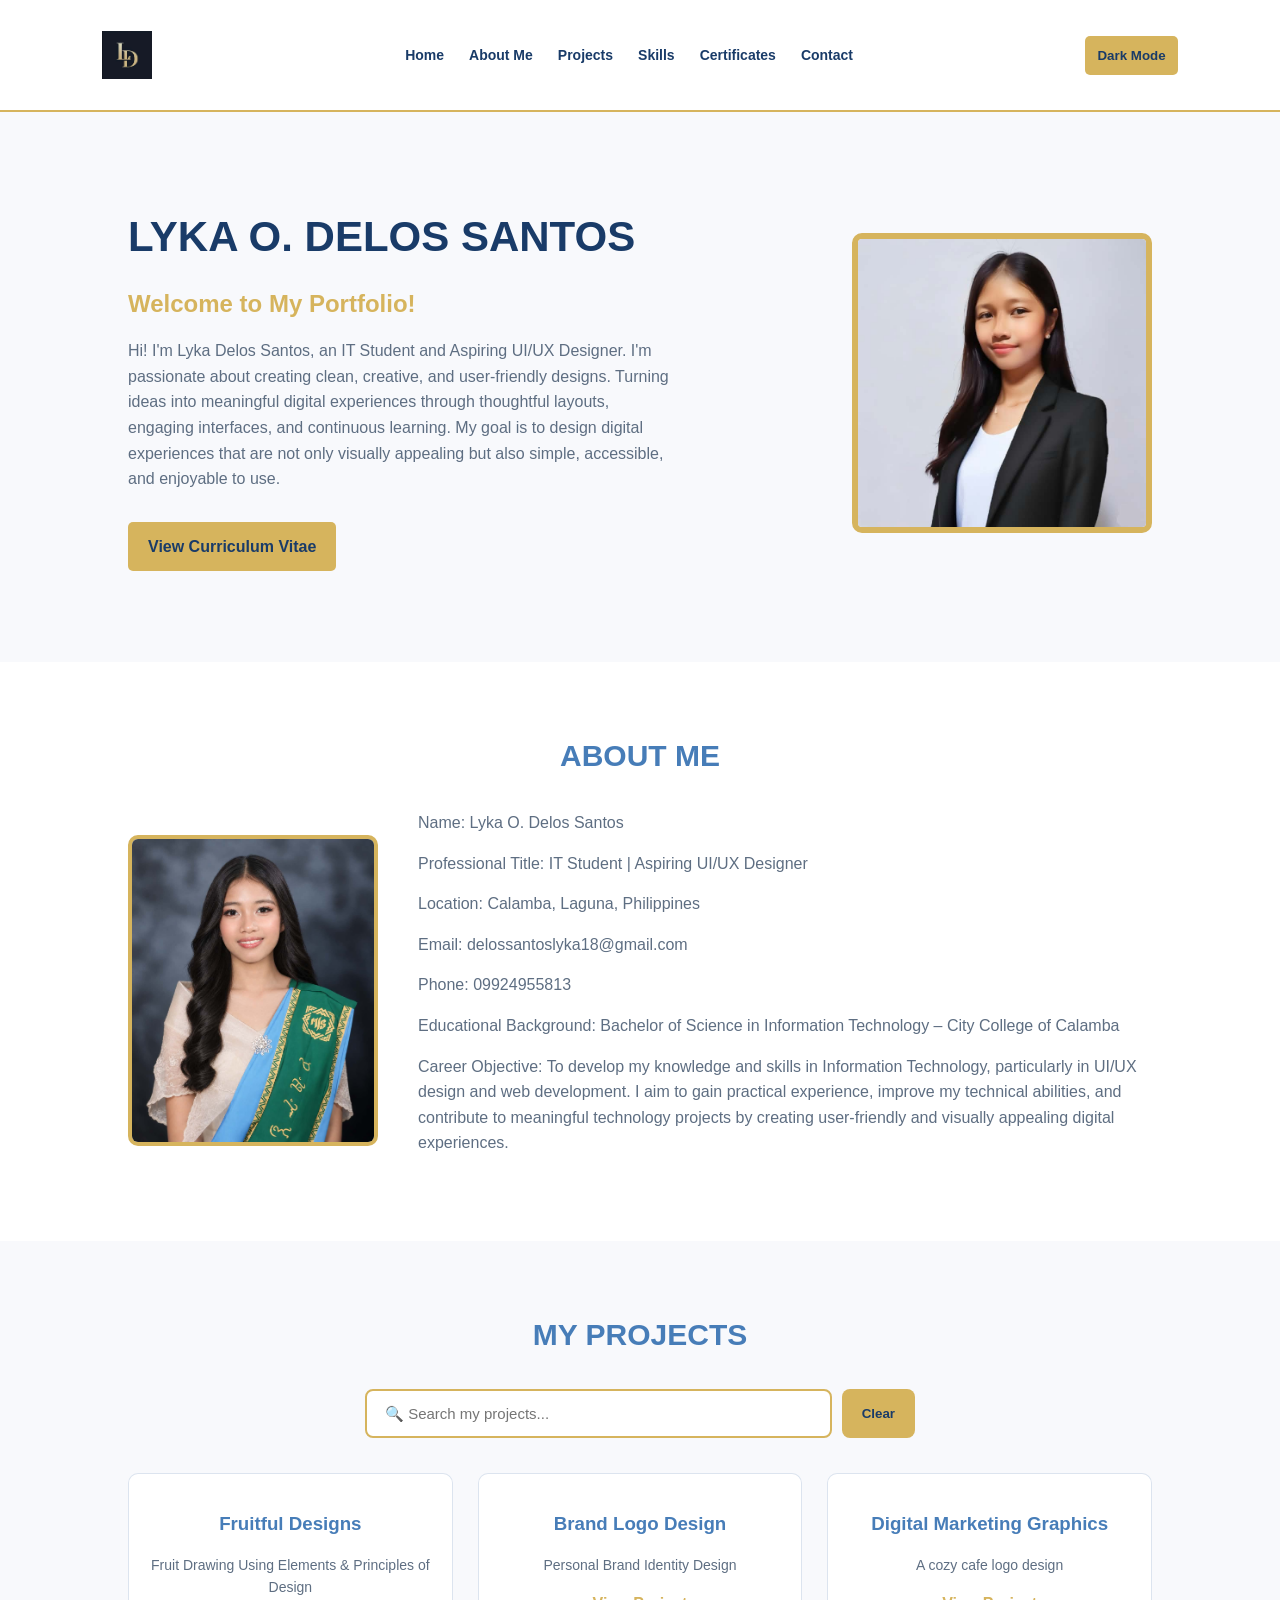
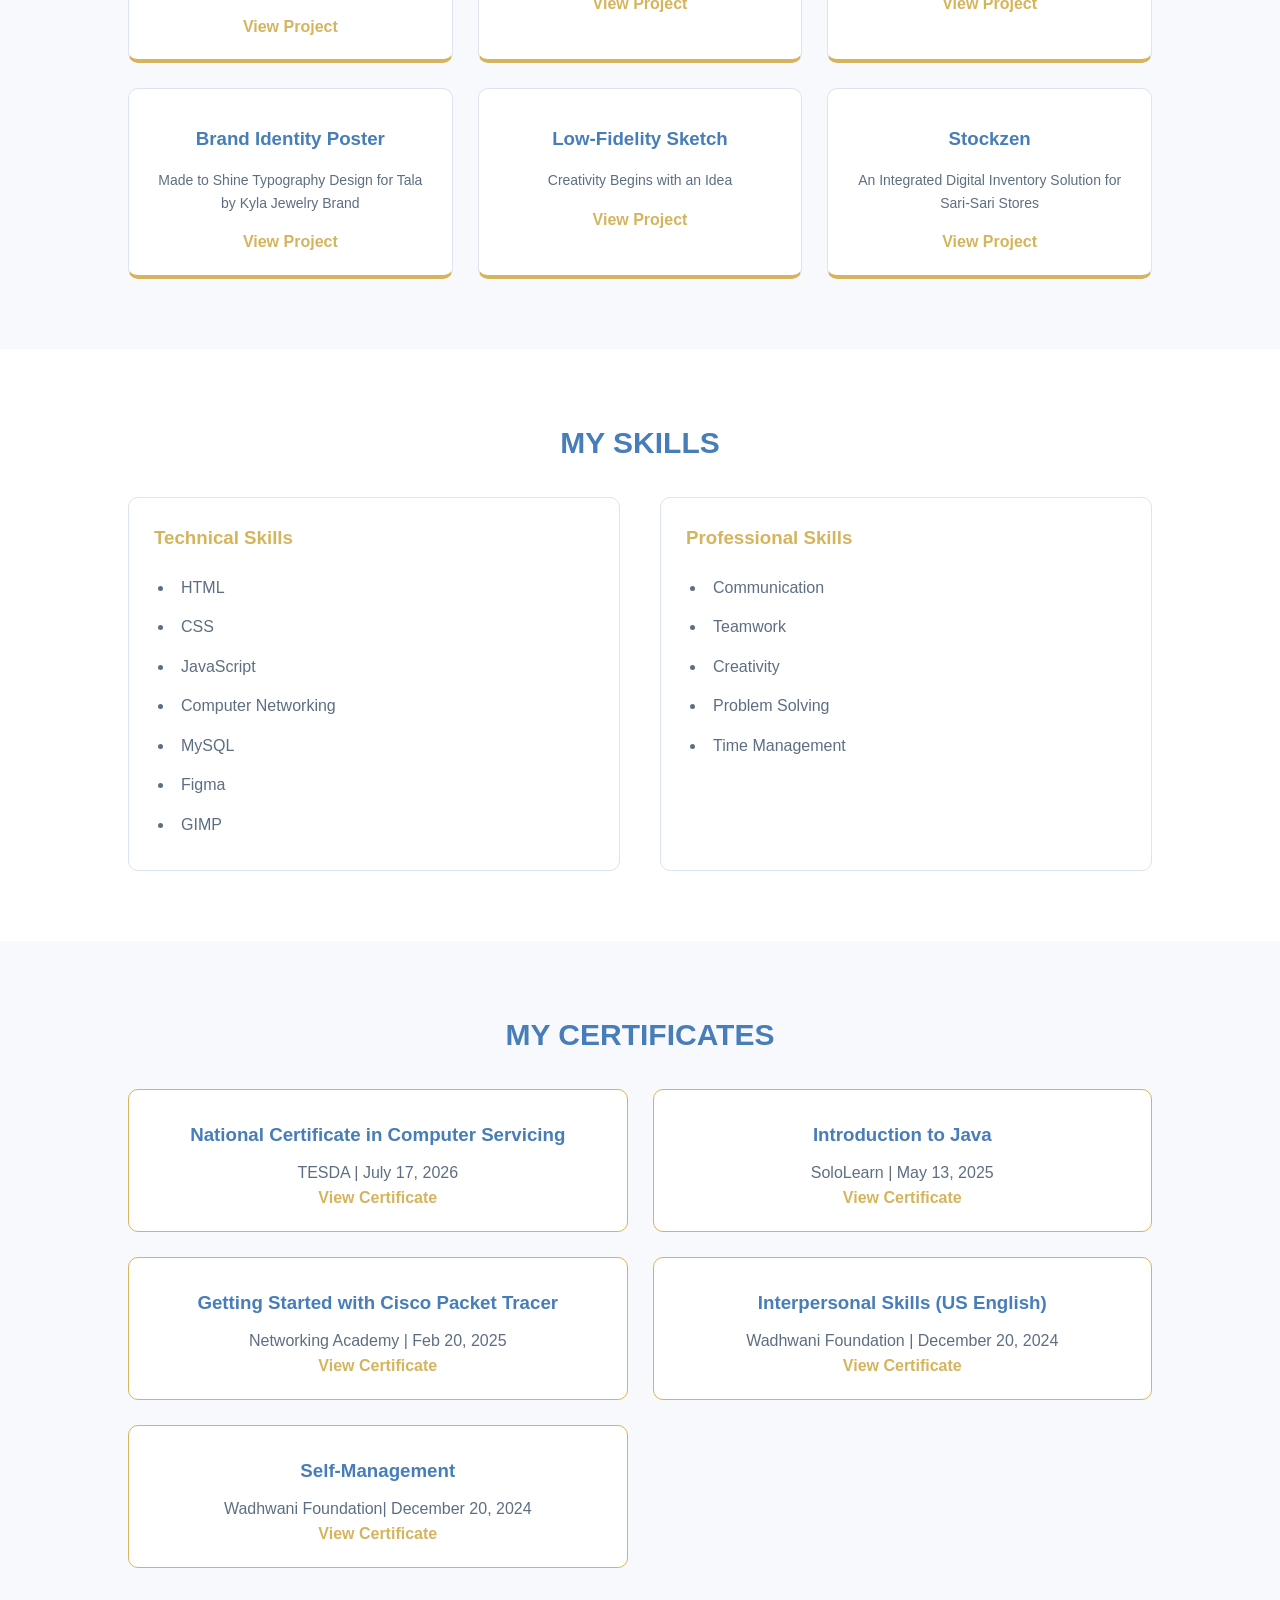
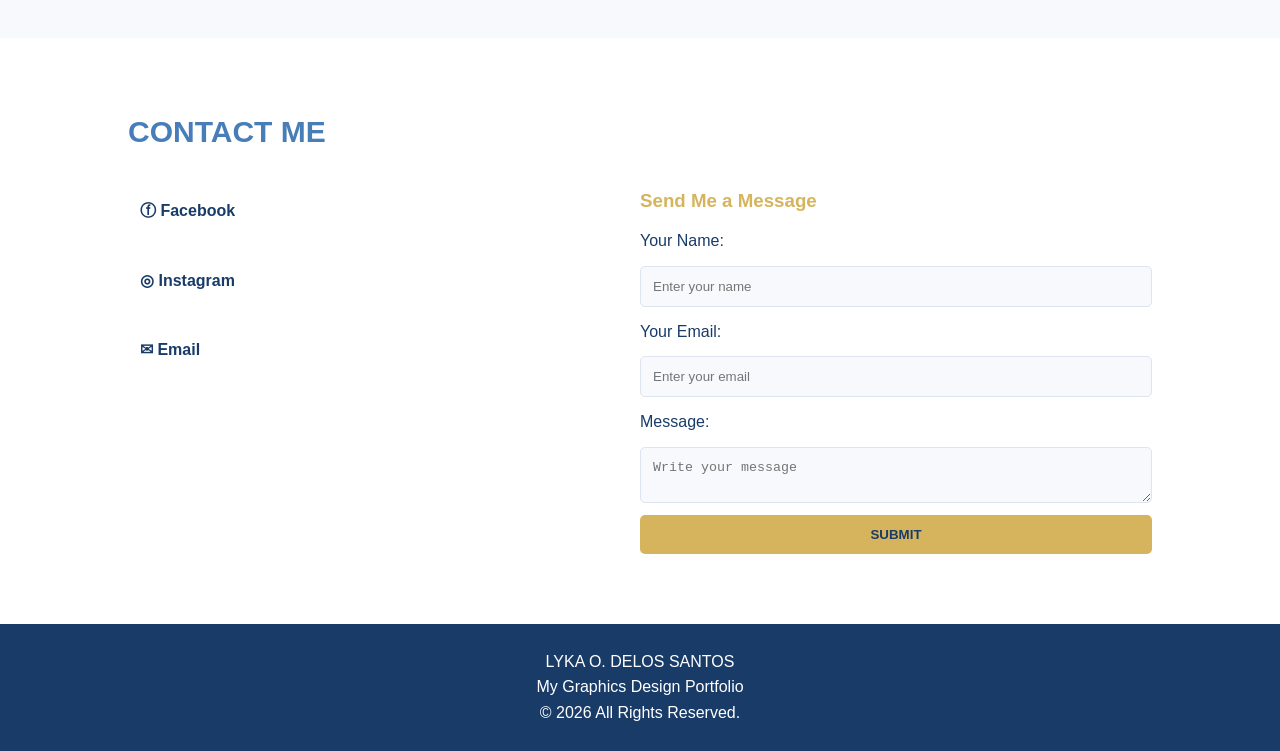
<file: Index.html>
<!DOCTYPE html>
<html lang="en">
<head>
    <meta charset="UTF-8">
    <meta name="viewport" content="width=device-width, initial-scale=1.0">

    <title>Lyka | My CEEL Portfolio</title>

    <link rel="stylesheet" href="style.css">
    <script src="script.js" defer></script>
</head>

<body>

    <!-- NAVIGATION BAR -->
    <header>
        
        <nav>
            <a href="Home.html" class="logo">
            <img src="Images/Lyka's logo.jpeg" alt="Lyka's Logo">
        </a>
<!-- Hamburger Menu Button -->
    <button id="menuToggle" class="menu-toggle" aria-label="Toggle navigation" aria-expanded="false">
        ☰
    </button>
    
            <ul>
                <li><a href="#home">Home</a></li>
                <li><a href="#about">About Me</a></li>
                <li><a href="#projects">Projects</a></li>
                <li><a href="#skills">Skills</a></li>
                <li><a href="#certificates">Certificates</a></li>
                <li><a href="#contact">Contact</a></li>
            </ul>
            <button id="themeToggle" onclick="toggleTheme()">
                Dark Mode 
                </button>
        </nav>
    </header>


    <!-- HOME SECTION -->
    <section id="home">

        <div class="intro">
            <h1>LYKA O. DELOS SANTOS</h1>

            <h2>Welcome to My Portfolio!</h2>

            <p>
                Hi! I'm Lyka Delos Santos, an IT Student and Aspiring UI/UX Designer.
                I'm passionate about creating clean, creative, and user-friendly designs. 
                Turning ideas into meaningful digital experiences through thoughtful layouts, 
                engaging interfaces, and continuous learning.
                My goal is to design digital experiences that are not only visually appealing but also simple, 
                accessible, and enjoyable to use.
            </p>

                 <a href="CVE.html" target="_blank">
                    View Curriculum Vitae
                </a>
        </div>

        <div class="profile-picture">
            <img src="Images\Profile.jpeg" alt="My Profile Picture">
        </div>

    </section>


    <!-- ABOUT ME SECTION -->
    <section id="about">

        <h2>ABOUT ME</h2>

        <div class="about-content">

            <img src="Images\GProfile.jpeg" alt="About Me">

            <div>
                <p>Name: Lyka O. Delos Santos</p>
                <p>Professional Title: IT Student | Aspiring UI/UX Designer</p>
                <p>Location: Calamba, Laguna, Philippines</p>
                <p>Email: delossantoslyka18@gmail.com</p>
                <p>Phone: 09924955813</p>
                <p>Educational Background: Bachelor of Science in Information Technology – City College of Calamba</p>
                <p>Career Objective: To develop my knowledge and skills in Information Technology, particularly in UI/UX design and web development. I aim to gain practical experience, improve my technical abilities, and contribute to meaningful technology projects by creating user-friendly and visually appealing digital experiences.</p>
            </div>

        </div>

    </section>


    <!-- PROJECTS SECTION -->
    <section id="projects">

        <h2>MY PROJECTS</h2>

<!-- PROJECT SEARCH -->
<div class="project-search">
    <input
        type="search"
        id="projectSearch"
        placeholder="🔍 Search my projects..."
        aria-label="Search projects"
    >

    <button type="button" id="clearSearch">Clear</button>
</div>

<p id="noProjects" class="no-projects" style="display: none;">
    No projects found. Try another keyword.
</p>

<!--Activity 1-->
        <div class="project-container">

            <div class="project-card">

                <h3>Fruitful Designs</h3>

                <p>
                    Fruit Drawing Using Elements & Principles of Design

                </p>

                <a href="Activity1.html">
                    View Project
                </a>
            </div>

<!--Activity 2-->
            <div class="project-card">

                <h3>Brand Logo Design</h3>

                <p>Personal Brand Identity Design</p>

                <a href="Activity2.html">
                    View Project
                </a>
            </div>

<!--Activity 4-->

            <div class="project-card">

                <h3>Digital Marketing Graphics</h3>

                <p>
                    A cozy cafe logo design</p>

                <a href="Activity4.html">
                    View Project
                </a>
            </div>

<!--Activity 5-->

            <div class="project-card">

                <h3>Brand Identity Poster</h3>

                <p>
                    Made to Shine Typography Design for Tala by Kyla Jewelry Brand
                </p>

                <a href="Activity5.html">
                    View Project
                </a>
            </div>

<!--Activity 6-->

            <div class="project-card">

                <h3>Low-Fidelity Sketch</h3>

                <p>
                    Creativity Begins with an Idea
                </p>

                <a href="Activity6.html">
                    View Project
                </a>
            </div>
      
<!--Stockzen-->          
            <div class="project-card">

                <h3>Stockzen</h3>

                <p>
                    An Integrated Digital Inventory Solution for Sari-Sari Stores
                </p>

                <a href="Stockzen.html">
                    View Project
                </a>
            </div>


        </div>

    </section>


    <!-- SKILLS SECTION -->
    <section id="skills">

        <h2>MY SKILLS</h2>

        <div class="skills-container">

            <div>
                <h3>Technical Skills</h3>

                <ul>
                    <li>HTML</li>
                    <li>CSS</li>
                    <li>JavaScript</li>
                    <li>Computer Networking</li>
                    <li>MySQL</li>
                    <li>Figma</li>
                    <li>GIMP</li>
                </ul>
            </div>

            <div>
                <h3>Professional Skills</h3>

                <ul>
                    <li>Communication</li>
                    <li>Teamwork</li>
                    <li>Creativity</li>
                    <li>Problem Solving</li>
                    <li>Time Management</li>
                </ul>
            </div>

        </div>

    </section>


    <!-- CERTIFICATES SECTION -->
    <section id="certificates">

        <h2>MY CERTIFICATES</h2>

<!--NCII Cert-->
        <div class="certificate-container">

            <div class="certificate-card">
              
                <h3>National Certificate in Computer Servicing</h3>

                <p>TESDA | July 17, 2026</p>

                <a href="NCII.html">
                    View Certificate
                </a>
            </div>

<!-- Intro to java-->
            <div class="certificate-card">
              
                <h3>Introduction to Java</h3>

                <p>SoloLearn | May 13, 2025</p>

                <a href="JavaCert.html">
                    View Certificate
                </a>
            </div>

<!--Cisco Cert-->
            <div class="certificate-card">

                <h3>Getting Started with Cisco Packet Tracer</h3>

                <p>Networking Academy | Feb 20, 2025</p>

                <a href="CiscoCert.html">
                    View Certificate
                </a>
            </div>

<!--Wadhwani IntraSkills-->
            <div class="certificate-card">

                <h3>Interpersonal Skills (US English)</h3>

                <p>Wadhwani Foundation | December 20, 2024</p>

                <a href="IntraSkills.html">
                    View Certificate
                </a>
            </div>

<!--Wadhwani Self-Management-->
            <div class="certificate-card">

                <h3>Self-Management</h3>

                <p>Wadhwani Foundation| December 20, 2024</p>

                <a href="SelfM.html">
                    View Certificate
                </a>
            </div>

        </div>

    </section>


    <!-- CONTACT SECTION -->
    <section id="contact">

        <h2>CONTACT ME</h2>

        <div class="contact-container">

            <div class="social-links">
                <!-- Facebook -->
                <a href="https://www.facebook.com/lyka.delossantos.5030"
                target="_blank"
                class="social-item">
            

            <span>ⓕ Facebook</span>

        </a>

                 <!-- Instagram -->
                <a href="https://www.instagram.com/lyv_a18?mdxt=MXEycjczYzJxcDk1dQ=="
                target="_blank"
                class="social-item">
            

            <span>◎ Instagram</span>

        </a>

                 <!-- Email -->
                <a href="mailto:delossantoslyka18@gmail.com"
                target="_blank"
                class="social-item">
            

            <span>✉ Email</span>

        </a>

            </div>

            <form action="#" method="post">

                <h3>Send Me a Message</h3>

                <label for="name">Your Name:</label>
                <input type="text" id="name"
                       placeholder="Enter your name" required>

                <label for="email">Your Email:</label>
                <input type="email" id="email"
                       placeholder="Enter your email" required>

                <label for="message">Message:</label>
                <textarea id="message"
                          placeholder="Write your message"
                          required></textarea>

                <button type="submit">SUBMIT</button>

            </form>

        </div>

    </section>


    <!-- FOOTER -->
    <footer>

        <p>LYKA O. DELOS SANTOS</p>

        <p>My Graphics Design Portfolio</p>

        <p>&copy; 2026 All Rights Reserved.</p>

    </footer>

</body>
</html>
</file>
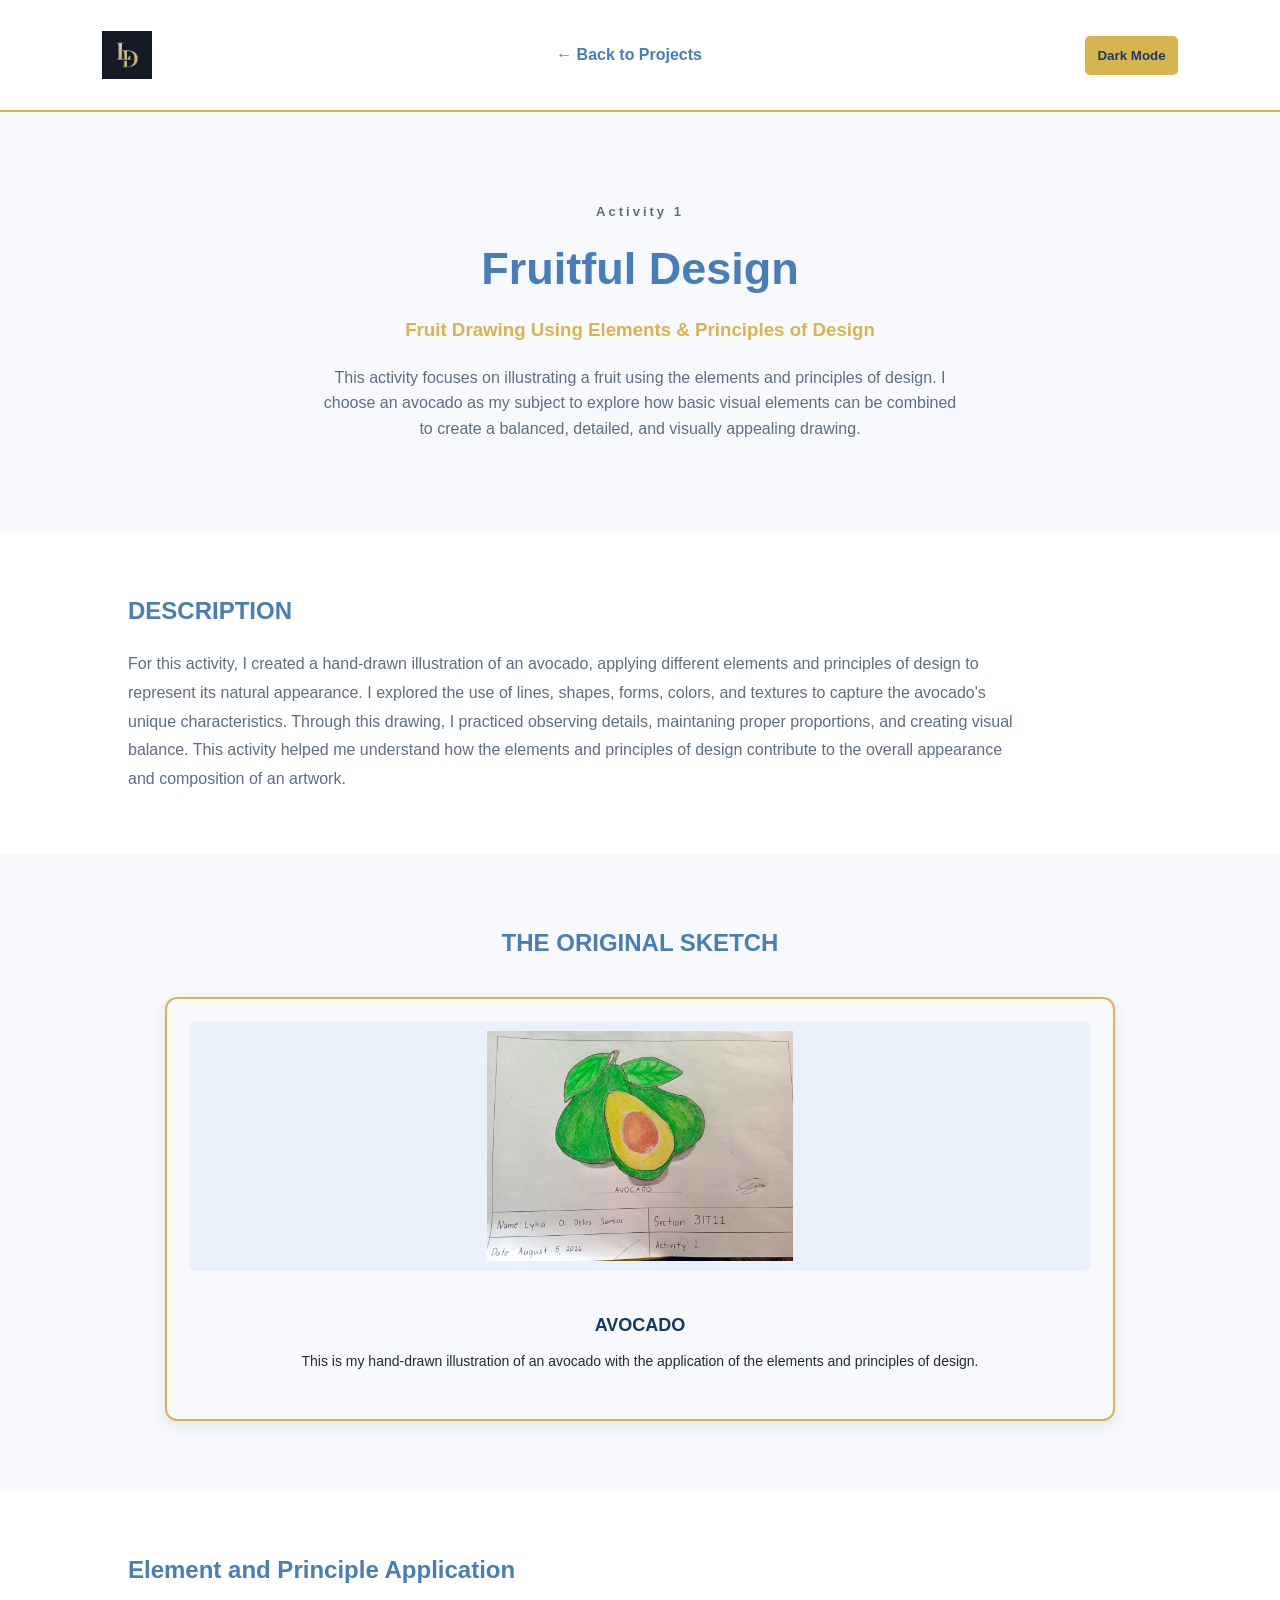
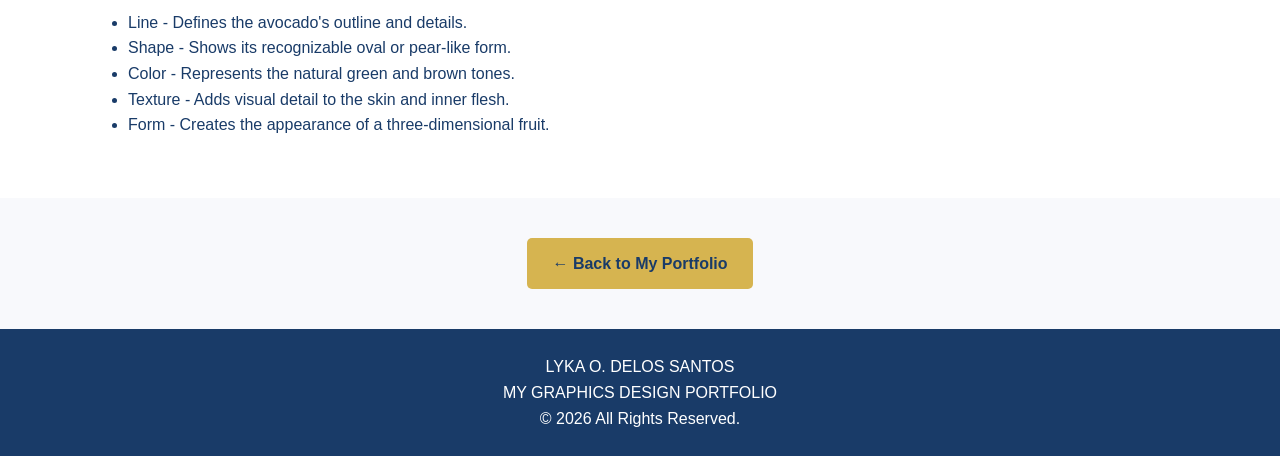
<file: Activity1.html>
<!DOCTYPE html>
<html lang="en">

<head>

    <meta charset="UTF-8">

    <meta name="viewport"
          content="width=device-width, initial-scale=1.0">

    <title>Act1 Project Details | Lyka's Portfolio</title>

    <!-- Connect to Main CSS -->
   <link rel="stylesheet" href="style.css">
    <link rel="stylesheet" href="Activity2.css">

    <!-- Connect to JavaScript -->

    <script src="script.js" defer></script>

</head>

<body>

    <!-- HEADER -->

    <header class="details-header">

        <a href="Index.html" class="logo">
            <img src="Images//Lyka's logo.jpeg" alt="Lyka's Logo">
        </a>


        <a href="Index.html#projects">
            ← Back to Projects
        </a>

        <button id="themeToggle" onclick="toggleTheme()">
            Dark Mode
        </button>

    </header>


    <!-- PROJECT INTRODUCTION -->

    <section class="project-intro">

        <p class="subtitle">Activity 1</p>

        <h1>Fruitful Design</h1>

        <h3>Fruit Drawing Using Elements & Principles of Design</h3>

        <p>
            This activity focuses on illustrating a fruit using the elements and principles of design. 
            I choose an avocado as my subject to explore how basic visual elements can be combined to create a balanced, 
            detailed, and visually appealing drawing. 
        </p>

    </section>


    <!-- PROJECT DETAILS -->

    <section class="project-information">

        <h2>DESCRIPTION</h2>

        <p>
            For this activity, I created a hand-drawn illustration of an avocado, applying different elements and principles of design
            to represent its natural appearance. I explored the use of lines, shapes, forms, colors, and textures to capture the avocado's
            unique characteristics. Through this drawing, I practiced observing details, maintaning proper proportions, and creating visual balance. 
            This activity helped me understand how the elements and principles of design contribute to the overall appearance and composition of an artwork. 
        </p>


    </section>


    <!-- ORIGINAL SKETCH -->

    <section class="artwork-section">

        <div class="section-heading">

            <p class="subtitle"></p>

            <h2>THE ORIGINAL SKETCH</h2>


        </div>

        <div class="artwork-card">

            <img src="Images/Activity 1_Fruitful_Designs.jpg"
                 alt="Original hand-drawn project sketch">

            <div class="artwork-caption">

                <h3>AVOCADO</h3>

            <p>This is my hand-drawn illustration of an avocado with the application of the elements and principles of design.</p>

            </div>

        </div>

    </section>

    <section class="project-information">

        <h2>Element and Principle Application</h2>

        <ul>
            <li>Line - Defines the avocado's outline and details.</li>
            <li>Shape - Shows its recognizable oval or pear-like form.</li>
            <li>Color - Represents the natural green and brown tones.</li>
            <li>Texture - Adds visual detail to the skin and inner flesh.</li>
            <li>Form - Creates the appearance of a three-dimensional fruit.</li>
        </ul>

    </section>

    <!-- BACK TO PROJECTS -->

    <div class="back-project">

        <a href="Index.html#projects">
            ← Back to My Portfolio
        </a>

    </div>


    <!-- FOOTER -->

    <footer>

        <p>LYKA O. DELOS SANTOS</p>

        <p>MY GRAPHICS DESIGN PORTFOLIO</p>

        <p>© 2026 All Rights Reserved.</p>

    </footer>


</body>

</html>
</file>
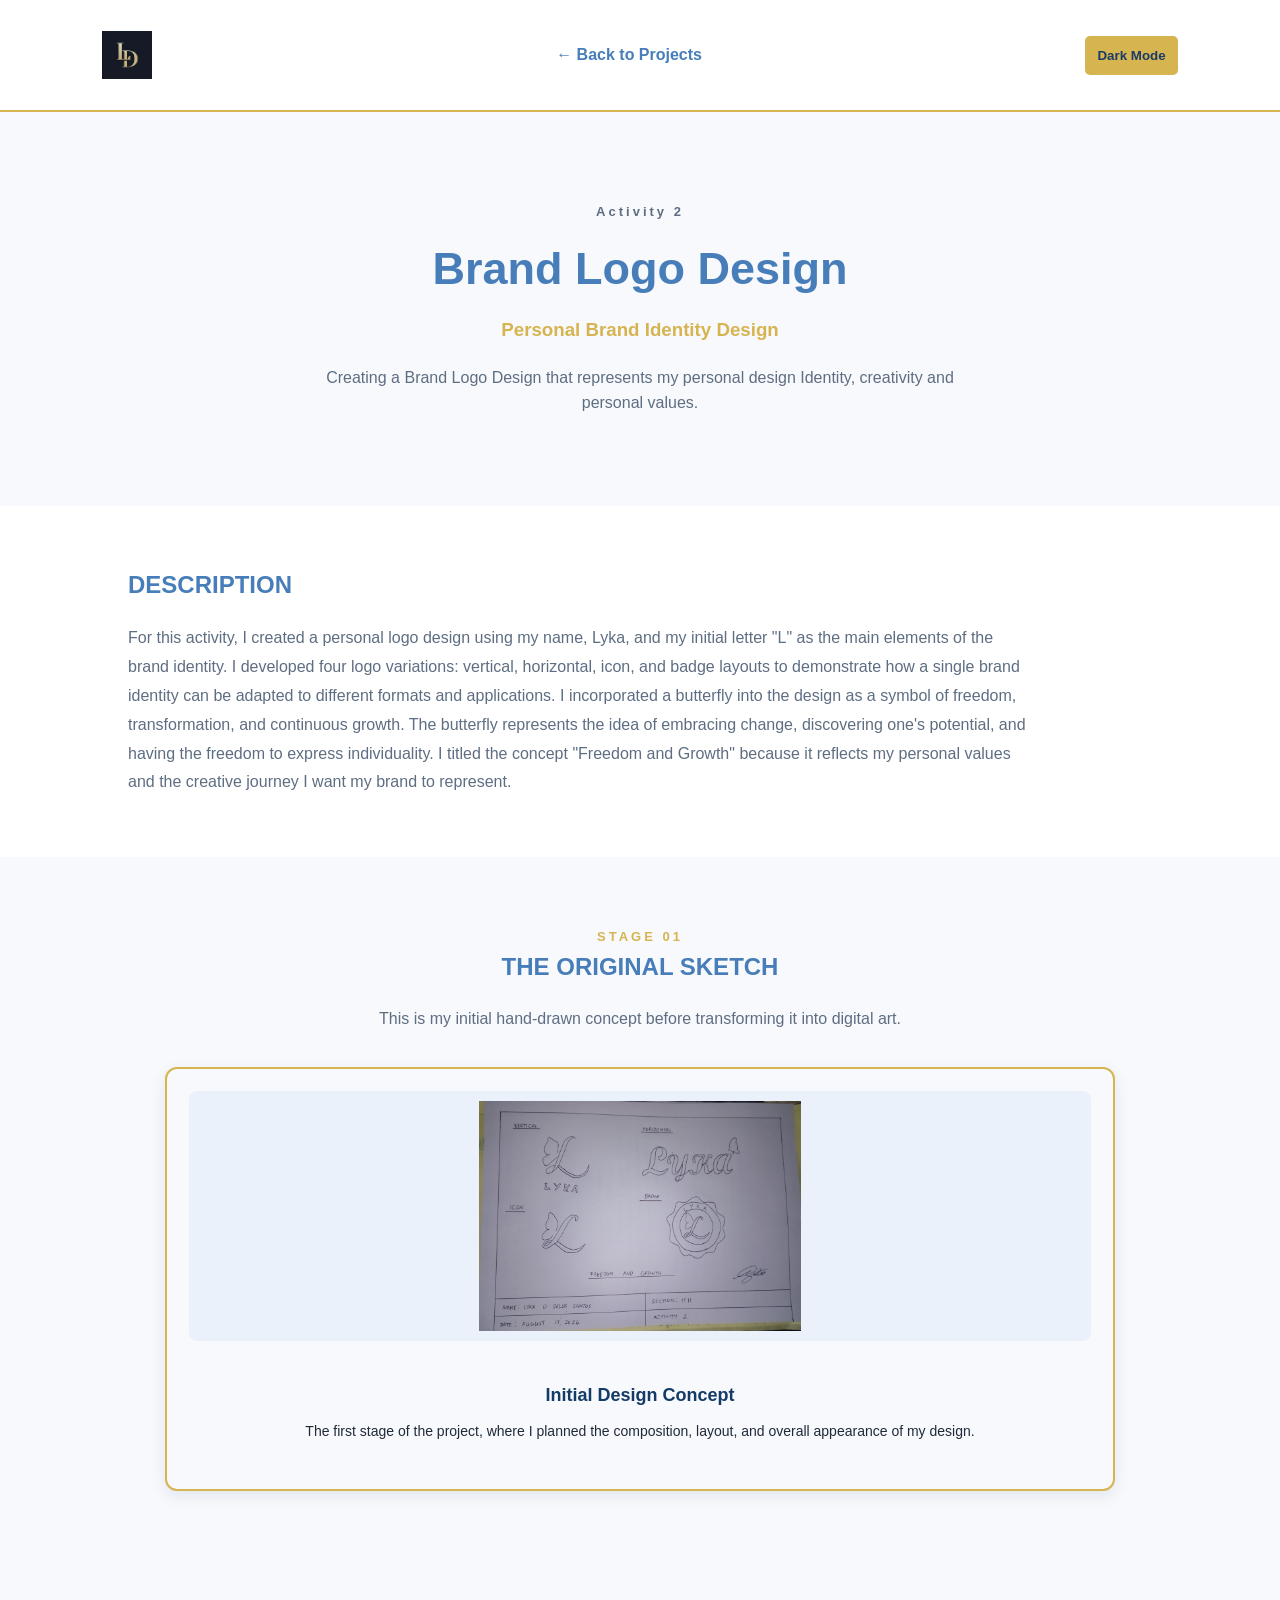
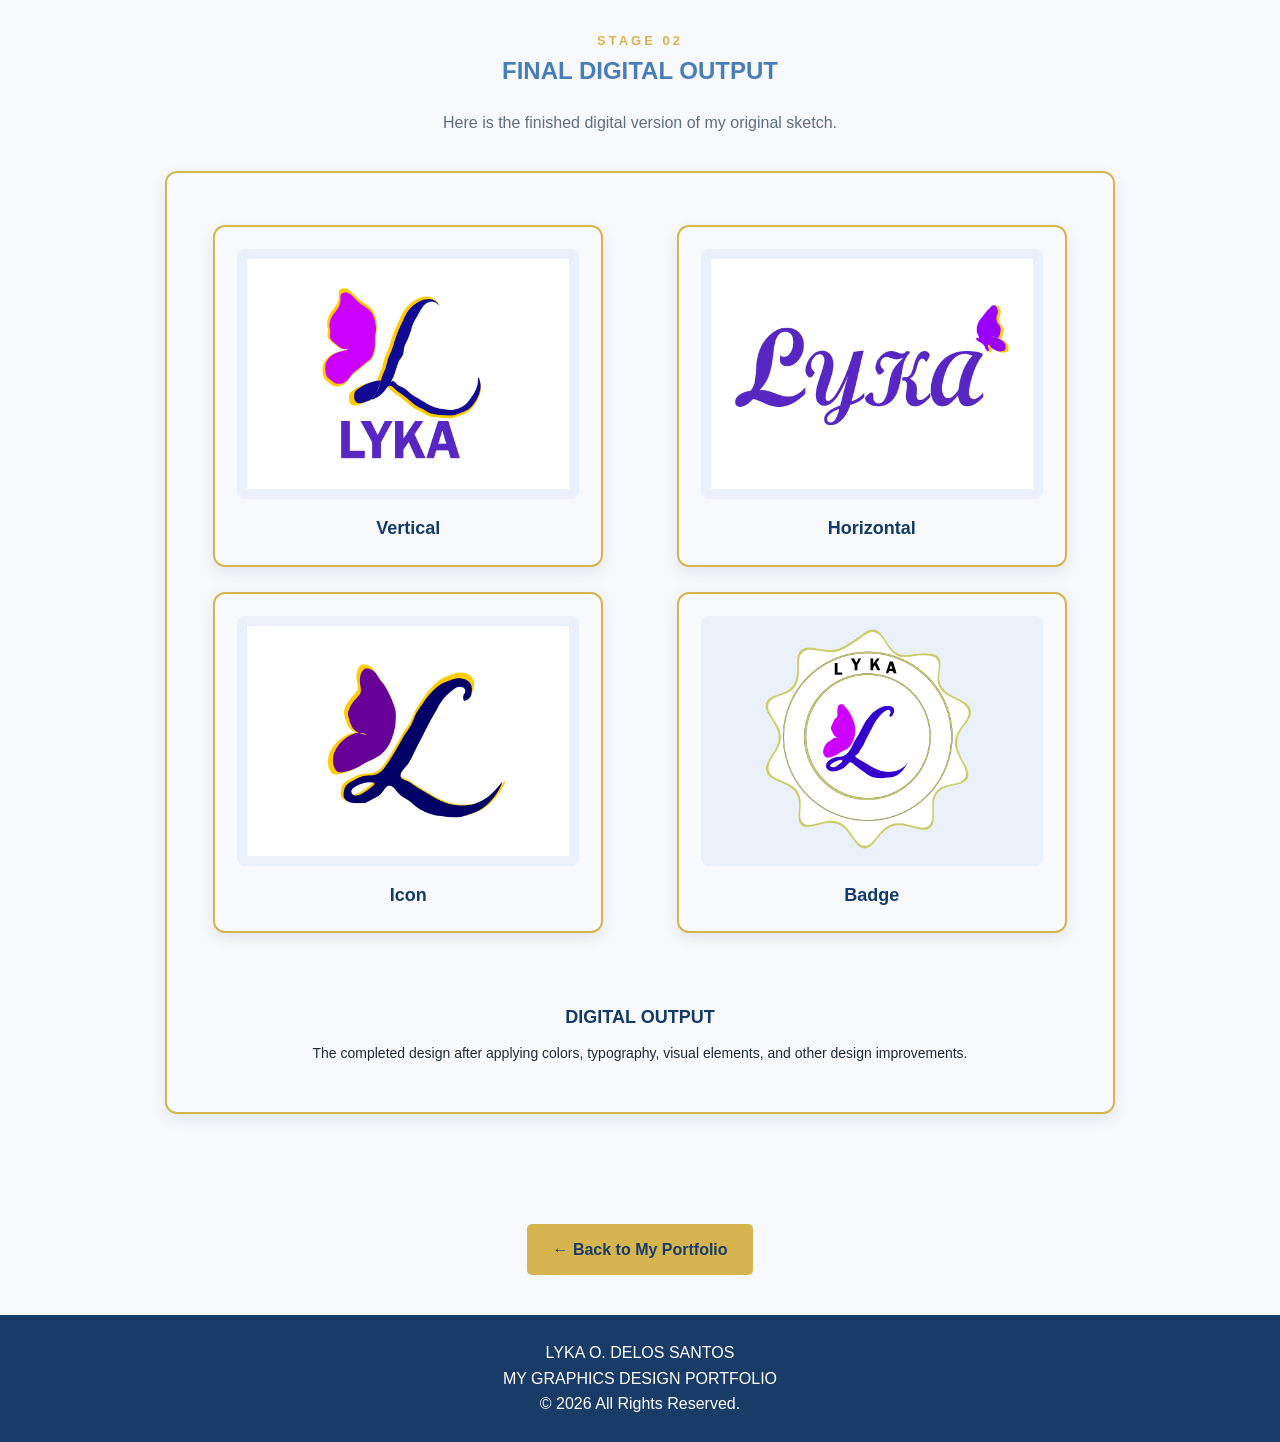
<file: Activity2.html>
<!DOCTYPE html>
<html lang="en">

<head>

    <meta charset="UTF-8">

    <meta name="viewport"
          content="width=device-width, initial-scale=1.0">

    <title>Act2 Project Details | Lyka's Portfolio</title>

    <!-- Connect to Main CSS -->
   <link rel="stylesheet" href="style.css">
    <link rel="stylesheet" href="Activity2.css">

    <!-- Connect to JavaScript -->

    <script src="script.js" defer></script>

</head>

<body>

    <!-- HEADER -->

    <header class="details-header">

        <a href="Index.html" class="logo">
            <img src="Images/Lyka's logo.jpeg" alt="Lyka's Logo">
        </a>


        <a href="Index.html#projects">
            ← Back to Projects
        </a>

        <button id="themeToggle" onclick="toggleTheme()">
            Dark Mode
        </button>

    </header>


    <!-- PROJECT INTRODUCTION -->

    <section class="project-intro">

        <p class="subtitle">Activity 2</p>

        <h1>Brand Logo Design</h1>

        <h3>Personal Brand Identity Design</h3>

        <p>
            Creating a Brand Logo Design that represents my personal design Identity, 
            creativity and personal values. 
        </p>

    </section>


    <!-- PROJECT DETAILS -->

    <section class="project-information">

        <h2>DESCRIPTION</h2>

        <p>For this activity, I created a personal logo design using my name, Lyka, and my initial letter "L" as the main elements of the brand identity. 
            I developed four logo variations: vertical, horizontal, icon, and badge layouts to demonstrate how a single brand identity can be adapted to 
            different formats and applications. I incorporated a butterfly into the design as a symbol of freedom, transformation, and continuous growth. 
            The butterfly represents the idea of embracing change, discovering one's potential, and having the freedom to express individuality. 
            I titled the concept "Freedom and Growth" because it reflects my personal values and the creative journey I want my brand to represent.
    </section>


    <!-- ORIGINAL SKETCH -->

    <section class="artwork-section">

        <div class="section-heading">

            <p class="subtitle">STAGE 01</p>

            <h2>THE ORIGINAL SKETCH</h2>

            <p>
                This is my initial hand-drawn concept
                before transforming it into digital art.
            </p>

        </div>

        <div class="artwork-card">

            <img src="Images/SketchActivity2.jpg"
                 alt="Original hand-drawn project sketch">

            <div class="artwork-caption">

                <h3>Initial Design Concept</h3>

                <p>
                    The first stage of the project,
                    where I planned the composition,
                    layout, and overall appearance
                    of my design.
                </p>

            </div>

        </div>

    </section>


    <!-- DIGITAL OUTPUT -->

    <section class="artwork-section">

        <div class="section-heading">

            <p class="subtitle">STAGE 02</p>

            <h2>FINAL DIGITAL OUTPUT</h2>

            <p>
                Here is the finished digital version
                of my original sketch.
            </p>

        </div>

        <div class="artwork-card">

    
<div class="artwork-container">

    <div class="artwork-card">
        <img src="Images/Act2Vertical Logo.png" alt="Vertical Logo">
        <h3 class="h3">Vertical</h3>
    </div>

    <div class="artwork-card">
        <img src="Images/HorizontalAct2.png" alt="Horizontal Logo">
        <h3>Horizontal</h3>
    </div>

    <div class="artwork-card">
        <img src="Images/IconAct2.png" alt="Icon Logo">
        <h3>Icon</h3>
    </div>

    <div class="artwork-card">
        <img src="Images/Act1Badge.png" alt="Badge Design">
        <h3>Badge</h3>
    </div>

</div>


            <div class="artwork-caption">

                <h3>DIGITAL OUTPUT</h3>

                <p>
                    The completed design after applying
                    colors, typography, visual elements,
                    and other design improvements.
                </p>

            </div>

        </div>

    </section>


    <!-- BACK TO PROJECTS -->

    <div class="back-project">

        <a href="Index.html#projects">
            ← Back to My Portfolio
        </a>

    </div>


    <!-- FOOTER -->

    <footer>

        <p>LYKA O. DELOS SANTOS</p>

        <p>MY GRAPHICS DESIGN PORTFOLIO</p>

        <p>© 2026 All Rights Reserved.</p>

    </footer>


</body>

</html>
</file>
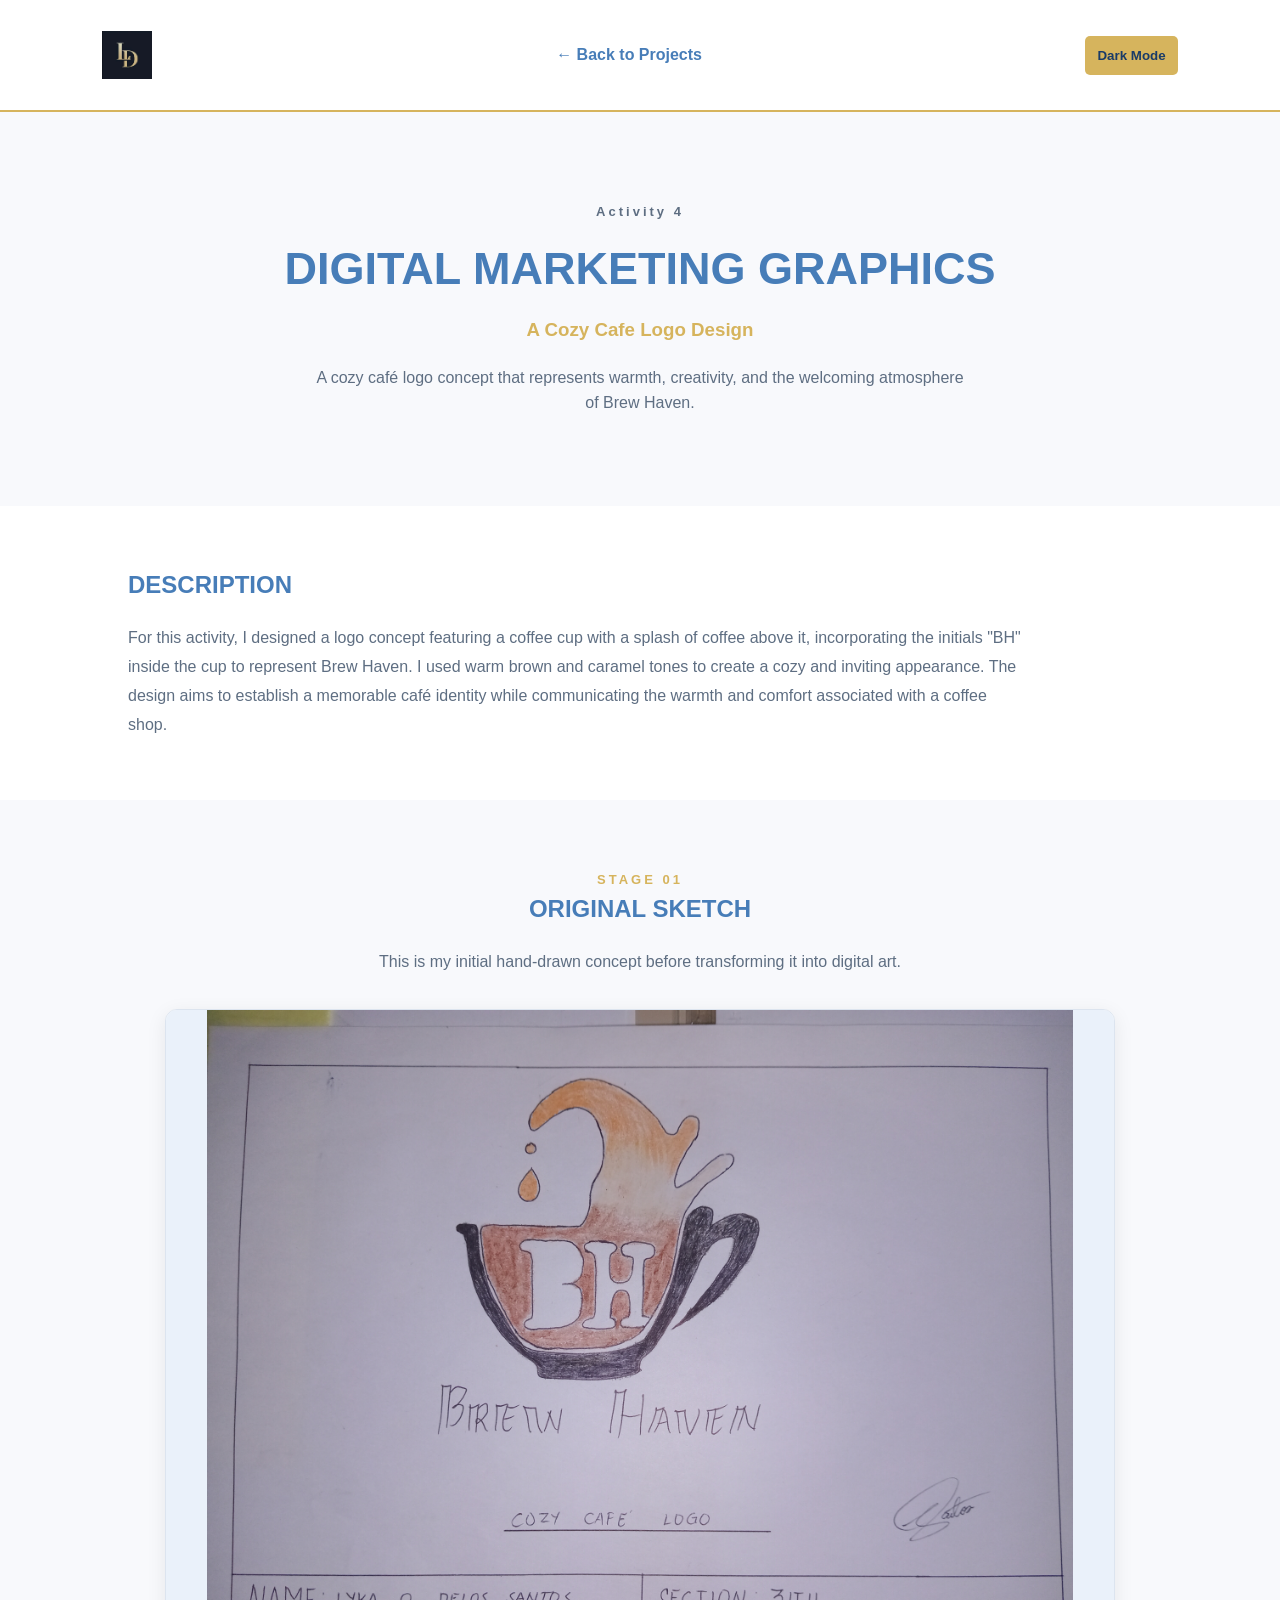
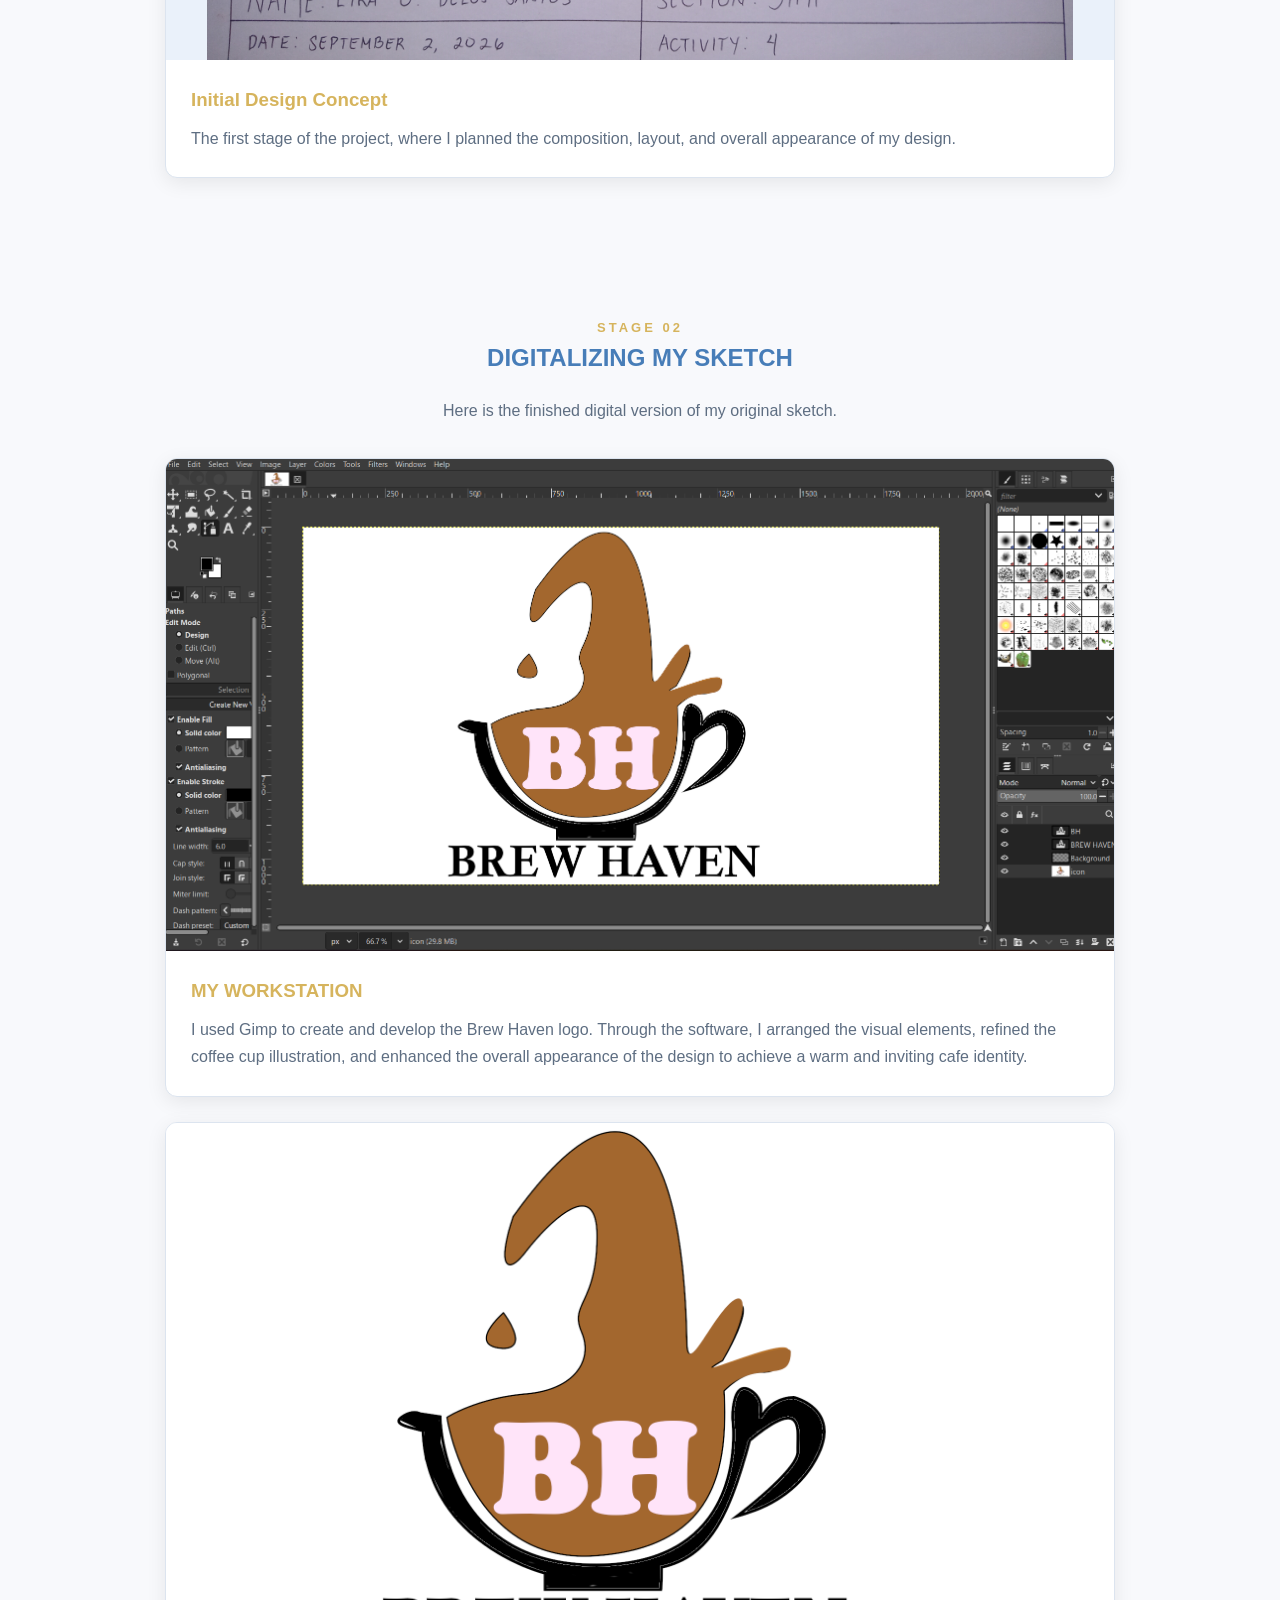
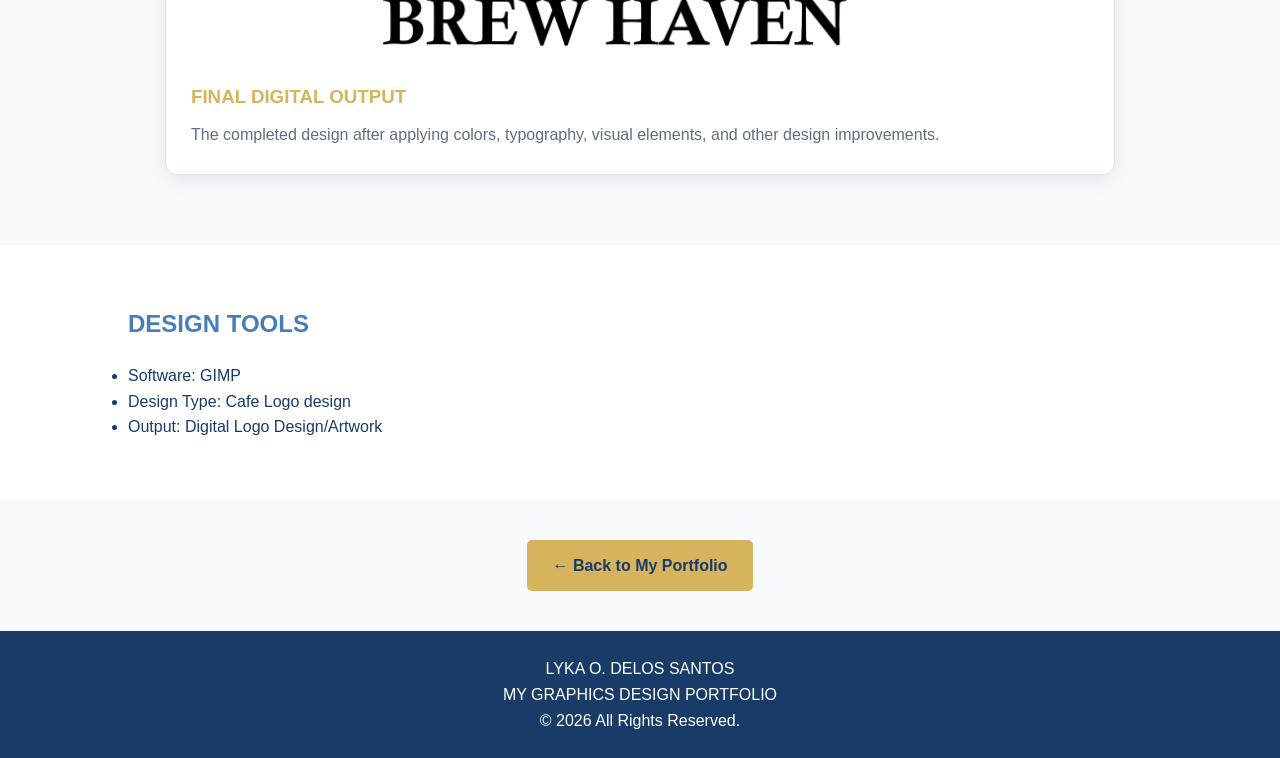
<file: Activity4.html>
<!DOCTYPE html>
<html lang="en">

<head>

    <meta charset="UTF-8">

    <meta name="viewport"
          content="width=device-width, initial-scale=1.0">

    <title>Act 4 Project Details | Lyka's Portfolio</title>

    <!-- Connect to Main CSS -->
   <link rel="stylesheet" href="style.css">
    <link rel="stylesheet" href="Activity4.css">

    <script src="script.js" defer></script>

</head>

<body>

    <!-- HEADER -->

    <header class="details-header">

        <a href="Index.html" class="logo">
            <img src="Images/Lyka's logo.jpeg" alt="Lyka's Logo">
        </a>


        <a href="Index.html#projects">
            ← Back to Projects
        </a>

        <button id="themeToggle" onclick="toggleTheme()">
            Dark Mode
        </button>

    </header>


    <!-- PROJECT INTRODUCTION -->

    <section class="project-intro">

        <p class="subtitle">Activity 4</p>

        <h1>DIGITAL MARKETING GRAPHICS</h1>

        <h3>A Cozy Cafe Logo Design</h3>

        <p>A cozy café logo concept that represents warmth, 
            creativity, and the welcoming atmosphere of Brew Haven.</p>

    </section>


    <!-- PROJECT DETAILS -->

    <section class="project-information">

        <h2>DESCRIPTION</h2>

        <p>For this activity, I designed a logo concept featuring a coffee cup with a splash of coffee 
            above it, incorporating the initials "BH" inside the cup to represent Brew Haven. 
            I used warm brown and caramel tones to create a cozy and inviting appearance. 
            The design aims to establish a memorable café identity while communicating the warmth and 
            comfort associated with a coffee shop.</p>


    </section>


    <!-- ORIGINAL SKETCH -->

    <section class="artwork-section">

        <div class="section-heading">

            <p class="subtitle">STAGE 01</p>

            <h2>ORIGINAL SKETCH</h2>

            <p>
                This is my initial hand-drawn concept
                before transforming it into digital art.
            </p>

        </div>

        <div class="artwork-card">

            <img src="Images/BrewHaven.jpg"
                 alt="Original hand-drawn project sketch">

            <div class="artwork-caption">

                <h3>Initial Design Concept</h3>

                <p>
                    The first stage of the project,
                    where I planned the composition,
                    layout, and overall appearance
                    of my design.
                </p>

            </div>

        </div>

    </section>


    <!-- DIGITAL OUTPUT -->

    <section class="artwork-section">

        <div class="section-heading">

            <p class="subtitle">STAGE 02</p>

            <h2>DIGITALIZING MY SKETCH</h2>

            <p>
                Here is the finished digital version
                of my original sketch.
            </p>

        </div>

                <div class="artwork-card">

            <img src="Images/SSBH.png"
                 alt="Final digital artwork">

            <div class="artwork-caption">

                <h3>MY WORKSTATION</h3>

                <p>
                    I used Gimp to create and develop the Brew Haven logo. Through the software, 
                    I arranged the visual elements, refined the coffee cup illustration, and enhanced 
                    the overall appearance of the design to achieve a warm and inviting cafe identity.
                </p>

            </div>

        </div> <br>



        <div class="artwork-card">

            <img src="Images/Cozy Cafe logo (1).png"
                 alt="Final digital artwork">

            <div class="artwork-caption">

                <h3>FINAL DIGITAL OUTPUT</h3>

                <p>
                    The completed design after applying
                    colors, typography, visual elements,
                    and other design improvements.
                </p>

            </div>

        </div> 

    </section>

    
        <section class="project-information">

        <h2>DESIGN TOOLS</h2>

        <ul>
            <li>Software: GIMP</li>
            <li>Design Type: Cafe Logo design</li>
            <li>Output: Digital Logo Design/Artwork</li>
        </ul>

    </section>


    <!-- BACK TO PROJECTS -->

    <div class="back-project">

        <a href="Index.html#projects">
            ← Back to My Portfolio
        </a>

    </div>


    <!-- FOOTER -->

    <footer>

        <p>LYKA O. DELOS SANTOS</p>

        <p>MY GRAPHICS DESIGN PORTFOLIO</p>

        <p>© 2026 All Rights Reserved.</p>

    </footer>


</body>

</html>
</file>
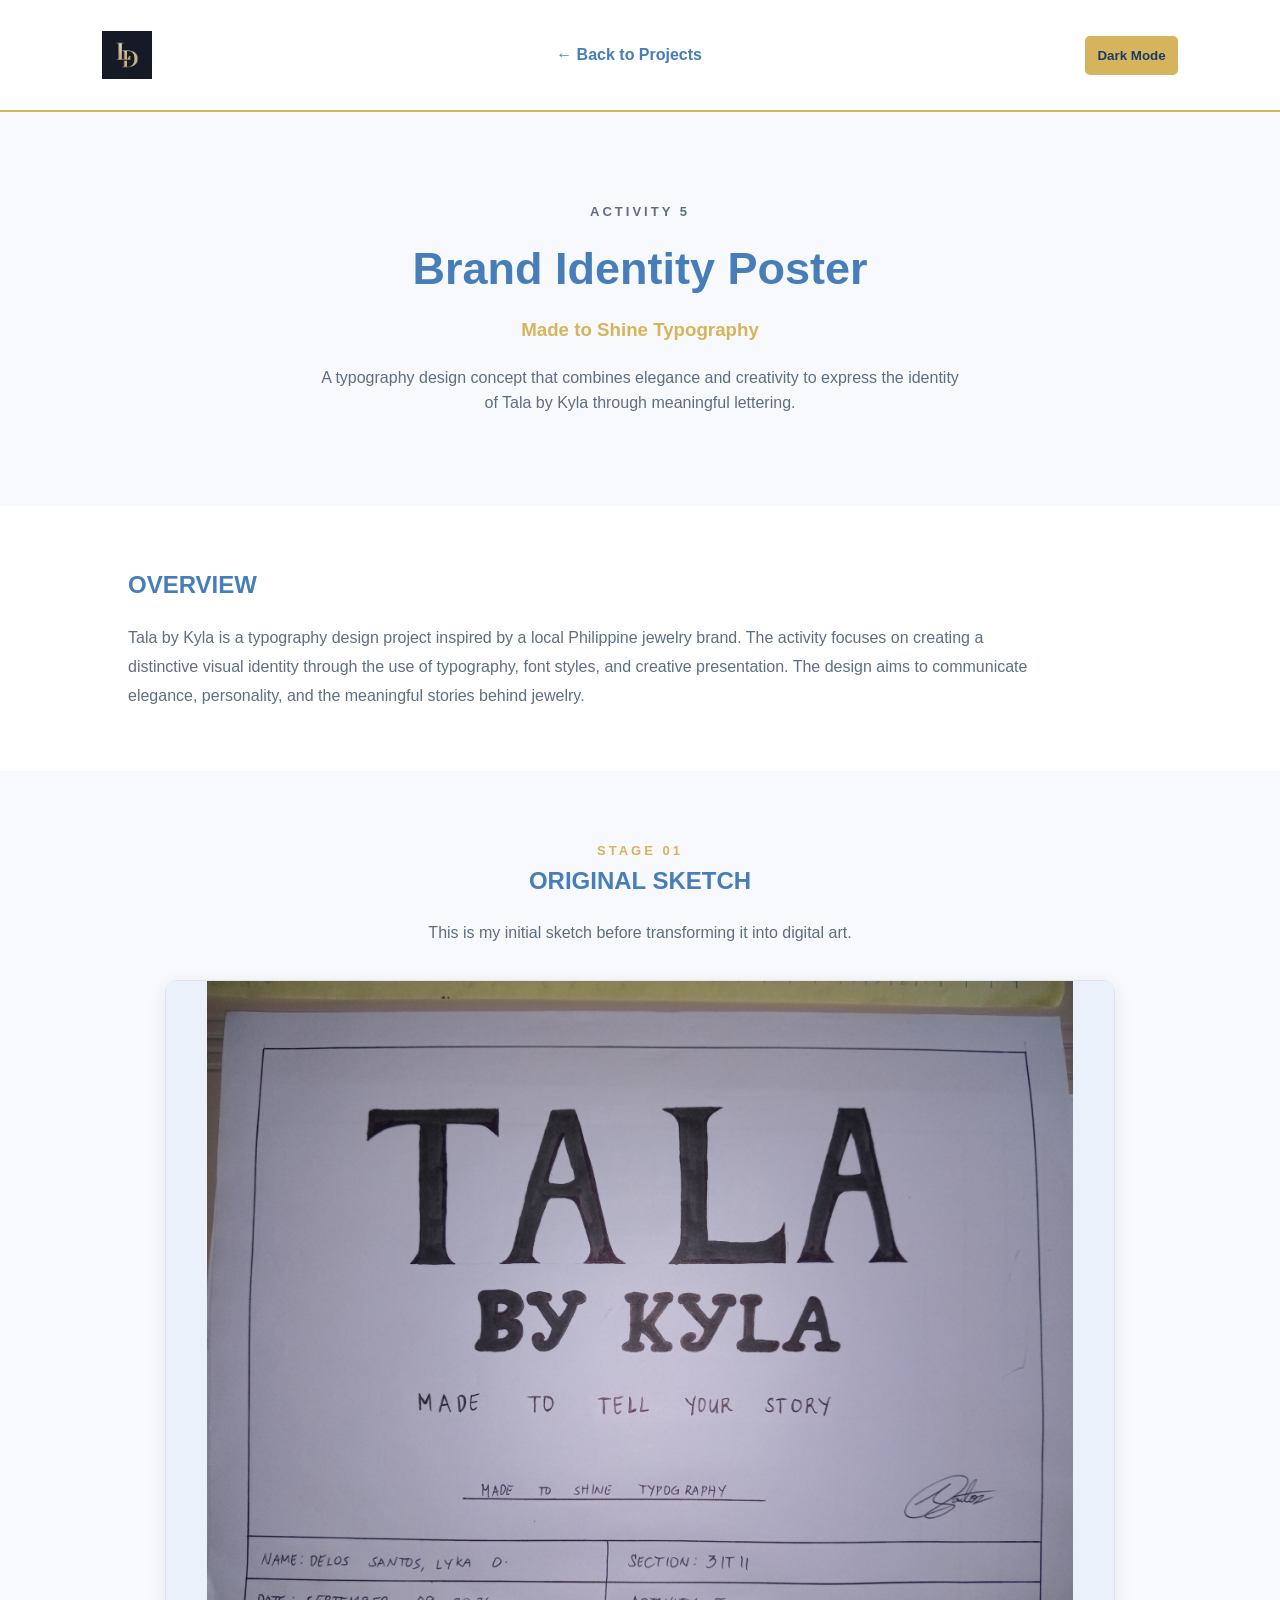
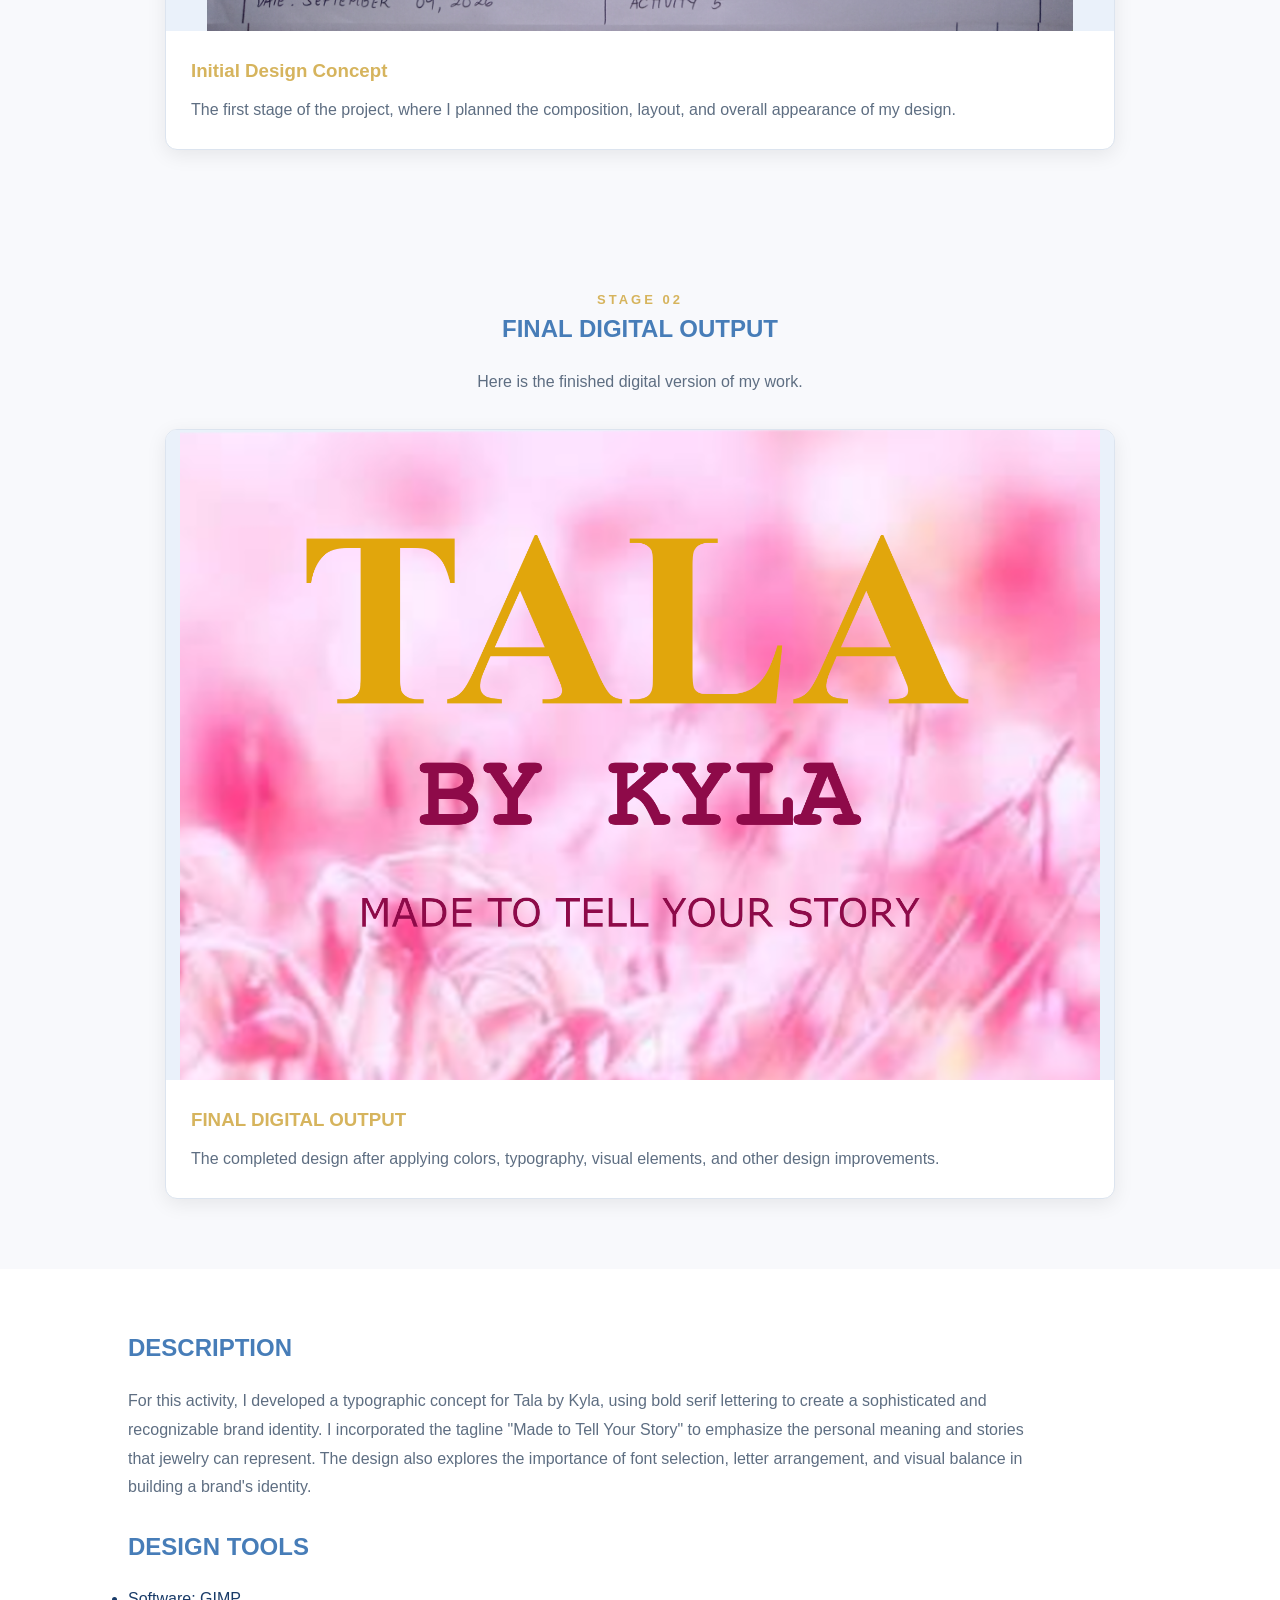
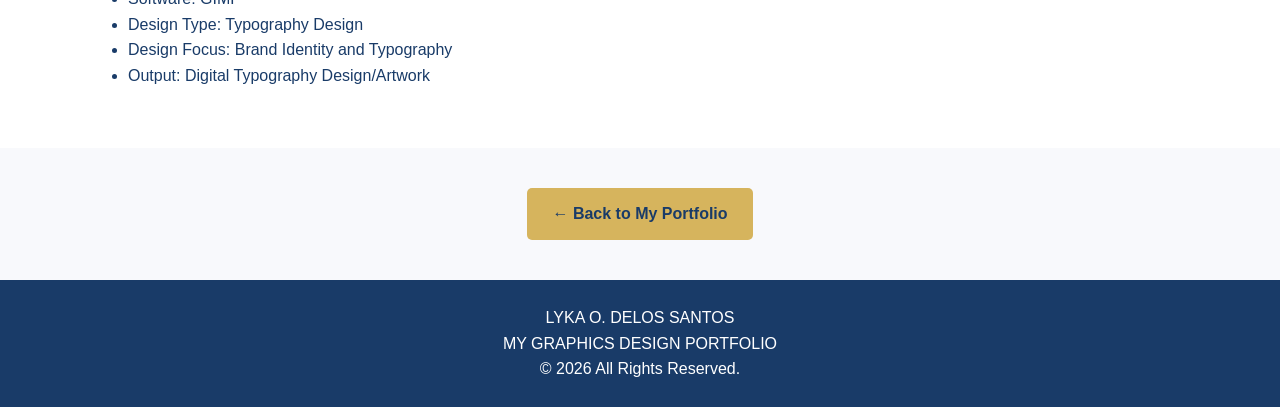
<file: Activity5.html>
<!DOCTYPE html>
<html lang="en">

<head>

    <meta charset="UTF-8">

    <meta name="viewport"
          content="width=device-width, initial-scale=1.0">

    <title>Act5 Project Details | Lyka's Portfolio</title>

    <!-- Connect to Main CSS -->
   <link rel="stylesheet" href="style.css">
    <link rel="stylesheet" href="Activity5.css">

    <script src="script.js" defer></script>

</head>

<body>

    <!-- HEADER -->

    <header class="details-header">

        <a href="Index.html" class="logo">
            <img src="Images/Lyka's logo.jpeg" alt="Lyka's Logo">
        </a>


        <a href="Index.html#projects">
            ← Back to Projects
        </a>

        <button id="themeToggle" onclick="toggleTheme()">
            Dark Mode
        </button>

    </header>


    <!-- PROJECT INTRODUCTION -->

    <section class="project-intro">

        <p class="subtitle">ACTIVITY 5</p>

        <h1>Brand Identity Poster</h1>

        <h3>Made to Shine Typography</h3>

        <p> A typography design concept that combines elegance and creativity 
            to express the identity of Tala by Kyla through meaningful lettering. </p>

    </section>


    <!-- PROJECT DETAILS -->

    <section class="project-information">

        <h2>OVERVIEW</h2>

        <p>Tala by Kyla is a typography design project inspired by a local Philippine jewelry brand. 
            The activity focuses on creating a distinctive visual identity through the use of typography, 
            font styles, and creative presentation. The design aims to communicate elegance, personality, 
            and the meaningful stories behind jewelry.</p>


    </section>


    <!-- ORIGINAL SKETCH -->

    <section class="artwork-section">

        <div class="section-heading">

            <p class="subtitle">STAGE 01</p>

            <h2>ORIGINAL SKETCH</h2>

            <p>
                This is my initial sketch
                before transforming it into digital art.
            </p>

        </div>

        <div class="artwork-card">

            <img src="Images/TalaAct5.jpg"
                 alt="Original hand-drawn project sketch">

            <div class="artwork-caption">

                <h3>Initial Design Concept</h3>

                <p>
                    The first stage of the project,
                    where I planned the composition,
                    layout, and overall appearance
                    of my design.
                </p>

            </div>

        </div>

    </section>



    <!-- DIGITAL OUTPUT -->

    <section class="artwork-section">

        <div class="section-heading">

            <p class="subtitle">STAGE 02</p>

            <h2>FINAL DIGITAL OUTPUT</h2>

            <p>
                Here is the finished digital version
                of my work.
            </p>

        </div>

        <div class="artwork-card">

            <img src="Images/Act5Digital.png"
                 alt="Final digital artwork">

            <div class="artwork-caption">

                <h3>FINAL DIGITAL OUTPUT</h3>

                <p>
                    The completed design after applying
                    colors, typography, visual elements,
                    and other design improvements.
                </p>

            </div>

        </div>

    </section>

    <section class="project-information">

        <h2>DESCRIPTION</h2>

        <p>For this activity, I developed a typographic concept for Tala by Kyla, using bold serif lettering to 
            create a sophisticated and recognizable brand identity. I incorporated the tagline "Made to Tell Your Story" 
            to emphasize the personal meaning and stories that jewelry can represent. The design also explores the 
            importance of font selection, letter arrangement, and visual balance in building a brand's identity.</p>


<br>

        <h2>DESIGN TOOLS</h2>

        <ul>
            <li>Software: GIMP</li>
            <li>Design Type: Typography Design</li>
            <li>Design Focus: Brand Identity and Typography</li>
            <li>Output: Digital Typography Design/Artwork</li>
        </ul>

    </section>



    <!-- BACK TO PROJECTS -->

    <div class="back-project">

        <a href="Index.html#projects">
            ← Back to My Portfolio
        </a>

    </div>


    <!-- FOOTER -->

    <footer>

        <p>LYKA O. DELOS SANTOS</p>

        <p>MY GRAPHICS DESIGN PORTFOLIO</p>

        <p>© 2026 All Rights Reserved.</p>

    </footer>


</body>

</html>
</file>
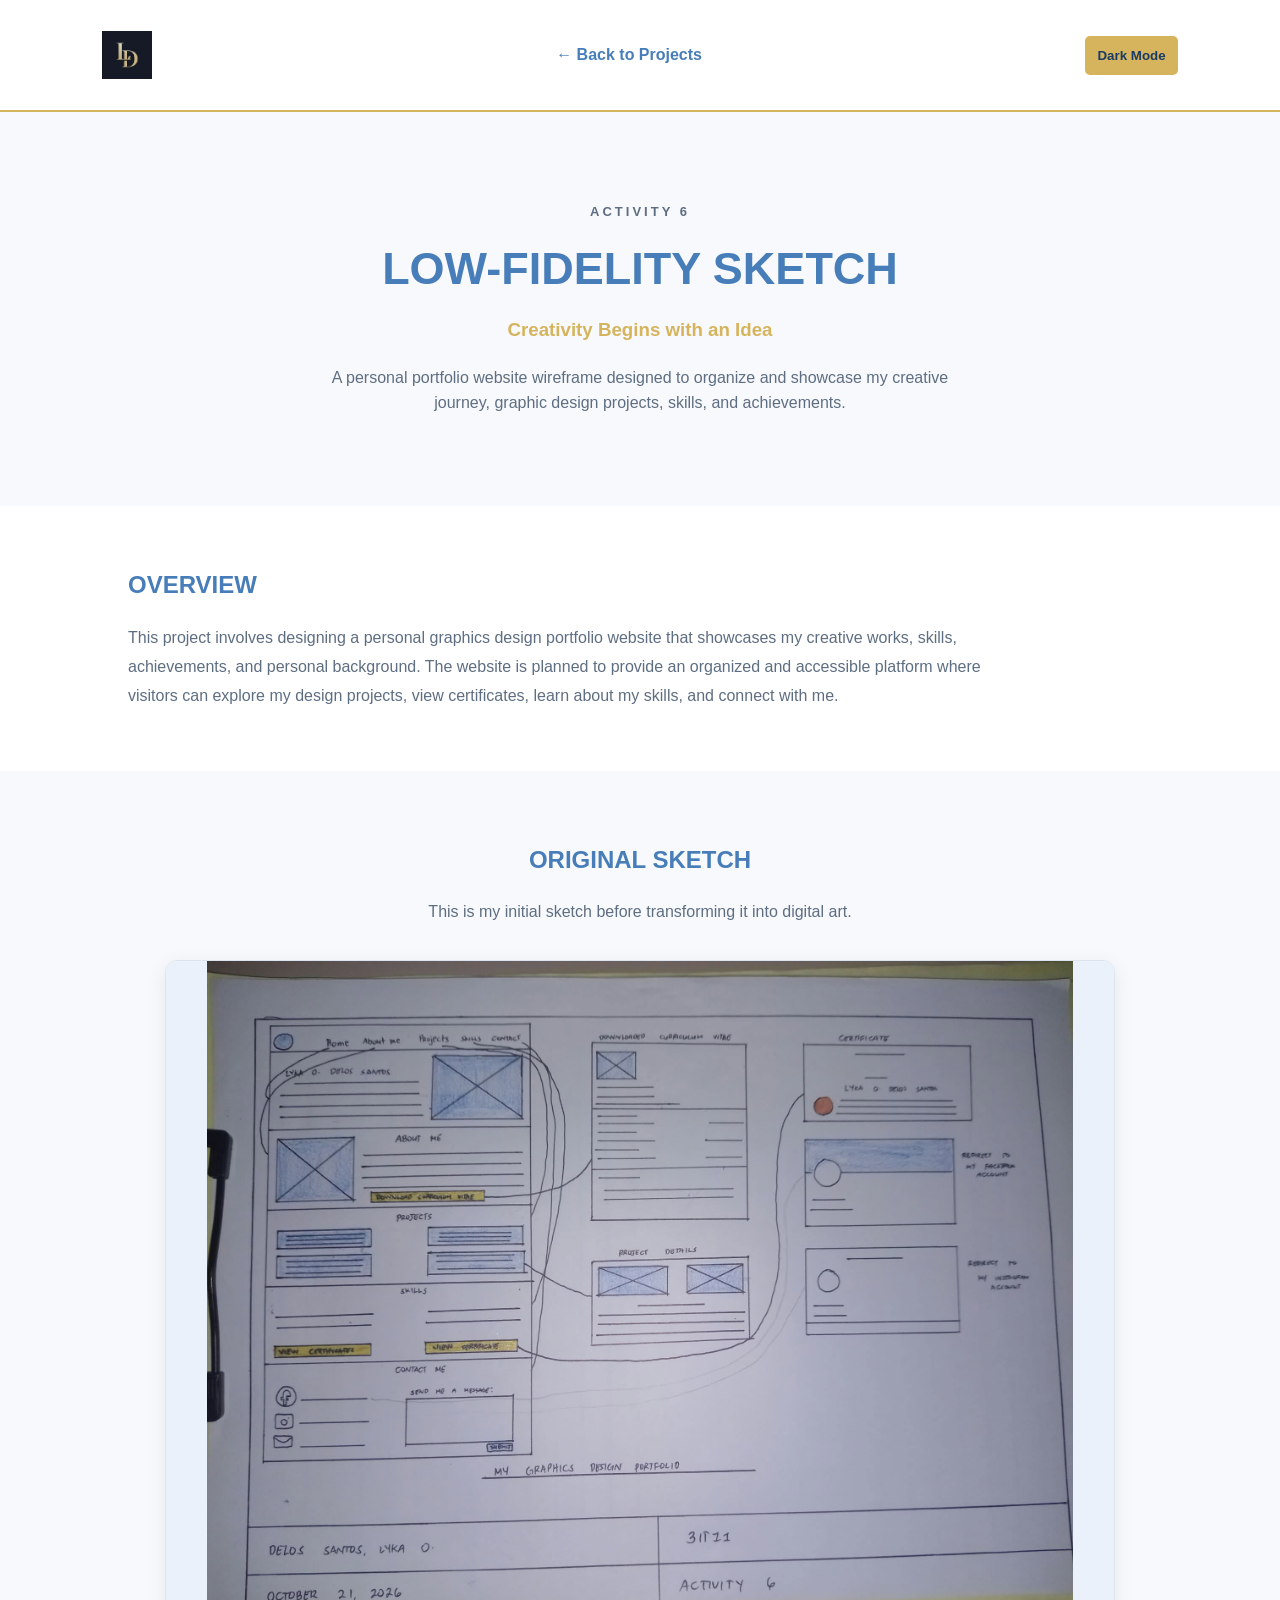
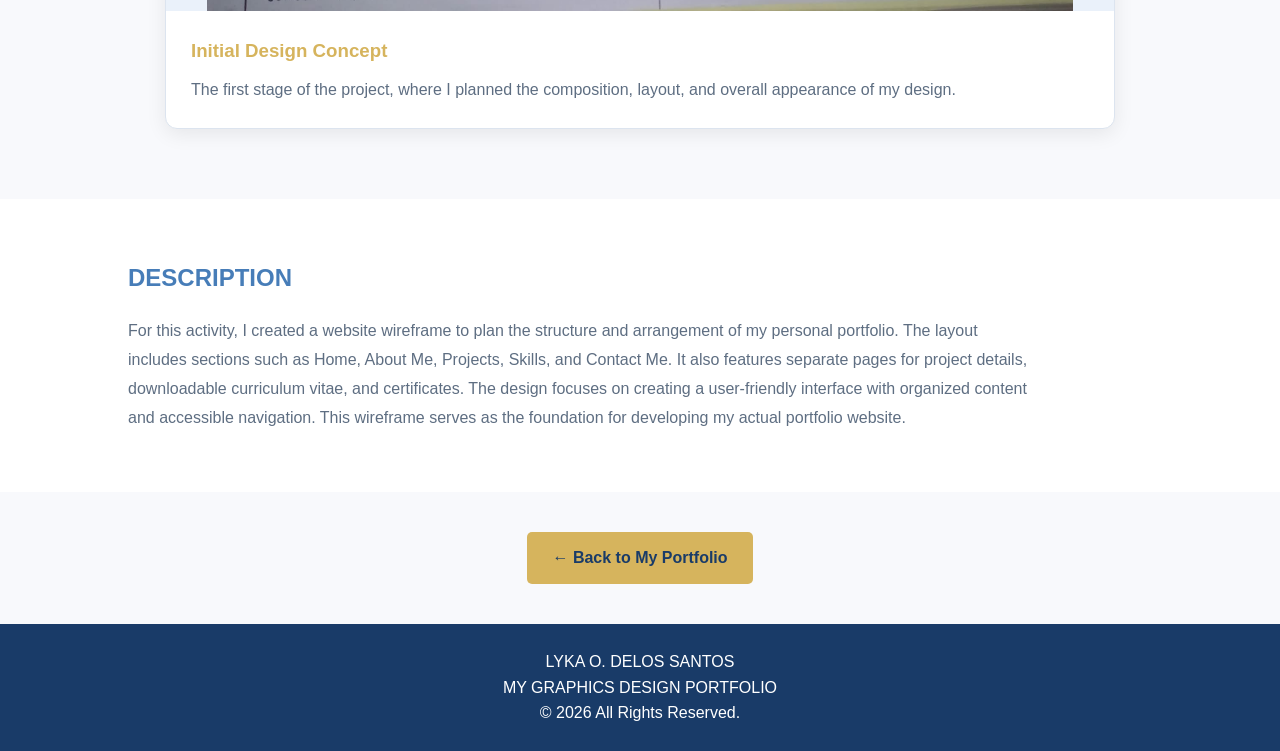
<file: Activity6.html>
<!DOCTYPE html>
<html lang="en">

<head>

    <meta charset="UTF-8">

    <meta name="viewport"
          content="width=device-width, initial-scale=1.0">

    <title>Act6 Project Details | Lyka's Portfolio</title>

    <!-- Connect to Main CSS -->
   <link rel="stylesheet" href="style.css">
    <link rel="stylesheet" href="Activity6.css">

    <script src="script.js" defer></script>

</head>

<body>

    <!-- HEADER -->

    <header class="details-header">

        <a href="Index.html" class="logo">
            <img src="Images/Lyka's logo.jpeg" alt="Lyka's Logo">
        </a>


        <a href="Index.html#projects">
            ← Back to Projects
        </a>

        <button id="themeToggle" onclick="toggleTheme()">
            Dark Mode
        </button>

    </header>


    <!-- PROJECT INTRODUCTION -->

    <section class="project-intro">

        <p class="subtitle">ACTIVITY 6</p>

        <h1>LOW-FIDELITY SKETCH</h1>

        <h3>Creativity Begins with an Idea</h3>

        <p> A personal portfolio website wireframe designed to organize and showcase my 
            creative journey, graphic design projects, skills, and achievements.
</p>

    </section>


    <!-- PROJECT DETAILS -->

    <section class="project-information">

        <h2>OVERVIEW</h2>

        <p>This project involves designing a personal graphics design portfolio website that showcases my creative works, 
            skills, achievements, and personal background. The website is planned to provide an organized and accessible 
            platform where visitors can explore my design projects, view certificates, learn about my skills, and connect with me.</p>


    </section>


    <!-- ORIGINAL SKETCH -->

    <section class="artwork-section">

        <div class="section-heading">

            <h2>ORIGINAL SKETCH</h2>

            <p>
                This is my initial sketch
                before transforming it into digital art.
            </p>

        </div>

        <div class="artwork-card">

            <img src="Images/WireFrame.jpg"
                 alt="Original hand-drawn project sketch">

            <div class="artwork-caption">

                <h3>Initial Design Concept</h3>

                <p>
                    The first stage of the project,
                    where I planned the composition,
                    layout, and overall appearance
                    of my design.
                </p>

            </div>

        </div>

    </section>


    <section class="project-information">

        <h2>DESCRIPTION</h2>

        <p>For this activity, I created a website wireframe to plan the structure and arrangement of my personal portfolio. 
        The layout includes sections such as Home, About Me, Projects, Skills, and Contact Me. It also features separate pages 
        for project details, downloadable curriculum vitae, and certificates. The design focuses on creating a user-friendly 
        interface with organized content and accessible navigation. This wireframe serves as the foundation for developing my 
        actual portfolio website.</p>

    </section>



    <!-- BACK TO PROJECTS -->

    <div class="back-project">

        <a href="Index.html#projects">
            ← Back to My Portfolio
        </a>

    </div>


    <!-- FOOTER -->

    <footer>

        <p>LYKA O. DELOS SANTOS</p>

        <p>MY GRAPHICS DESIGN PORTFOLIO</p>

        <p>© 2026 All Rights Reserved.</p>

    </footer>


</body>

</html>
</file>
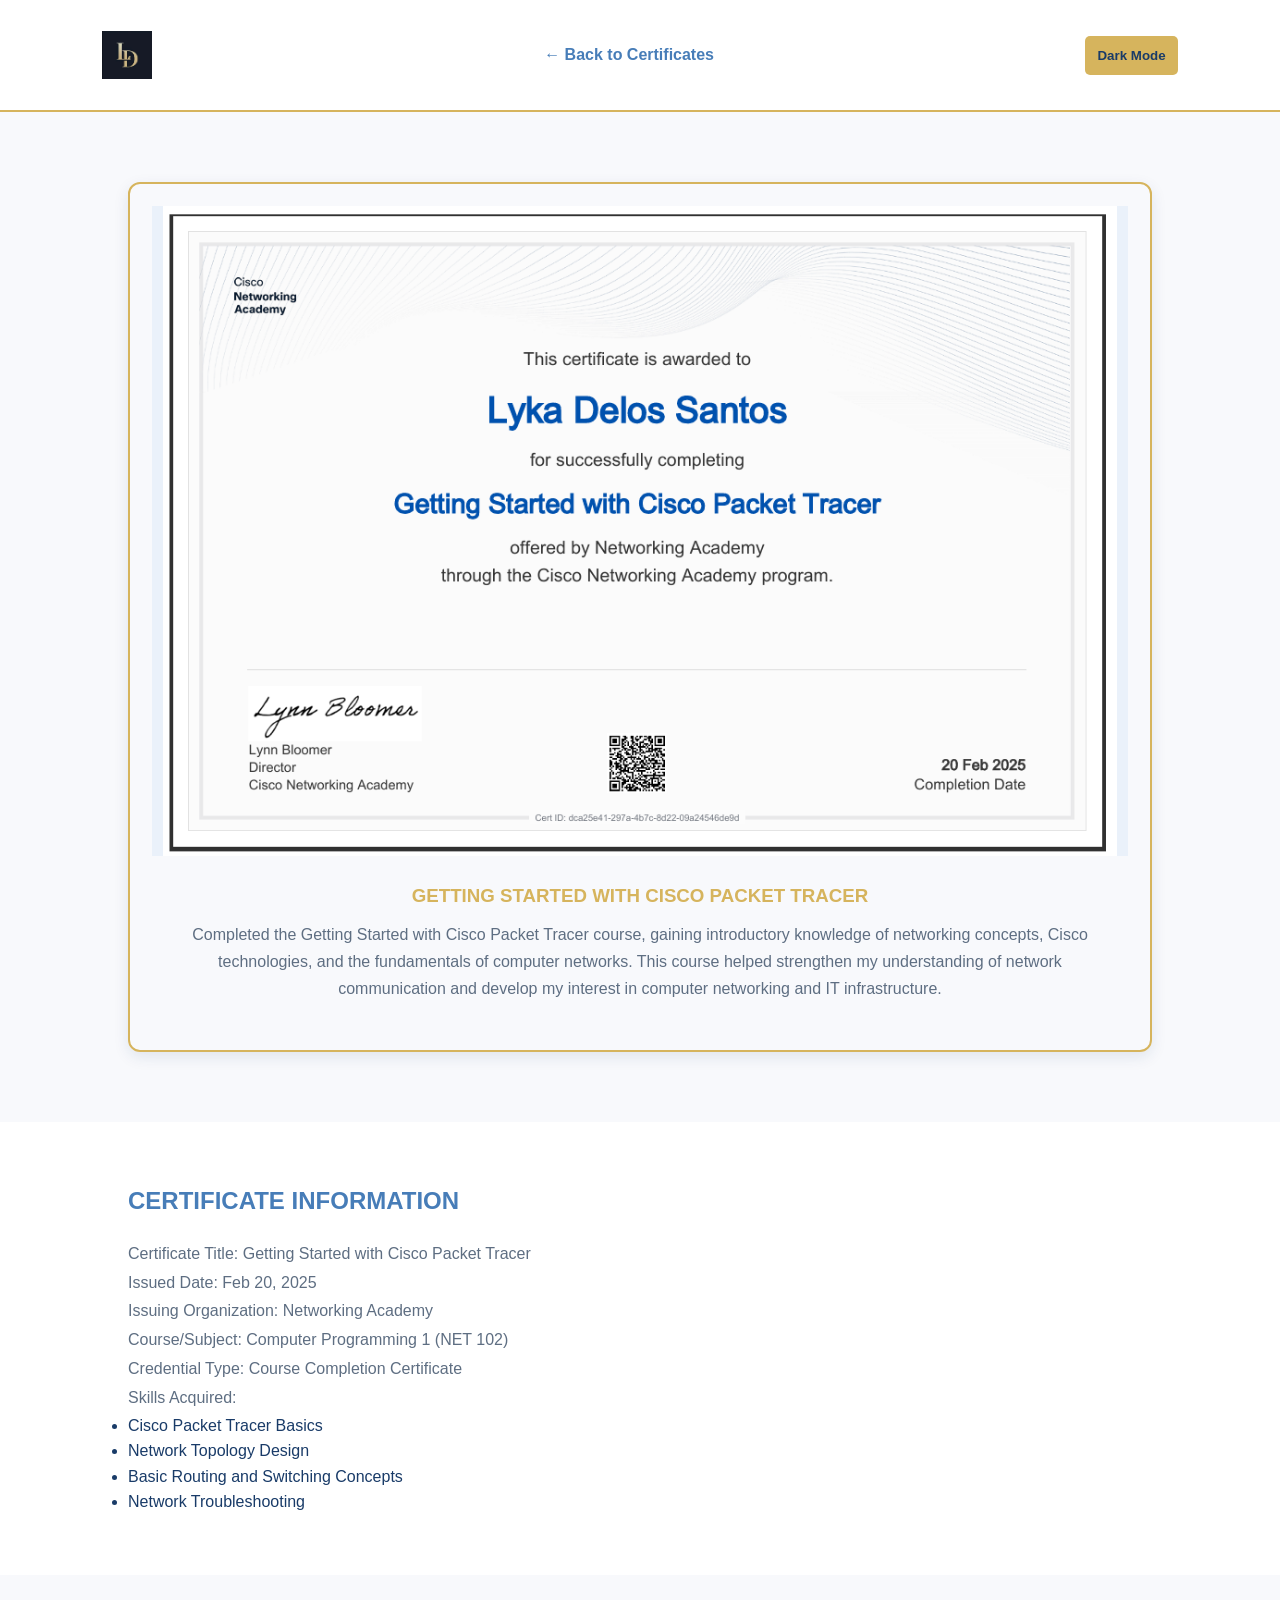
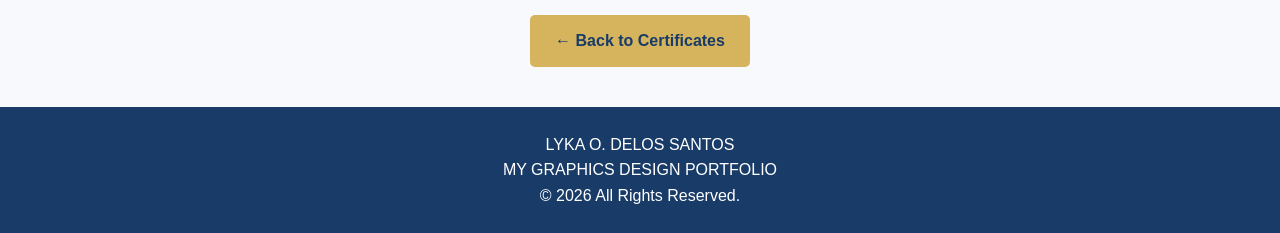
<file: CiscoCert.html>
<!DOCTYPE html>
<html lang="en">

<head>

    <meta charset="UTF-8">

    <meta name="viewport"
          content="width=device-width, initial-scale=1.0">

    <title>CiscoCert Details | Lyka's Portfolio</title>

    <!-- Connect to Main CSS -->
   <link rel="stylesheet" href="style.css">
    <link rel="stylesheet" href="CiscoCert.css">

    <!-- Connect to JavaScript -->

    <script src="script.js" defer></script>

</head>

<body>

    <!-- HEADER -->

    <header class="details-header">

        <a href="Index.html" class="logo">
            <img src="Images//Lyka's logo.jpeg" alt="Lyka's Logo">
        </a>


        <a href="Index.html#certificates">
            ← Back to Certificates
        </a>

        <button id="themeToggle" onclick="toggleTheme()">
            Dark Mode
        </button>

    </header>

    <section class="artwork-section">

        <div class="artwork-card">

            <img src="Images/CiscoCert.png"
                 alt="Certificate: Getting Started with Cisco Packet Tracer">

            <div class="artwork-caption">

                <h3>GETTING STARTED WITH CISCO PACKET TRACER</h3>

                <p>Completed the Getting Started with Cisco Packet Tracer course, 
                    gaining introductory knowledge of networking concepts, 
                    Cisco technologies, and the fundamentals of computer networks. 
                    This course helped strengthen my understanding of network 
                    communication and develop my interest in computer networking and 
                    IT infrastructure.</p>

            </div>

        </div>

    </section>


    <!-- Certificate Information -->

    <section class="project-information">

        <h2>CERTIFICATE INFORMATION</h2>

        <p>Certificate Title: Getting Started with Cisco Packet Tracer</p>
        <p>Issued Date: Feb 20, 2025</p>
        <p>Issuing Organization: Networking Academy</p>
        <p>Course/Subject: Computer Programming 1 (NET 102)</p>
        <p>Credential Type: Course Completion Certificate</p>
        <p>Skills Acquired:
            <ul>
                <li>Cisco Packet Tracer Basics</li>
                <li>Network Topology Design</li>
                <li>Basic Routing and Switching Concepts</li>
                <li>Network Troubleshooting</li>
            </ul>
        </p>


    </section>



    <!-- BACK TO CERTIFICATES -->

    <div class="back-project">

        <a href="Index.html#certificates">
            ← Back to Certificates
        </a>

    </div>


    <!-- FOOTER -->

    <footer>

        <p>LYKA O. DELOS SANTOS</p>

        <p>MY GRAPHICS DESIGN PORTFOLIO</p>

        <p>© 2026 All Rights Reserved.</p>

    </footer>


</body>

</html>
</file>
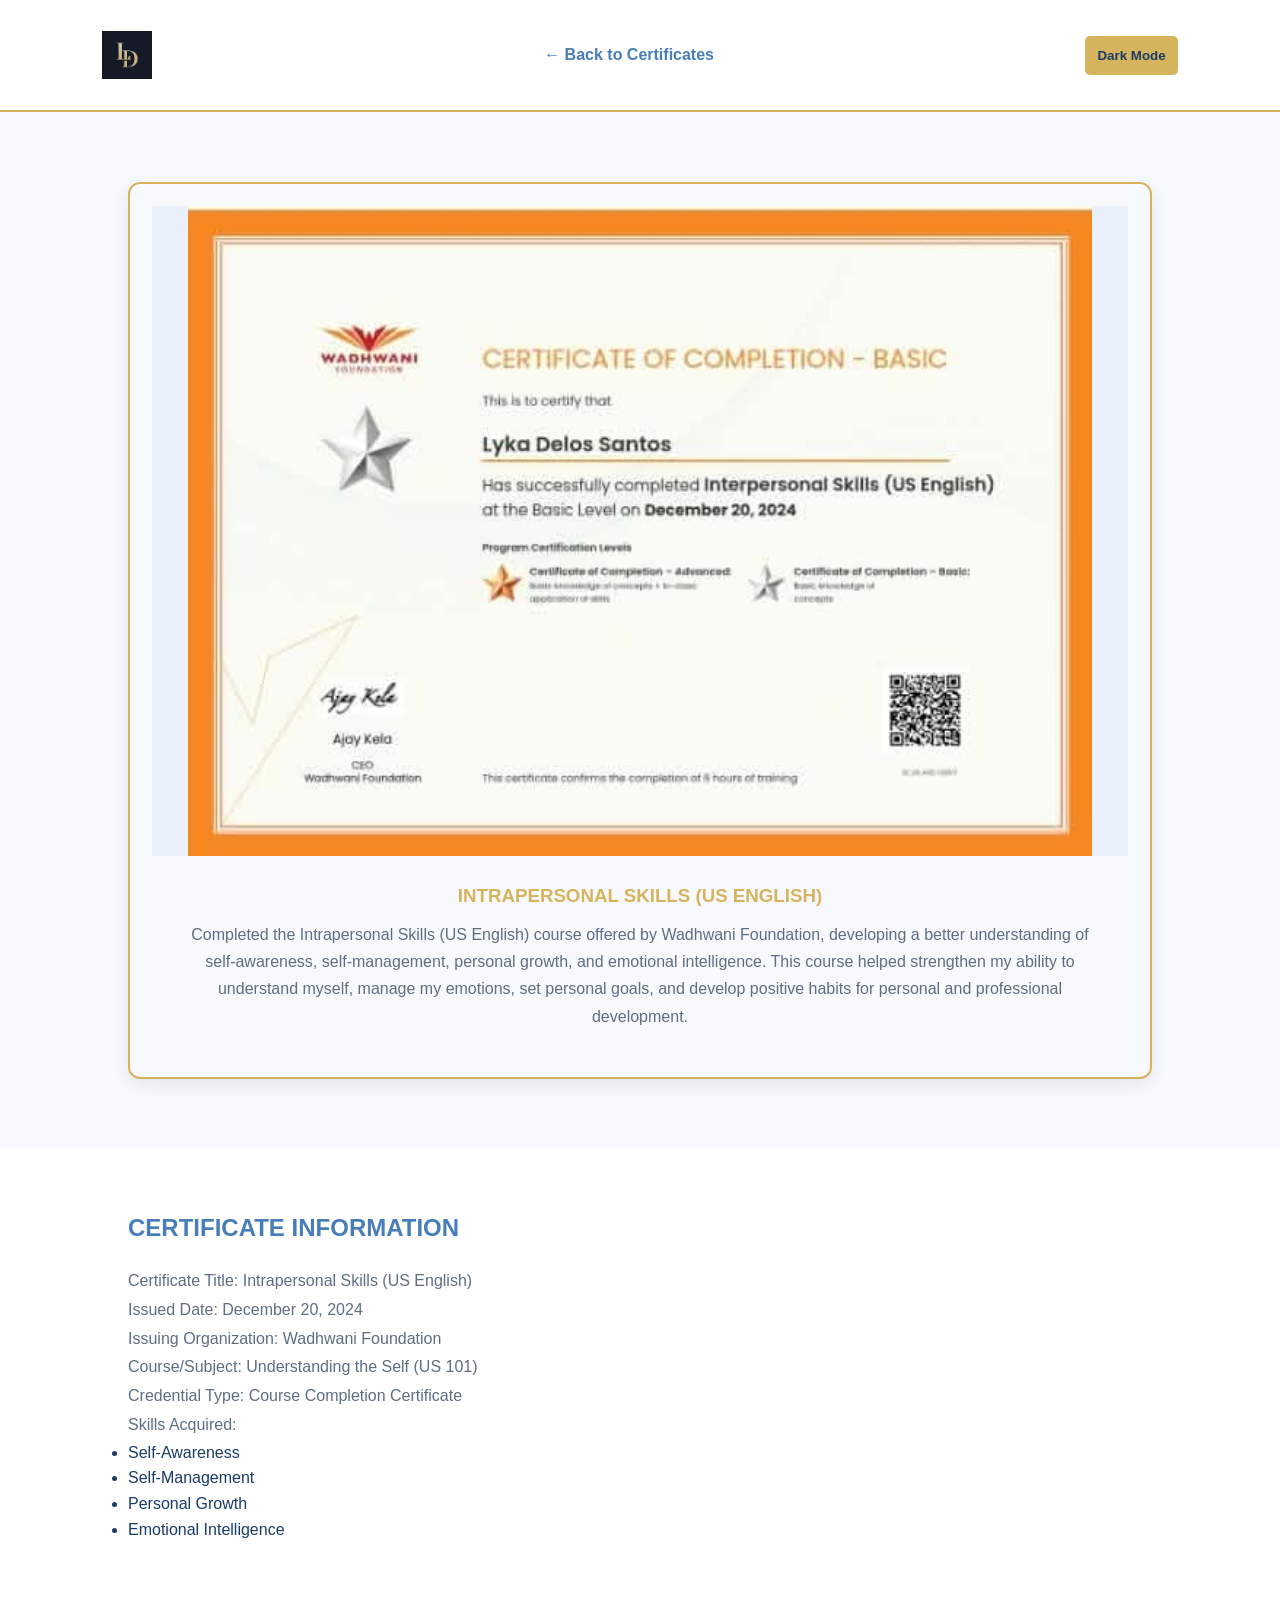
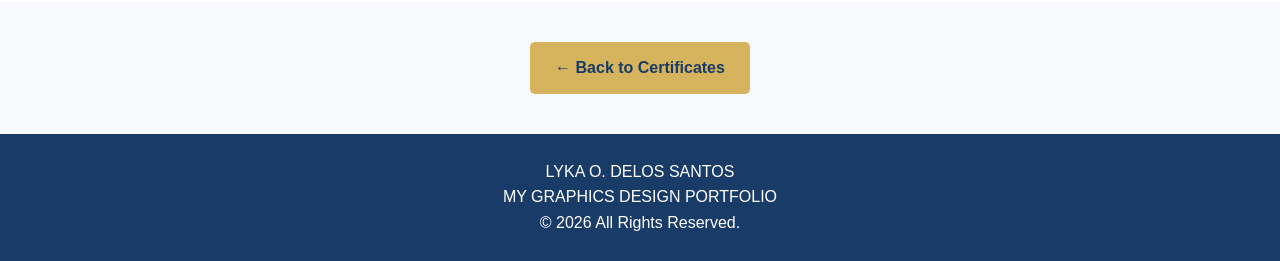
<file: IntraSkills.html>
<!DOCTYPE html>
<html lang="en">

<head>

    <meta charset="UTF-8">

    <meta name="viewport"
          content="width=device-width, initial-scale=1.0">

    <title>Certificate Details | Lyka's Portfolio</title>

    <!-- Connect to Main CSS -->
   <link rel="stylesheet" href="style.css">
    <link rel="stylesheet" href="IntraSkills.css">

    <!-- Connect to JavaScript -->

    <script src="script.js" defer></script>

</head>

<body>

    <!-- HEADER -->

    <header class="details-header">

        <a href="Index.html" class="logo">
            <img src="Images//Lyka's logo.jpeg" alt="Lyka's Logo">
        </a>


        <a href="Index.html#certificates">
            ← Back to Certificates
        </a>

        <button id="themeToggle" onclick="toggleTheme()">
            Dark Mode
        </button>

    </header>

    <section class="artwork-section">

        <div class="artwork-card">

            <img src="Images/IntraSkills.jpg"
                 alt="Certificate: Intrapersonal Skills (US English)">

            <div class="artwork-caption">

                <h3>INTRAPERSONAL SKILLS (US ENGLISH)</h3>

                <p>Completed the Intrapersonal Skills (US English) course offered 
                    by Wadhwani Foundation, developing a better understanding of 
                    self-awareness, self-management, personal growth, and emotional 
                    intelligence. This course helped strengthen my ability to understand 
                    myself, manage my emotions, set personal goals, and develop positive 
                    habits for personal and professional development.</p>

            </div>

        </div>

    </section>


    <!-- Certificate Information -->

    <section class="project-information">

        <h2>CERTIFICATE INFORMATION</h2>

        <p>Certificate Title: Intrapersonal Skills (US English)</p>
        <p>Issued Date: December 20, 2024</p>
        <p>Issuing Organization: Wadhwani Foundation</p>
        <p>Course/Subject: Understanding the Self (US 101)</p>
        <p>Credential Type: Course Completion Certificate</p>
        <p>Skills Acquired:
            <ul>
                <li>Self-Awareness</li>
                <li>Self-Management</li>
                <li>Personal Growth</li>
                <li>Emotional Intelligence</li>
            </ul>
        </p>


    </section>



    <!-- BACK TO CERTIFICATES -->

    <div class="back-project">

        <a href="Index.html#certificates">
            ← Back to Certificates
        </a>

    </div>


    <!-- FOOTER -->

    <footer>

        <p>LYKA O. DELOS SANTOS</p>

        <p>MY GRAPHICS DESIGN PORTFOLIO</p>

        <p>© 2026 All Rights Reserved.</p>

    </footer>


</body>

</html>
</file>
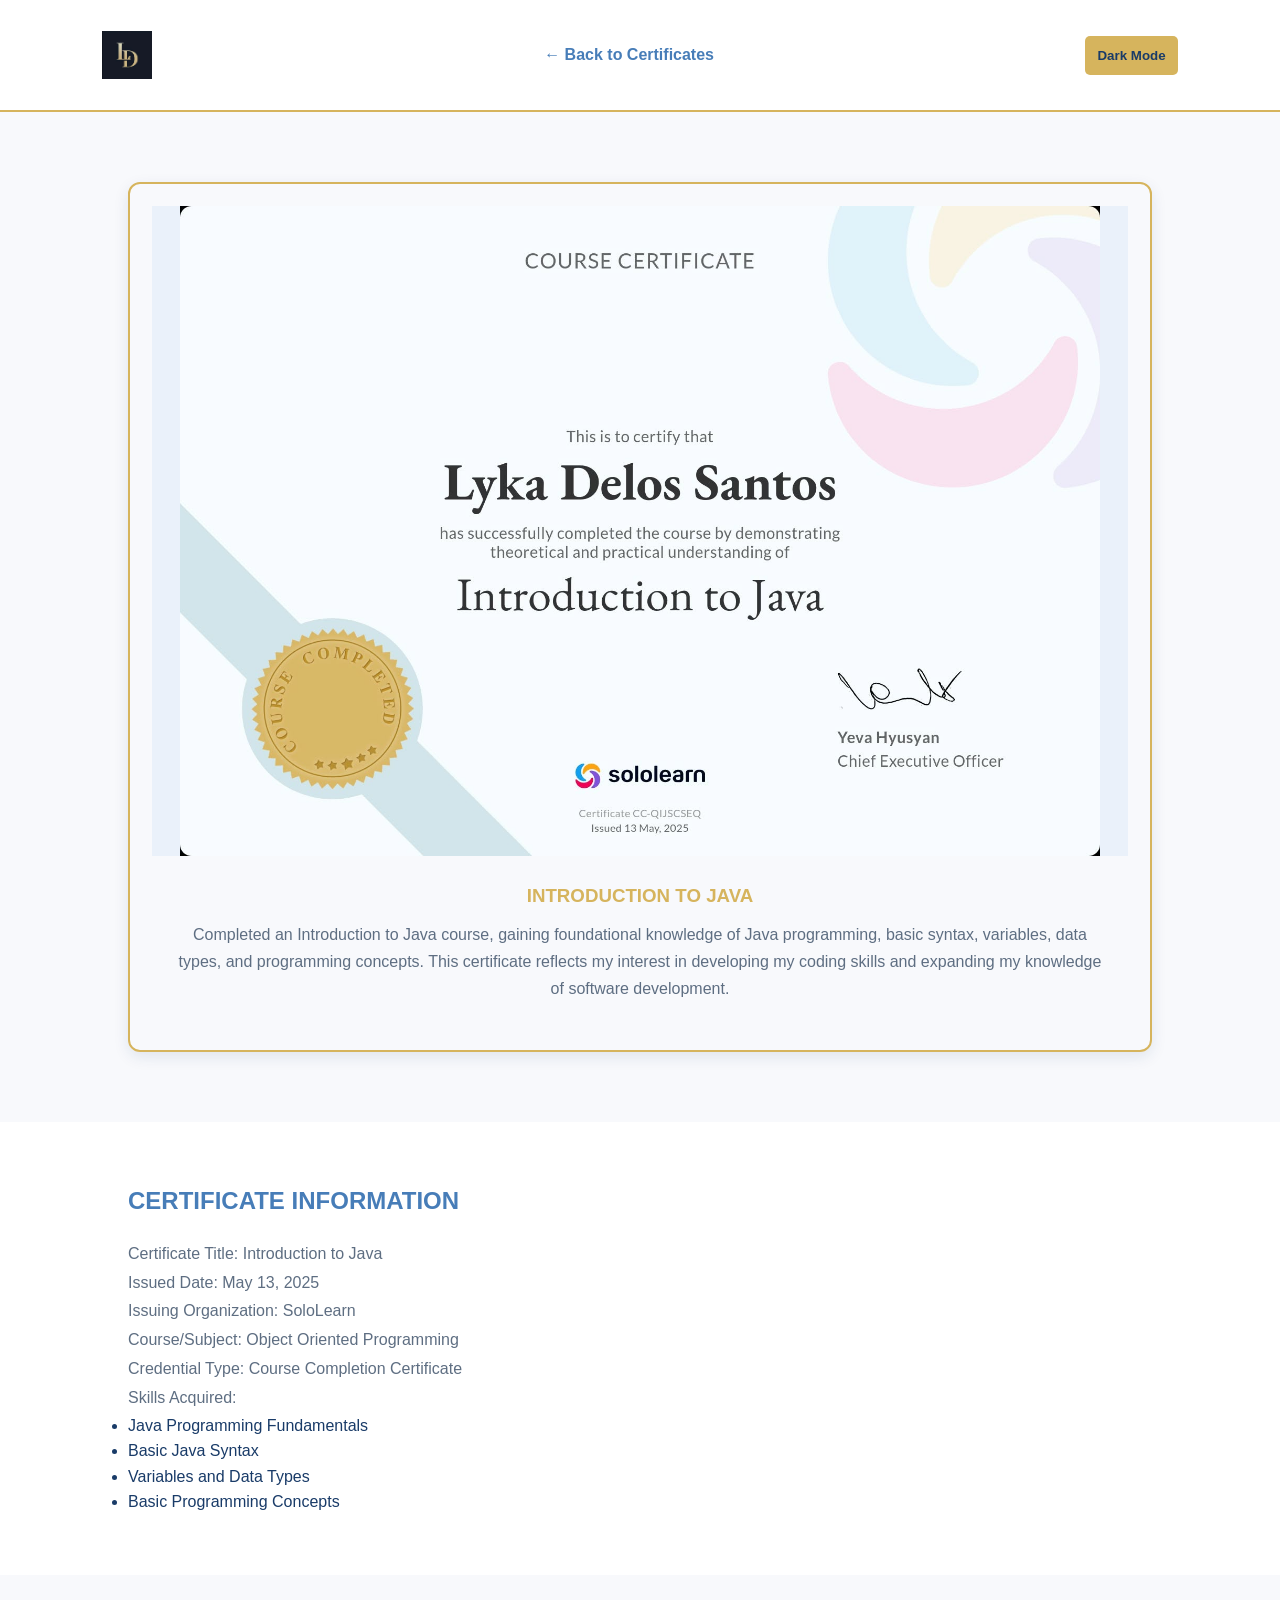
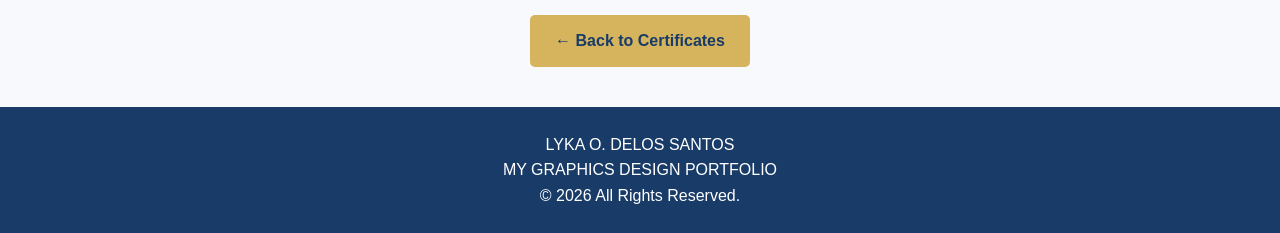
<file: JavaCert.html>
<!DOCTYPE html>
<html lang="en">

<head>

    <meta charset="UTF-8">

    <meta name="viewport"
          content="width=device-width, initial-scale=1.0">

    <title>Certificate Details | Lyka's Portfolio</title>

    <!-- Connect to Main CSS -->
   <link rel="stylesheet" href="style.css">
    <link rel="stylesheet" href="JavaCert.css">

    <!-- Connect to JavaScript -->

    <script src="script.js" defer></script>

</head>

<body>

    <!-- HEADER -->

    <header class="details-header">

        <a href="Index.html" class="logo">
            <img src="Images//Lyka's logo.jpeg" alt="Lyka's Logo">
        </a>


        <a href="Index.html#certificates">
            ← Back to Certificates
        </a>

        <button id="themeToggle" onclick="toggleTheme()">
            Dark Mode
        </button>

    </header>

    <section class="artwork-section">

        <div class="artwork-card">

            <img src="Images/JavaCert.jpg"
                 alt="Certificate: Introduction to Java">

            <div class="artwork-caption">

                <h3>INTRODUCTION TO JAVA</h3>

                <p>
                    Completed an Introduction to Java course, 
                    gaining foundational knowledge of Java programming, 
                    basic syntax, variables, data types, and programming concepts. 
                    This certificate reflects my interest in developing my coding skills 
                    and expanding my knowledge of software development.
                </p>

            </div>

        </div>

    </section>


    <!-- Certificate Information -->

    <section class="project-information">

        <h2>CERTIFICATE INFORMATION</h2>

        <p>Certificate Title: Introduction to Java</p>
        <p>Issued Date: May 13, 2025</p>
        <p>Issuing Organization: SoloLearn</p>
        <p>Course/Subject: Object Oriented Programming</p>
        <p>Credential Type: Course Completion Certificate</p>
        <p>Skills Acquired:
            <ul>
                <li>Java Programming Fundamentals</li>
                <li>Basic Java Syntax</li>
                <li>Variables and Data Types</li>
                <li>Basic Programming Concepts</li>
            </ul>
        </p>


    </section>



    <!-- BACK TO CERTIFICATES -->

    <div class="back-project">

        <a href="Index.html#certificates">
            ← Back to Certificates
        </a>

    </div>


    <!-- FOOTER -->

    <footer>

        <p>LYKA O. DELOS SANTOS</p>

        <p>MY GRAPHICS DESIGN PORTFOLIO</p>

        <p>© 2026 All Rights Reserved.</p>

    </footer>


</body>

</html>
</file>
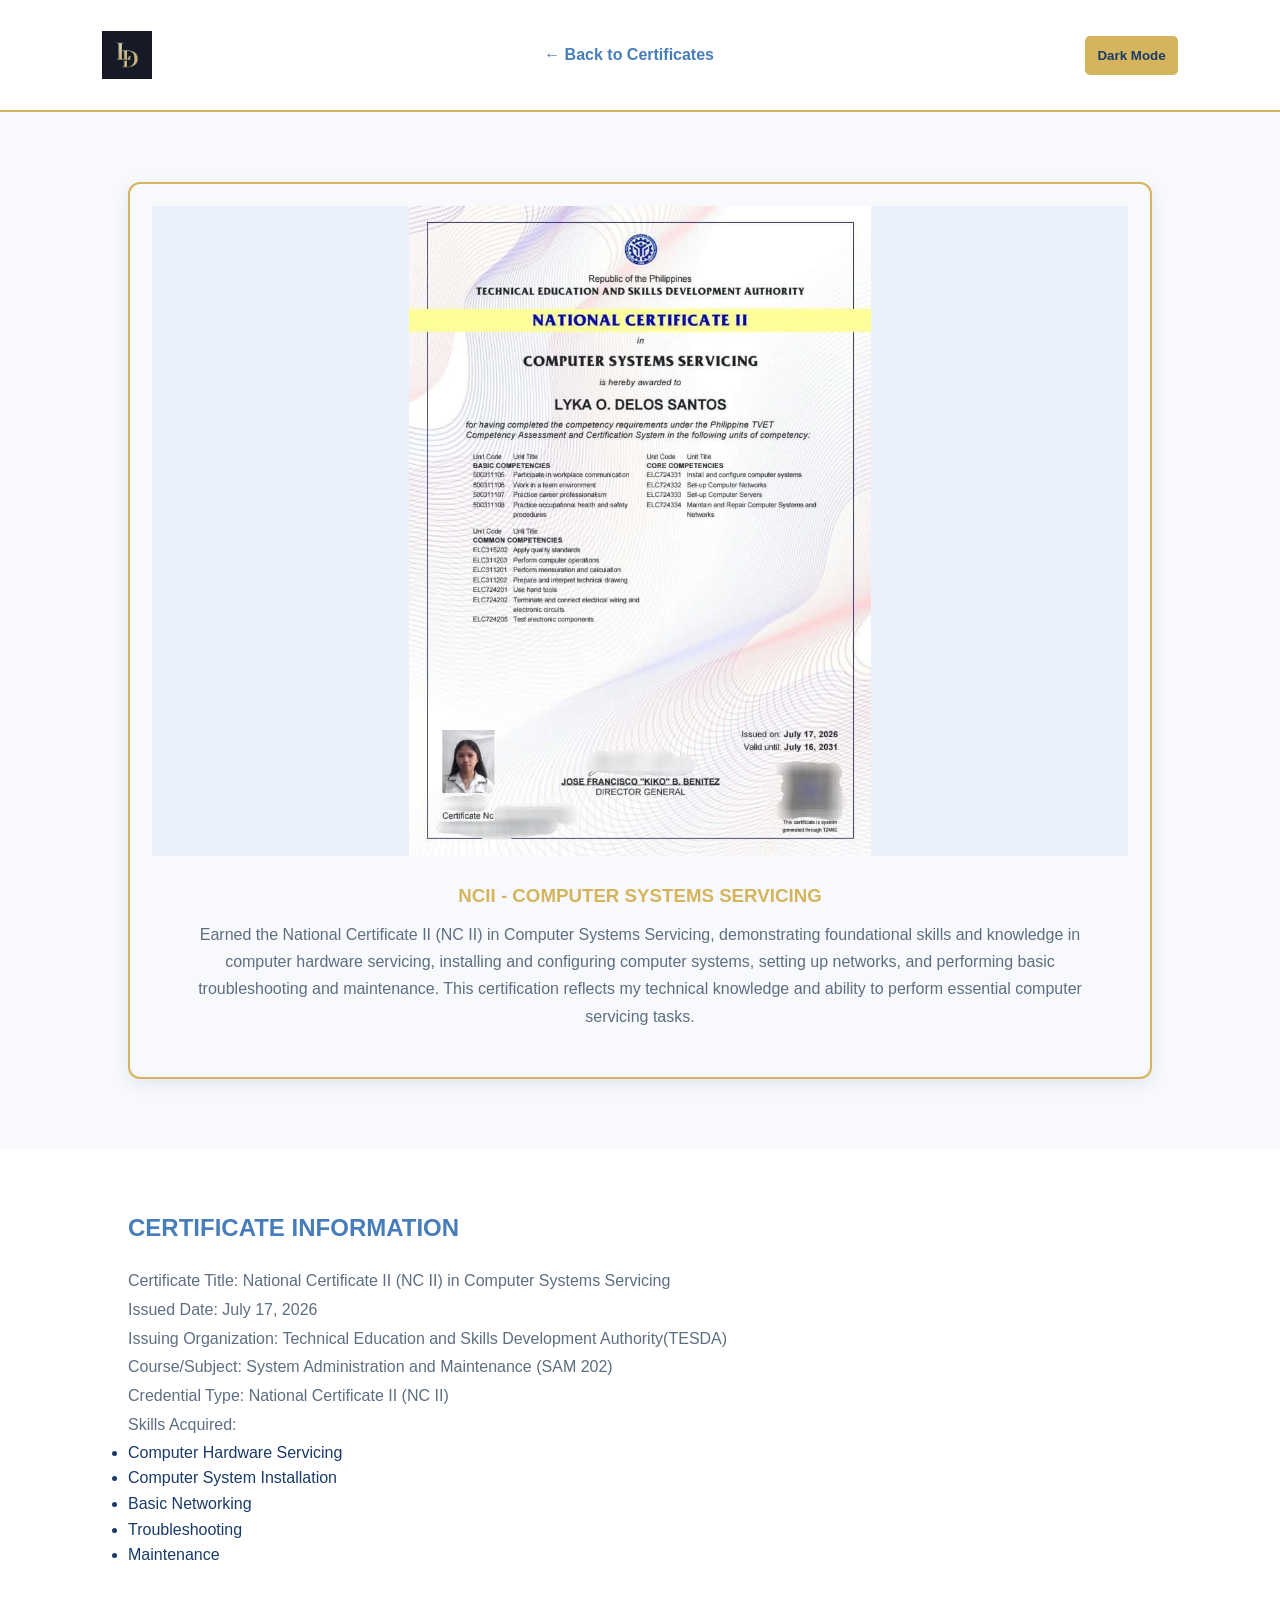
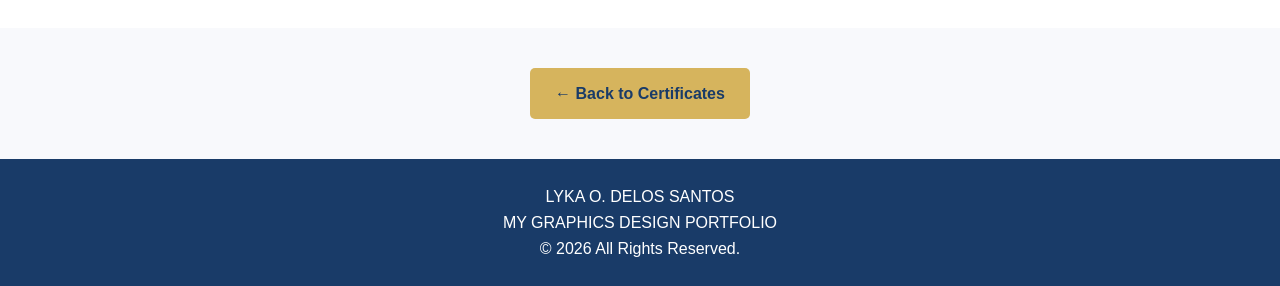
<file: NCII.html>
<!DOCTYPE html>
<html lang="en">

<head>

    <meta charset="UTF-8">

    <meta name="viewport"
          content="width=device-width, initial-scale=1.0">

    <title>NCII Certificate Details | Lyka's Portfolio</title>

    <!-- Connect to Main CSS -->
   <link rel="stylesheet" href="style.css">
    <link rel="stylesheet" href="NCII.css">

    <!-- Connect to JavaScript -->

    <script src="script.js" defer></script>

</head>

<body>

    <!-- HEADER -->

    <header class="details-header">

        <a href="Index.html" class="logo">
            <img src="Images//Lyka's logo.jpeg" alt="Lyka's Logo">
        </a>


        <a href="Index.html#certificates">
            ← Back to Certificates
        </a>

        <button id="themeToggle" onclick="toggleTheme()">
            Dark Mode
        </button>

    </header>

    <section class="artwork-section">

        <div class="artwork-card">

            <img src="Images/NCII.jpg"
                 alt="Certificate: NCII - Computer Systems Servicing">

            <div class="artwork-caption">

                <h3>NCII - COMPUTER SYSTEMS SERVICING</h3>

                <p>Earned the National Certificate II (NC II) in Computer Systems Servicing, 
                    demonstrating foundational skills and knowledge in computer hardware 
                    servicing, installing and configuring computer systems, setting up networks, 
                    and performing basic troubleshooting and maintenance. This certification 
                    reflects my technical knowledge and ability to perform essential 
                    computer servicing tasks.</p>

            </div>

        </div>

    </section>


    <!-- Certificate Information -->

    <section class="project-information">

        <h2>CERTIFICATE INFORMATION</h2>

        <p>Certificate Title: National Certificate II (NC II) in Computer Systems Servicing</p>
        <p>Issued Date: July 17, 2026</p>
        <p>Issuing Organization: Technical Education and Skills Development Authority(TESDA)</p>
        <p>Course/Subject: System Administration and Maintenance (SAM 202)</p>
        <p>Credential Type: National Certificate II (NC II)</p>
        <p>Skills Acquired:
            <ul>
                <li>Computer Hardware Servicing</li>
                <li>Computer System Installation</li>
                <li>Basic Networking</li>
                <li>Troubleshooting</li>
                <li>Maintenance</li>
            </ul>
        </p>


    </section>



    <!-- BACK TO CERTIFICATES -->

    <div class="back-project">

        <a href="Index.html#certificates">
            ← Back to Certificates
        </a>

    </div>


    <!-- FOOTER -->

    <footer>

        <p>LYKA O. DELOS SANTOS</p>

        <p>MY GRAPHICS DESIGN PORTFOLIO</p>

        <p>© 2026 All Rights Reserved.</p>

    </footer>


</body>

</html>
</file>
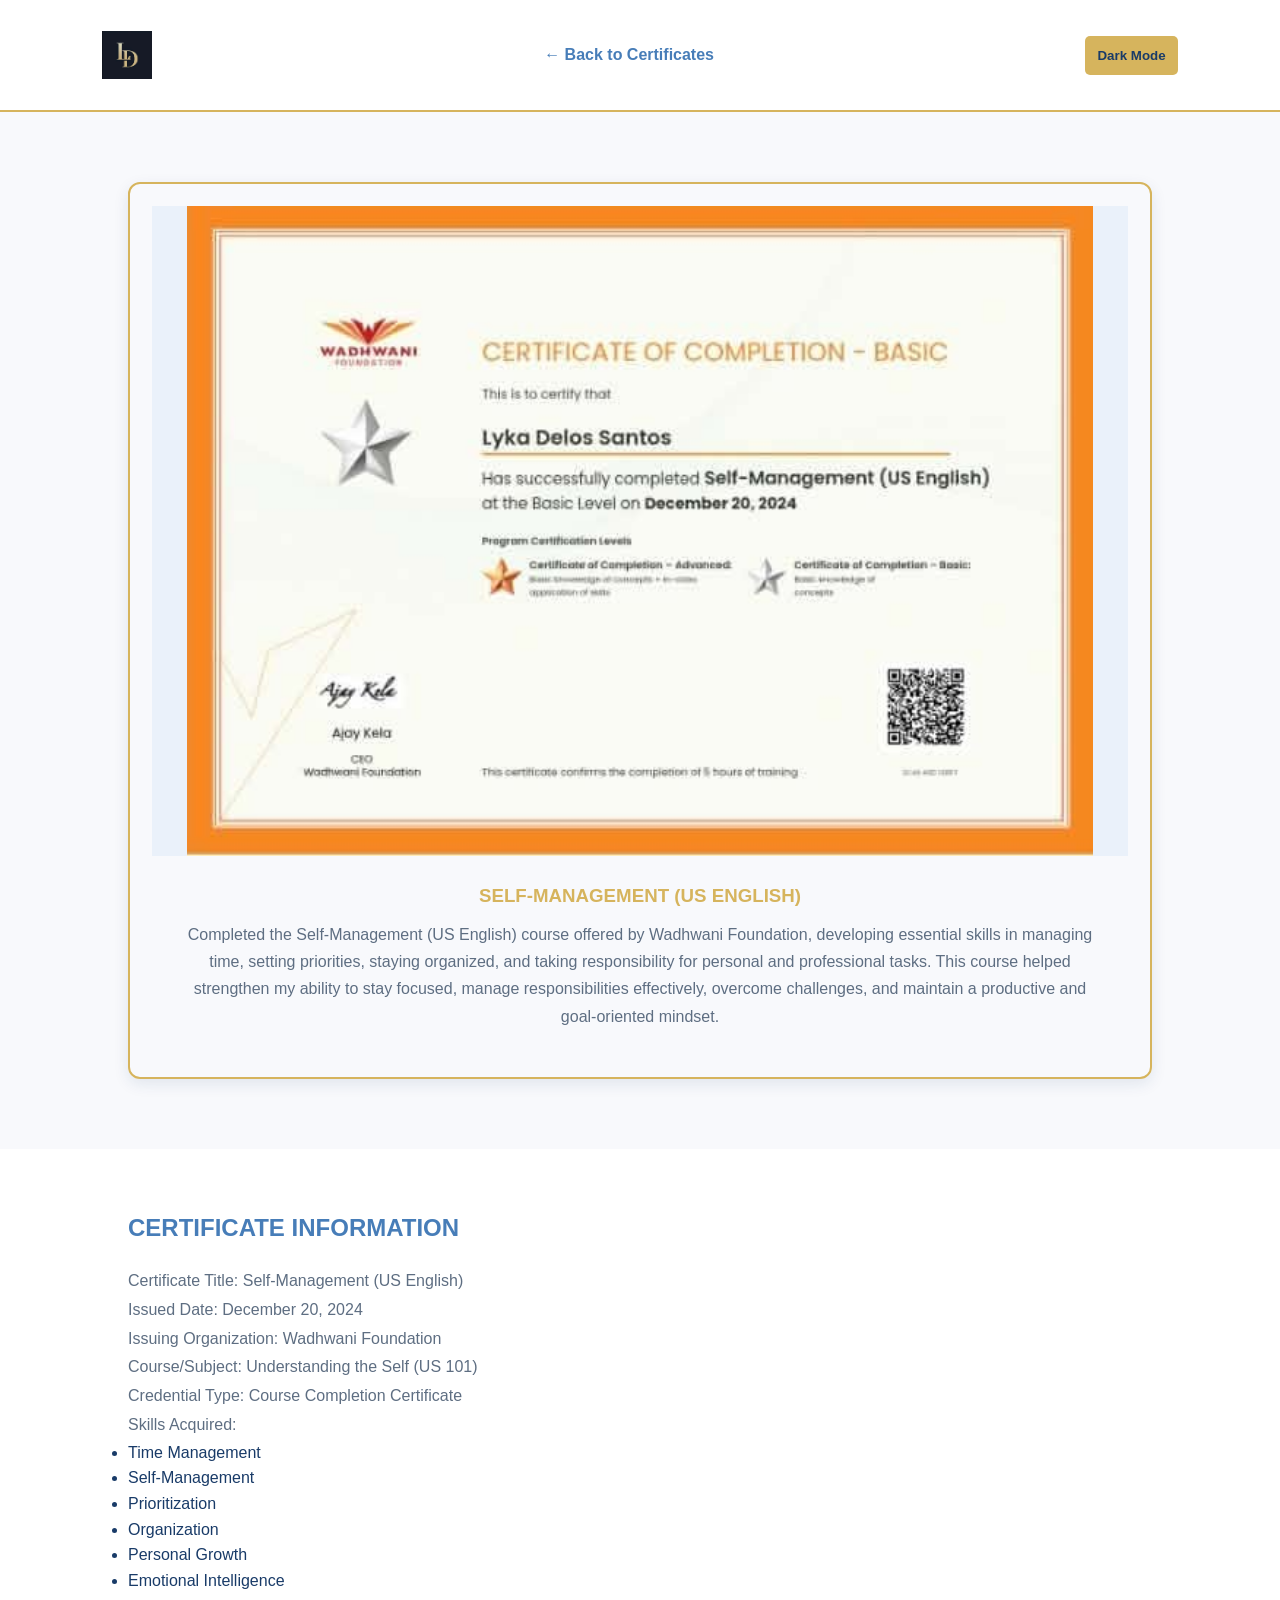
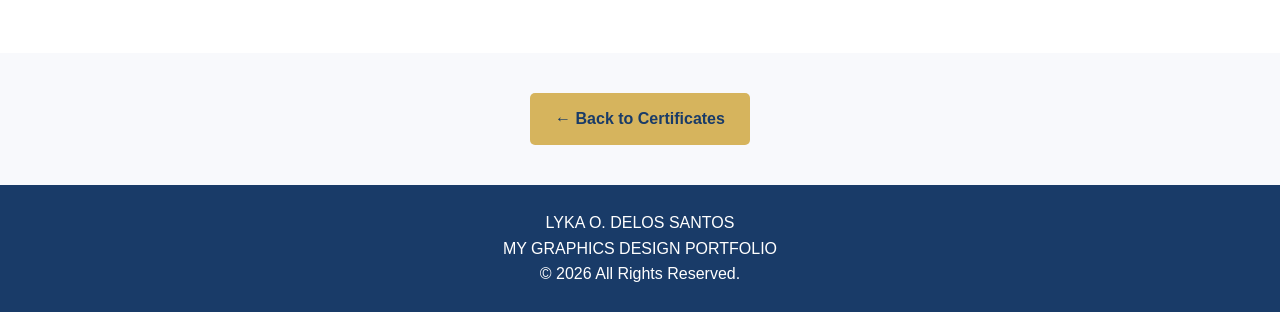
<file: SelfM.html>
<!DOCTYPE html>
<html lang="en">

<head>

    <meta charset="UTF-8">

    <meta name="viewport"
          content="width=device-width, initial-scale=1.0">

    <title>Self-Management Certificate Details | Lyka's Portfolio</title>

    <!-- Connect to Main CSS -->
   <link rel="stylesheet" href="style.css">
    <link rel="stylesheet" href="SelfM.css">

    <!-- Connect to JavaScript -->

    <script src="script.js" defer></script>

</head>

<body>

    <!-- HEADER -->

    <header class="details-header">

        <a href="Index.html" class="logo">
            <img src="Images//Lyka's logo.jpeg" alt="Lyka's Logo">
        </a>


        <a href="Index.html#certificates">
            ← Back to Certificates
        </a>

        <button id="themeToggle" onclick="toggleTheme()">
            Dark Mode
        </button>

    </header>

    <section class="artwork-section">

        <div class="artwork-card">

            <img src="Images/SelfM.jpg"
                 alt="Certificate: Self-Management (US English)">

            <div class="artwork-caption">

                <h3>SELF-MANAGEMENT (US ENGLISH)</h3>

                <p>Completed the Self-Management (US English) course offered by 
                    Wadhwani Foundation, developing essential skills in managing time, 
                    setting priorities, staying organized, and taking responsibility for 
                    personal and professional tasks. This course helped strengthen my ability 
                    to stay focused, manage responsibilities effectively, overcome challenges, 
                    and maintain a productive and goal-oriented mindset.
            </div>

        </div>

    </section>


    <!-- Certificate Information -->

    <section class="project-information">

        <h2>CERTIFICATE INFORMATION</h2>

        <p>Certificate Title: Self-Management (US English)</p>
        <p>Issued Date: December 20, 2024</p>
        <p>Issuing Organization: Wadhwani Foundation</p>
        <p>Course/Subject: Understanding the Self (US 101)</p>
        <p>Credential Type: Course Completion Certificate</p>
        <p>Skills Acquired:
            <ul>
                <li>Time Management</li>
                <li>Self-Management</li>
                <li>Prioritization</li>
                <li>Organization</li>
                <li>Personal Growth</li>
                <li>Emotional Intelligence</li>
            </ul>
        </p>


    </section>



    <!-- BACK TO CERTIFICATES -->

    <div class="back-project">

        <a href="Index.html#certificates">
            ← Back to Certificates
        </a>

    </div>


    <!-- FOOTER -->

    <footer>

        <p>LYKA O. DELOS SANTOS</p>

        <p>MY GRAPHICS DESIGN PORTFOLIO</p>

        <p>© 2026 All Rights Reserved.</p>

    </footer>


</body>

</html>
</file>
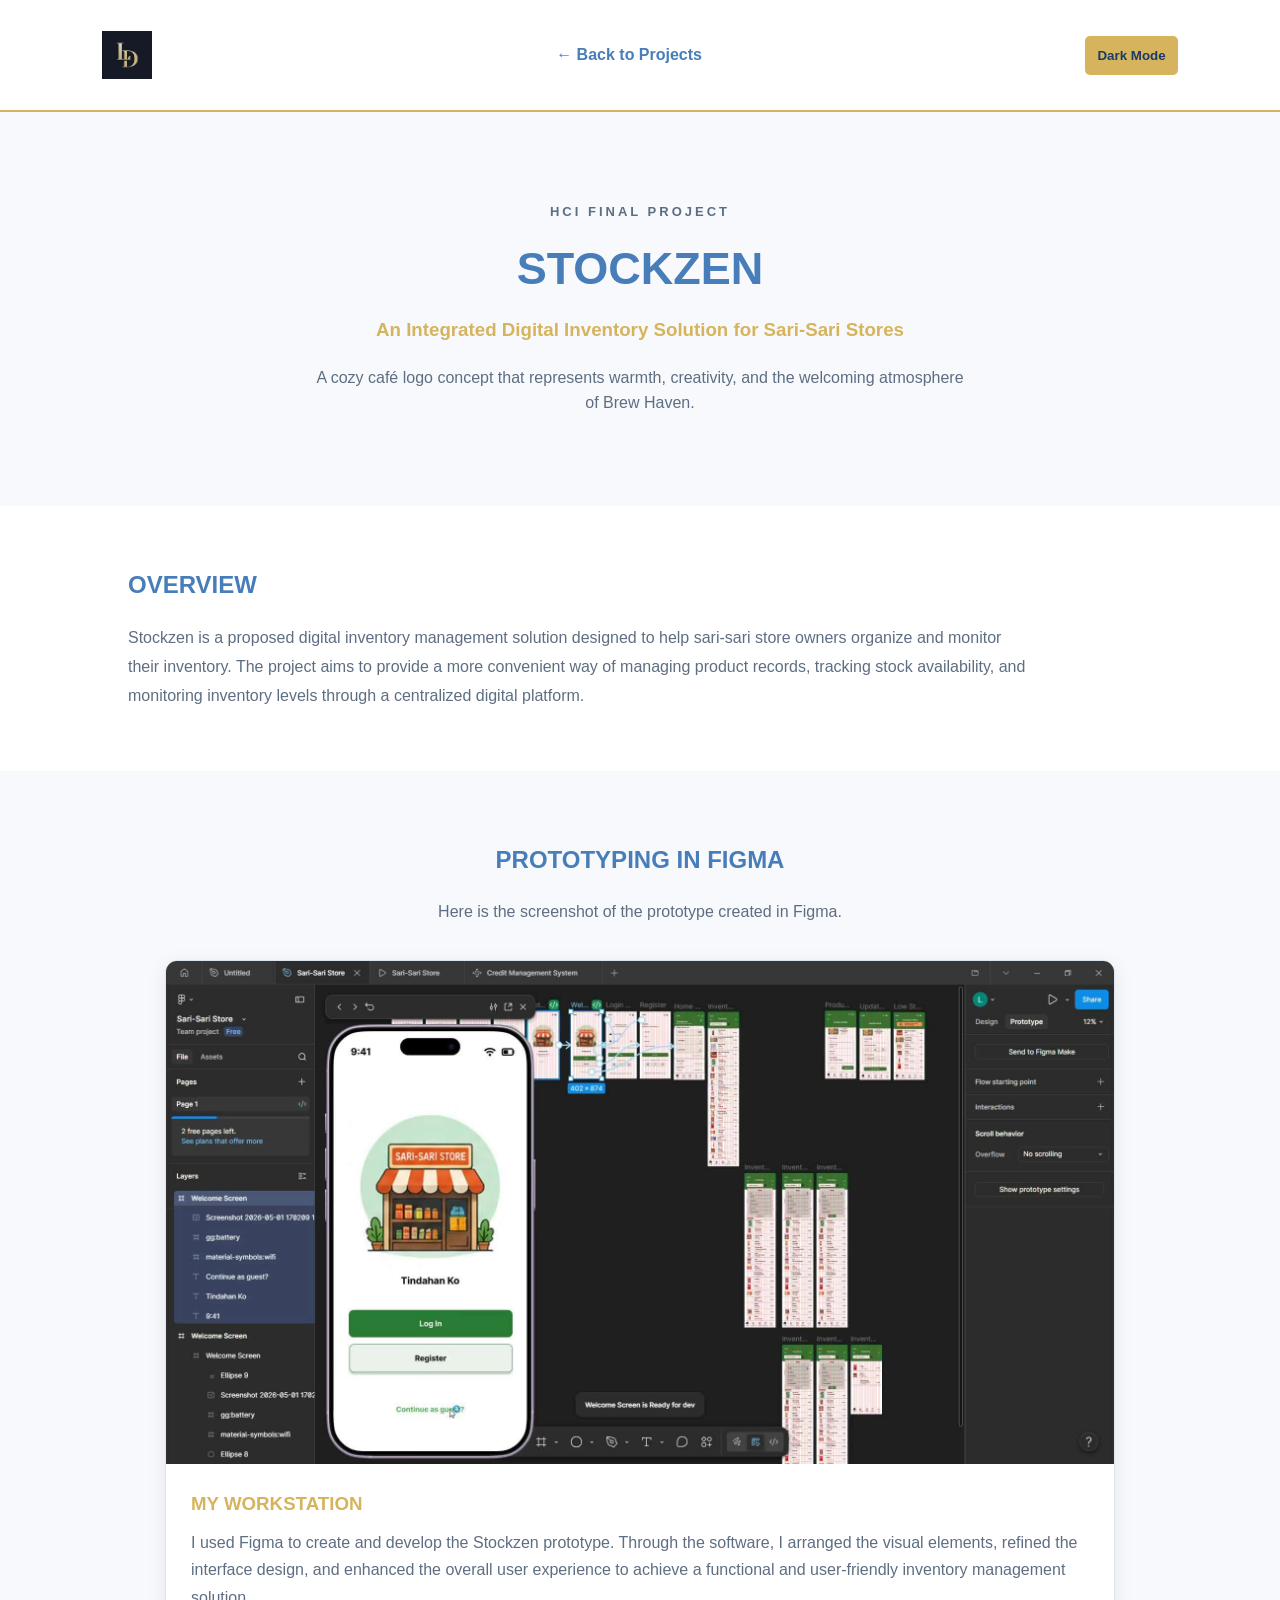
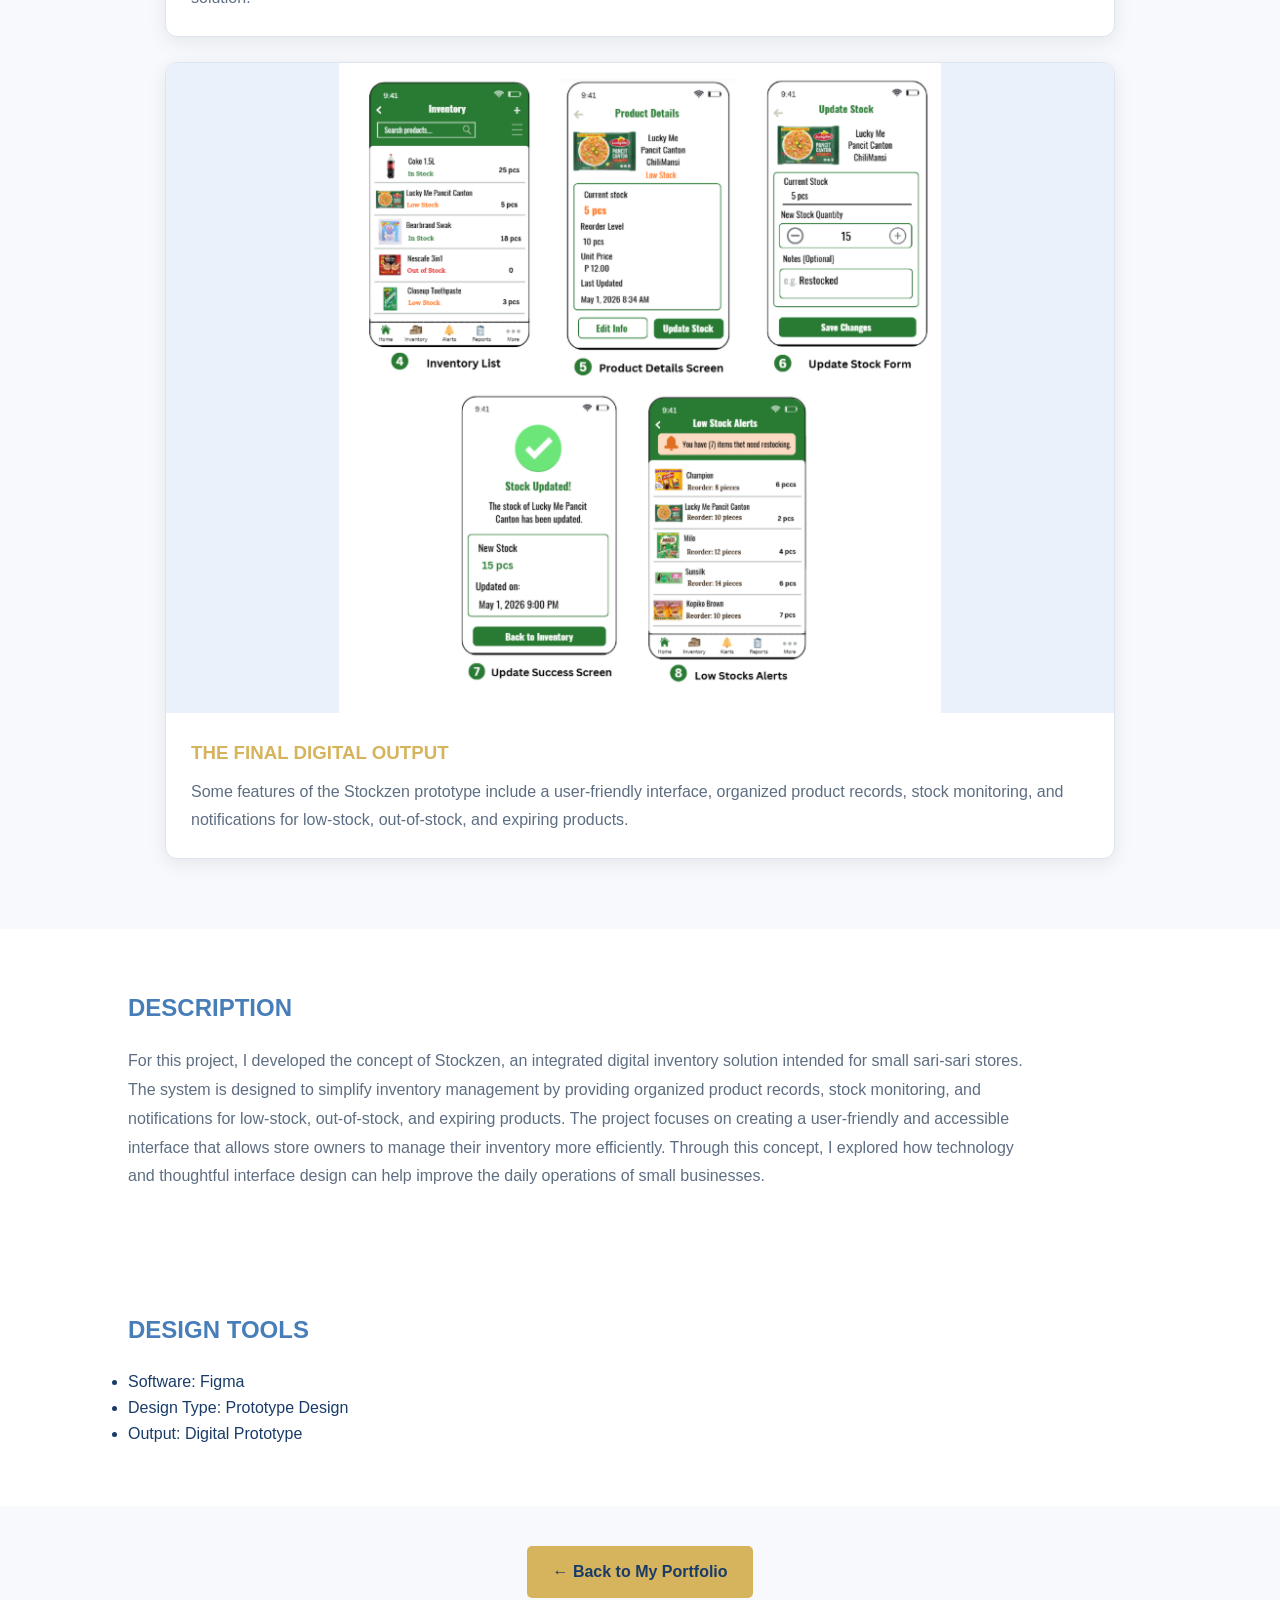
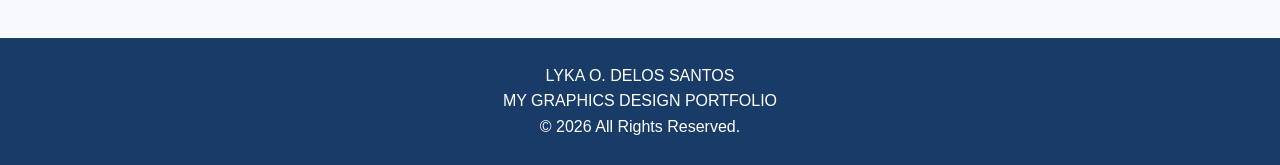
<file: Stockzen.html>
<!DOCTYPE html>
<html lang="en">

<head>

    <meta charset="UTF-8">

    <meta name="viewport"
          content="width=device-width, initial-scale=1.0">

    <title>Stockzen Project | Lyka's Portfolio</title>

    <!-- Connect to Main CSS -->
   <link rel="stylesheet" href="style.css">
    <link rel="stylesheet" href="Stockzen.css">

    <script src="script.js" defer></script>

</head>

<body>

    <!-- HEADER -->

    <header class="details-header">

        <a href="Index.html" class="logo">
            <img src="Images/Lyka's logo.jpeg" alt="Lyka's Logo">
        </a>


        <a href="Index.html#projects">
            ← Back to Projects
        </a>

        <button id="themeToggle" onclick="toggleTheme()">
            Dark Mode
        </button>

    </header>


    <!-- PROJECT INTRODUCTION -->

    <section class="project-intro">

        <p class="subtitle">HCI FINAL PROJECT</p>

        <h1>STOCKZEN</h1>

        <h3>An Integrated Digital Inventory Solution for Sari-Sari Stores</h3>

        <p>A cozy café logo concept that represents warmth, 
            creativity, and the welcoming atmosphere of Brew Haven.</p>

    </section>


    <!-- PROJECT DETAILS -->

    <section class="project-information">

        <h2>OVERVIEW</h2>

        <p>Stockzen is a proposed digital inventory management solution designed to help sari-sari store owners organize 
            and monitor their inventory. The project aims to provide a more convenient way of managing product records, 
            tracking stock availability, and monitoring inventory levels through a centralized digital platform.</p>


    </section>


    <!-- DIGITAL OUTPUT -->

    <section class="artwork-section">

        <div class="section-heading">


            <h2>PROTOTYPING IN FIGMA</h2>

            <p>
                Here is the screenshot of the prototype created in Figma.
            </p>

        </div>

                <div class="artwork-card">

            <img src="Images/StockzenFigma.jpg"
                 alt="Final digital artwork">

            <div class="artwork-caption">

                <h3>MY WORKSTATION</h3>

                <p>
                    I used Figma to create and develop the Stockzen prototype. Through the software, 
                    I arranged the visual elements, refined the interface design, and enhanced 
                    the overall user experience to achieve a functional and user-friendly inventory management solution.
                </p>

            </div>

        </div> <br>



        <div class="artwork-card">

            <img src="Images/StockzenUI.png"
                 alt="Final digital artwork">

            <div class="artwork-caption">

                <h3>THE FINAL DIGITAL OUTPUT</h3>

                <p>
                    Some features of the Stockzen prototype include a user-friendly interface, organized product records,
                    stock monitoring, and notifications for low-stock, out-of-stock, and expiring products.
                </p>

            </div>

        </div> 

    </section>


    <section class="project-information">

        <h2>DESCRIPTION</h2>

        <p>For this project, I developed the concept of Stockzen, an integrated digital inventory solution intended for small sari-sari stores. 
            The system is designed to simplify inventory management by providing organized product records, stock monitoring, and notifications 
            for low-stock, out-of-stock, and expiring products. The project focuses on creating a user-friendly and accessible interface that 
            allows store owners to manage their inventory more efficiently. Through this concept, I explored how technology and thoughtful 
            interface design can help improve the daily operations of small businesses.</p>


    </section>


    <section class="project-information">

        <h2>DESIGN TOOLS</h2>

        <ul>
            <li>Software: Figma</li>
            <li>Design Type: Prototype Design</li>
            <li>Output: Digital Prototype</li>
        </ul>

    </section>


    <!-- BACK TO PROJECTS -->

    <div class="back-project">

        <a href="Index.html#projects">
            ← Back to My Portfolio
        </a>

    </div>


    <!-- FOOTER -->

    <footer>

        <p>LYKA O. DELOS SANTOS</p>

        <p>MY GRAPHICS DESIGN PORTFOLIO</p>

        <p>© 2026 All Rights Reserved.</p>

    </footer>


</body>

</html>
</file>
<file: style.css>
* {
    margin: 0;
    padding: 0;
    box-sizing: border-box;
}

html {
    scroll-behavior: smooth;
}

body {
    font-family: Arial, sans-serif;
    background-color: var(--background);
    color: var(--text-color);
    line-height: 1.6;
    transition: 0.3s;
}


/* =================================
   2. LIGHT AND DARK MODE COLORS
================================= */

:root {
    --background: #F8F9FC;
    --section-bg: #FFFFFF;
    --text-color: #193B68;
    --paragraph-color: #5E6E82;

    --primary-blue: #477DB8;
    --dark-blue: #193B68;
    --gold: #D6B45D;
    --light-blue: #EAF1FA;

    --card-bg: #FFFFFF;
    --border-color: #DCE4EF;
}

/* DARK MODE */

body.dark-mode {
    --background: #151E2B;
    --section-bg: #202A38;
    --text-color: #F1F5FA;
    --paragraph-color: #B9C5D3;

    --primary-blue: #79A9DF;
    --dark-blue: #A9C8EE;
    --gold: #E5C66F;
    --light-blue: #29394D;

    --card-bg: #202A38;
    --border-color: #38495D;
}


/* =================================
   3. HEADER AND NAVIGATION
================================= */

header {
    background-color: var(--section-bg);
    padding: 20px 8%;
    border-bottom: 2px solid var(--gold);
}

nav {
    display: flex;
    justify-content: space-between;
    align-items: center;
}

.logo img{
    width: 70%;
    height: 70px;
    object-fit: contain;
    display: block;
}


nav ul {
    display: flex;
    list-style: none;
    gap: 25px;
}

nav ul li a {
    text-decoration: none;
    color: var(--text-color);
    font-size: 14px;
    font-weight: bold;
    transition: 0.3s;
}

nav ul li a:hover {
    color: var(--gold);
}


/* =================================
   4. HOME SECTION
================================= */

#home {
    min-height: 550px;
    padding: 80px 10%;
    display: flex;
    justify-content: space-between;
    align-items: center;
    gap: 40px;
}

.intro {
    max-width: 550px;
}

.intro h1 {
    font-size: 42px;
    color: var(--dark-blue);
    margin-bottom: 15px;
}

.intro h2 {
    color: var(--gold);
    margin-bottom: 15px;
}

.intro p {
    color: var(--paragraph-color);
    margin-bottom: 20px;
}

.intro a {
    display: inline-block;
    background-color: var(--gold);
    color: #193B68;
    padding: 12px 20px;
    text-decoration: none;
    border-radius: 5px;
    font-weight: bold;
    margin-top: 10px;
}

.profile-picture img {
    width: 300px;
    height: 300px;
    object-fit: cover;
    border: 6px solid var(--gold);
    border-radius: 10px;
}


/* =================================
   5. ABOUT ME SECTION
================================= */

#about {
    background-color: var(--section-bg);
    padding: 70px 10%;
    text-align: center;
}

#about h2,
#projects h2,
#skills h2,
#certificates h2,
#contact h2 {
    color: var(--primary-blue);
    font-size: 30px;
    margin-bottom: 30px;
}

.about-content {
    display: flex;
    align-items: center;
    gap: 40px;
    text-align: left;
}

.about-content img {
    width: 250px;
    border: 4px solid var(--gold);
    border-radius: 10px;
}

.about-content p {
    color: var(--paragraph-color);
    margin-bottom: 15px;
}


/* =================================
   6. PROJECTS SECTION
================================= */

#projects {
    padding: 70px 10%;
    text-align: center;
}

.project-container {
    display: grid;
    grid-template-columns: repeat(3, 1fr);
    gap: 25px;
}

.project-card {
    background-color: var(--card-bg);
    border: 1px solid var(--border-color);
    border-bottom: 4px solid var(--gold);
    border-radius: 10px;
    padding: 20px;
    transition: 0.3s;
}

.project-card:hover {
    transform: translateY(-8px);
}

.project-card img {
    width: 100%;
    height: 160px;
    object-fit: cover;
    border-radius: 5px;
}

.project-card h3 {
    color: var(--primary-blue);
    margin: 15px 0;
}

.project-card p {
    color: var(--paragraph-color);
    font-size: 14px;
}

.project-card a {
    display: inline-block;
    margin-top: 15px;
    color: var(--gold);
    font-weight: bold;
    text-decoration: none;
}


/* PROJECT SEARCH BAR */
.project-search {
    display: flex;
    justify-content: center;
    gap: 10px;
    max-width: 550px;
    margin: 0 auto 35px;
}

.project-search input {
    flex: 1;
    width: 100%;
    padding: 14px 18px;
    border: 2px solid var(--gold);
    border-radius: 8px;
    background-color: var(--card-bg);
    color: var(--text-color);
    outline: none;
    font-size: 15px;
}

.project-search input:focus {
    border-color: var(--primary-blue);
    box-shadow: 0 0 8px rgba(71, 125, 184, 0.2);
}

.project-search button {
    padding: 12px 20px;
    background-color: var(--gold);
    color: #193B68;
    border-radius: 8px;
    font-weight: bold;
    cursor: pointer;
}

.project-search button:hover {
    background-color: var(--primary-blue);
    color: white;
}

/* NO RESULTS MESSAGE */
.no-projects {
    color: var(--paragraph-color);
    margin: 20px 0;
    text-align: center;
    font-size: 16px;
}

/* MOBILE SEARCH */
@media screen and (max-width: 600px) {
    .project-search {
        flex-direction: column;
    }

    .project-search button {
        width: 100%;
    }
}

/* =================================
   7. SKILLS SECTION
================================= */

#skills {
    background-color: var(--section-bg);
    padding: 70px 10%;
    text-align: center;
}

.skills-container {
    display: flex;
    justify-content: center;
    gap: 40px;
}

.skills-container div {
    background-color: var(--card-bg);
    border: 1px solid var(--border-color);
    border-radius: 10px;
    padding: 25px;
    width: 50%;
    text-align: left;
}

.skills-container h3 {
    color: var(--gold);
    margin-bottom: 15px;
}

.skills-container ul {
    padding-left: 20px;
    color: var(--paragraph-color);
}

.skills-container li {
    padding: 7px;
}


/* =================================
   8. CERTIFICATES SECTION
================================= */

#certificates {
    padding: 70px 10%;
    text-align: center;
}

.certificate-container {
    display: grid;
    grid-template-columns: repeat(2, 1fr);
    gap: 25px;
}

.certificate-card {
    background-color: var(--card-bg);
    border: 1px solid var(--gold);
    border-radius: 10px;
    padding: 20px;
}

.certificate-card:hover{
    transform: translateY(-5px);
    border-color: var(--blue);
    box-shadow: 0 8px 20px rgba(19, 59, 104, 0.15);
}

.certificate-card img {
    width: 100%;
    max-height: 250px;
    object-fit: contain;
}

.certificate-card h3 {
    color: var(--primary-blue);
    margin: 10px;
}

.certificate-card p {
    color: var(--paragraph-color);
}

.certificate-card a {
    color: var(--gold);
    font-weight: bold;
    text-decoration: none;
}


/* =================================
   9. CONTACT SECTION
================================= */

#contact {
    background-color: var(--section-bg);
    padding: 70px 10%;
}

.contact-container {
    display: flex;
    justify-content: space-between;
    gap: 40px;
}

.social-links {
    display: flex;
    flex-direction: column;
    gap: 20px;
}

.social-item {
    display: flex;
    align-items: center;
    gap: 15px;

    color: var(--text-color);
    text-decoration: none;

    padding: 12px;
    border-radius: 8px;

    transition: 0.3s;
}

.social-item img {
    width: 30px;
    height: 30px;
    object-fit: contain;
}

.social-item:hover {
    background-color: var(--light-blue);
    color: var(--gold);
    transform: translateX(5px);
}

.social-item span {
    font-weight: bold;
}
.social-links {
    color: var(--paragraph-color);
}

form {
    width: 50%;
    display: flex;
    flex-direction: column;
    gap: 12px;
}

form h3 {
    color: var(--gold);
}

input,
textarea {
    padding: 12px;
    border: 1px solid var(--border-color);
    background-color: var(--background);
    color: var(--text-color);
    border-radius: 5px;
}

button {
    padding: 12px;
    border: none;
    background-color: var(--gold);
    color: #193B68;
    font-weight: bold;
    border-radius: 5px;
    cursor: pointer;
}

button:hover {
    opacity: 0.8;
}


/* =================================
   10. FOOTER
================================= */

footer {
    background-color: var(--dark-blue);
    color: white;
    text-align: center;
    padding: 25px;
}


/* =================================
   11. RESPONSIVE DESIGN
================================= */

@media screen and (max-width: 768px) {

    nav {
        flex-direction: column;
        gap: 15px;
    }

    nav ul {
        flex-wrap: wrap;
        justify-content: center;
        gap: 12px;
    }

    #home,
    .about-content,
    .contact-container {
        flex-direction: column;
        text-align: center;
    }

    .project-container {
        grid-template-columns: 1fr;
    }

    .skills-container {
        flex-direction: column;
    }

    .skills-container div,
    form {
        width: 100%;
    }

    .certificate-container {
        grid-template-columns: 1fr;
    }

    .intro h1 {
        font-size: 30px;
    }

    .profile-picture img {
        width: 230px;
        height: 230px;
    }
}

/* Hamburger Menu Button */
.menu-toggle {
    display: none;
    background: none;
    border: none;
    color: var(--dark-blue);
    font-size: 28px;
    cursor: pointer;
    padding: 5px 10px;
}

/* Mobile Navigation */
@media screen and (max-width: 768px) {

    nav {
        position: relative;
        display: flex;
        flex-direction: row;
        justify-content: space-between;
        align-items: center;
        flex-wrap: wrap;
    }

    .menu-toggle {
        display: block;
        margin-left: auto;
    }

    nav ul {
        display: none;
        flex-direction: column;
        width: 100%;
        text-align: center;
        gap: 15px;
        padding: 20px 0;
        background: var(--section-bg);
    }

    nav ul.show-menu {
        display: flex;
    }

    nav ul li {
        width: 100%;
    }

    nav ul li a {
        display: block;
        padding: 10px;
    }
}
</file>
<file: Activity2.css>
.details-header {
    display: flex;
    justify-content: space-between;
    align-items: center;
    padding: 20px 8%;
    background: var(--section-bg);
    border-bottom: 2px solid var(--gold);
    gap: 15px;
}

.details-header a {
    color: var(--primary-blue);
    text-decoration: none;
    font-weight: bold;
}


/* PROJECT INTRODUCTION */

.project-intro {
    text-align: center;
    padding: 80px 10%;
}

.subtitle {
    color: var(--gold);
    font-weight: bold;
    letter-spacing: 3px;
    font-size: 13px;
}

.project-intro h1 {
    color: var(--primary-blue);
    font-size: 45px;
    margin: 10px 0;
}

.project-intro h3 {
    color: var(--gold);
    margin-bottom: 20px;
}

.project-intro p {
    color: var(--paragraph-color);
    max-width: 650px;
    margin: 10px auto;
}


/* PROJECT INFORMATION */

.project-information {
    padding: 60px 10%;
    background: var(--section-bg);
}

.project-information h2,
.artwork-section h2,
.project-process h2,
.tools-section h2 {
    color: var(--primary-blue);
    margin-bottom: 20px;
}

.project-information > p {
    color: var(--paragraph-color);
    line-height: 1.8;
    max-width: 900px;
}

.project-info-grid {
    display: grid;
    grid-template-columns: repeat(4, 1fr);
    gap: 20px;
    margin-top: 30px;
}

.info-box {
    background: var(--card-bg);
    padding: 20px;
    border: 1px solid var(--border-color);
    border-bottom: 3px solid var(--gold);
    border-radius: 8px;
}

.info-box h3 {
    color: var(--gold);
    font-size: 15px;
    margin-bottom: 8px;
}

.info-box p {
    color: var(--paragraph-color);
}


/* SKETCH AND DIGITAL ART SECTIONS */

.artwork-section {
    padding: 70px 10%;
}

.section-heading {
    text-align: center;
    margin-bottom: 35px;
}

.section-heading p:last-child {
    color: var(--paragraph-color);
}

.artwork-card {
    background: var(--card-bg);
    border: 1px solid var(--border-color);
    border-radius: 12px;
    overflow: hidden;
    max-width: 950px;
    margin: auto;
    box-shadow: 0 5px 20px rgba(0,0,0,0.08);
}

.artwork-card img {
    display: block;
    width: 100%;
    max-height: 650px;
    object-fit: contain;
    background: var(--light-blue);
}

.artwork-caption {
    padding: 25px;
}

.artwork-caption h3 {
    color: var(--gold);
    margin-bottom: 10px;
}

.artwork-caption p {
    color: var(--paragraph-color);
    line-height: 1.7;
}


/* DESIGN PROCESS */

.project-process {
    background: var(--section-bg);
    padding: 70px 10%;
    text-align: center;
}

.process-grid {
    display: grid;
    grid-template-columns: repeat(4, 1fr);
    gap: 20px;
    margin-top: 30px;
}

.process-card {
    background: var(--card-bg);
    padding: 25px;
    border: 1px solid var(--border-color);
    border-radius: 10px;
}

.process-card span {
    color: var(--gold);
    font-size: 30px;
    font-weight: bold;
}

.process-card h3 {
    color: var(--primary-blue);
    margin: 12px 0;
}

.process-card p {
    color: var(--paragraph-color);
    font-size: 14px;
}



/* YOUR PORTFOLIO COLOR PALETTE */
:root {
    --navy: #133B68;
    --blue: #477DB8;
    --gold: #D6B450;
    --soft-blue: #EAF1FA;
    --off-white: #F8F9FC;
    --dark: #202A38;
}

/* FOUR ARTWORK CONTAINERS */
.artwork-container {
    display: grid;
    grid-template-columns: repeat(2, 1fr);
    gap: 25px;
    max-width: 1000px;
    margin: 30px auto;
}

/* INDIVIDUAL ARTWORK CARD */
.artwork-card {
    background-color: var(--off-white);
    padding: 22px;
    border: 2px solid var(--gold);
    border-radius: 12px;
    text-align: center;
    box-shadow: 0 5px 15px rgba(19, 59, 104, 0.10);
    transition: 0.3s ease;
}

/* HOVER EFFECT */
.artwork-card:hover {
    transform: translateY(-5px);
    border-color: var(--blue);
    box-shadow: 0 8px 20px rgba(19, 59, 104, 0.15);
}

/* IMAGE */
.artwork-card img {
    width: 100%;
    height: 250px;
    object-fit: contain;
    background-color: var(--soft-blue);
    border-radius: 8px;
    padding: 10px;
}

/* ARTWORK TITLE */
.artwork-card h3 {
    color: var(--navy);
    font-size: 18px;
    margin-top: 15px;
    font-weight: 600;
}

/* OPTIONAL DESCRIPTION */
.artwork-card p {
    color: var(--dark);
    font-size: 14px;
    line-height: 1.6;
}

/* MOBILE RESPONSIVE */
@media (max-width: 600px) {
    .artwork-container {
        grid-template-columns: 1fr;
    }
}


/* BACK TO PROJECTS */

.back-project {
    text-align: center;
    padding: 40px;
}

.back-project a {
    display: inline-block;
    padding: 13px 25px;
    background: var(--gold);
    color: #193B68;
    text-decoration: none;
    font-weight: bold;
    border-radius: 5px;
}


/* RESPONSIVE DESIGN */

@media screen and (max-width: 768px) {

    .details-header {
        flex-wrap: wrap;
        justify-content: center;
    }

    .project-intro h1 {
        font-size: 32px;
    }

    .project-info-grid {
        grid-template-columns: repeat(2, 1fr);
    }

    .process-grid {
        grid-template-columns: repeat(2, 1fr);
    }

    .artwork-section,
    .project-information,
    .project-process {
        padding: 45px 6%;
    }

}

@media screen and (max-width: 480px) {

    .project-info-grid,
    .process-grid {
        grid-template-columns: 1fr;
    }

}
</file>
<file: Activity4.css>
.details-header {
    display: flex;
    justify-content: space-between;
    align-items: center;
    padding: 20px 8%;
    background: var(--section-bg);
    border-bottom: 2px solid var(--gold);
    gap: 15px;
}

.details-header a {
    color: var(--primary-blue);
    text-decoration: none;
    font-weight: bold;
}


/* PROJECT INTRODUCTION */

.project-intro {
    text-align: center;
    padding: 80px 10%;
}

.subtitle {
    color: var(--gold);
    font-weight: bold;
    letter-spacing: 3px;
    font-size: 13px;
}

.project-intro h1 {
    color: var(--primary-blue);
    font-size: 45px;
    margin: 10px 0;
}

.project-intro h3 {
    color: var(--gold);
    margin-bottom: 20px;
}

.project-intro p {
    color: var(--paragraph-color);
    max-width: 650px;
    margin: 10px auto;
}


/* PROJECT INFORMATION */

.project-information {
    padding: 60px 10%;
    background: var(--section-bg);
}

.project-information h2,
.artwork-section h2,
.project-process h2,
.tools-section h2 {
    color: var(--primary-blue);
    margin-bottom: 20px;
}

.project-information > p {
    color: var(--paragraph-color);
    line-height: 1.8;
    max-width: 900px;
}

.project-info-grid {
    display: grid;
    grid-template-columns: repeat(4, 1fr);
    gap: 20px;
    margin-top: 30px;
}

.info-box {
    background: var(--card-bg);
    padding: 20px;
    border: 1px solid var(--border-color);
    border-bottom: 3px solid var(--gold);
    border-radius: 8px;
}

.info-box h3 {
    color: var(--gold);
    font-size: 15px;
    margin-bottom: 8px;
}

.info-box p {
    color: var(--paragraph-color);
}


/* SKETCH AND DIGITAL ART SECTIONS */

.artwork-section {
    padding: 70px 10%;
}

.section-heading {
    text-align: center;
    margin-bottom: 35px;
}

.section-heading p:last-child {
    color: var(--paragraph-color);
}

.artwork-card {
    background: var(--card-bg);
    border: 1px solid var(--border-color);
    border-radius: 12px;
    overflow: hidden;
    max-width: 950px;
    margin: auto;
    box-shadow: 0 5px 20px rgba(0,0,0,0.08);
}

.artwork-card img {
    display: block;
    width: 100%;
    max-height: 650px;
    object-fit: contain;
    background: var(--light-blue);
}

.artwork-caption {
    padding: 25px;
}

.artwork-caption h3 {
    color: var(--gold);
    margin-bottom: 10px;
}

.artwork-caption p {
    color: var(--paragraph-color);
    line-height: 1.7;
}


/* DESIGN PROCESS */

.project-process {
    background: var(--section-bg);
    padding: 70px 10%;
    text-align: center;
}

.process-grid {
    display: grid;
    grid-template-columns: repeat(4, 1fr);
    gap: 20px;
    margin-top: 30px;
}

.process-card {
    background: var(--card-bg);
    padding: 25px;
    border: 1px solid var(--border-color);
    border-radius: 10px;
}

.process-card span {
    color: var(--gold);
    font-size: 30px;
    font-weight: bold;
}

.process-card h3 {
    color: var(--primary-blue);
    margin: 12px 0;
}

.process-card p {
    color: var(--paragraph-color);
    font-size: 14px;
}


/* BACK TO PROJECTS */

.back-project {
    text-align: center;
    padding: 40px;
}

.back-project a {
    display: inline-block;
    padding: 13px 25px;
    background: var(--gold);
    color: #193B68;
    text-decoration: none;
    font-weight: bold;
    border-radius: 5px;
}


/* RESPONSIVE DESIGN */

@media screen and (max-width: 768px) {

    .details-header {
        flex-wrap: wrap;
        justify-content: center;
    }

    .project-intro h1 {
        font-size: 32px;
    }

    .project-info-grid {
        grid-template-columns: repeat(2, 1fr);
    }

    .process-grid {
        grid-template-columns: repeat(2, 1fr);
    }

    .artwork-section,
    .project-information,
    .project-process {
        padding: 45px 6%;
    }

}

@media screen and (max-width: 480px) {

    .project-info-grid,
    .process-grid {
        grid-template-columns: 1fr;
    }

}
</file>
<file: Activity5.css>
.details-header {
    display: flex;
    justify-content: space-between;
    align-items: center;
    padding: 20px 8%;
    background: var(--section-bg);
    border-bottom: 2px solid var(--gold);
    gap: 15px;
}

.details-header a {
    color: var(--primary-blue);
    text-decoration: none;
    font-weight: bold;
}


/* PROJECT INTRODUCTION */

.project-intro {
    text-align: center;
    padding: 80px 10%;
}

.subtitle {
    color: var(--gold);
    font-weight: bold;
    letter-spacing: 3px;
    font-size: 13px;
}

.project-intro h1 {
    color: var(--primary-blue);
    font-size: 45px;
    margin: 10px 0;
}

.project-intro h3 {
    color: var(--gold);
    margin-bottom: 20px;
}

.project-intro p {
    color: var(--paragraph-color);
    max-width: 650px;
    margin: 10px auto;
}


/* PROJECT INFORMATION */

.project-information {
    padding: 60px 10%;
    background: var(--section-bg);
}

.project-information h2,
.artwork-section h2,
.project-process h2,
.tools-section h2 {
    color: var(--primary-blue);
    margin-bottom: 20px;
}

.project-information > p {
    color: var(--paragraph-color);
    line-height: 1.8;
    max-width: 900px;
}

.project-info-grid {
    display: grid;
    grid-template-columns: repeat(4, 1fr);
    gap: 20px;
    margin-top: 30px;
}

.info-box {
    background: var(--card-bg);
    padding: 20px;
    border: 1px solid var(--border-color);
    border-bottom: 3px solid var(--gold);
    border-radius: 8px;
}

.info-box h3 {
    color: var(--gold);
    font-size: 15px;
    margin-bottom: 8px;
}

.info-box p {
    color: var(--paragraph-color);
}


/* SKETCH AND DIGITAL ART SECTIONS */

.artwork-section {
    padding: 70px 10%;
}

.section-heading {
    text-align: center;
    margin-bottom: 35px;
}

.section-heading p:last-child {
    color: var(--paragraph-color);
}

.artwork-card {
    background: var(--card-bg);
    border: 1px solid var(--border-color);
    border-radius: 12px;
    overflow: hidden;
    max-width: 950px;
    margin: auto;
    box-shadow: 0 5px 20px rgba(0,0,0,0.08);
}

.artwork-card img {
    display: block;
    width: 100%;
    max-height: 650px;
    object-fit: contain;
    background: var(--light-blue);
}

.artwork-caption {
    padding: 25px;
}

.artwork-caption h3 {
    color: var(--gold);
    margin-bottom: 10px;
}

.artwork-caption p {
    color: var(--paragraph-color);
    line-height: 1.7;
}


/* DESIGN PROCESS */

.project-process {
    background: var(--section-bg);
    padding: 70px 10%;
    text-align: center;
}

.process-grid {
    display: grid;
    grid-template-columns: repeat(4, 1fr);
    gap: 20px;
    margin-top: 30px;
}

.process-card {
    background: var(--card-bg);
    padding: 25px;
    border: 1px solid var(--border-color);
    border-radius: 10px;
}

.process-card span {
    color: var(--gold);
    font-size: 30px;
    font-weight: bold;
}

.process-card h3 {
    color: var(--primary-blue);
    margin: 12px 0;
}

.process-card p {
    color: var(--paragraph-color);
    font-size: 14px;
}


/* BACK TO PROJECTS */

.back-project {
    text-align: center;
    padding: 40px;
}

.back-project a {
    display: inline-block;
    padding: 13px 25px;
    background: var(--gold);
    color: #193B68;
    text-decoration: none;
    font-weight: bold;
    border-radius: 5px;
}


/* RESPONSIVE DESIGN */

@media screen and (max-width: 768px) {

    .details-header {
        flex-wrap: wrap;
        justify-content: center;
    }

    .project-intro h1 {
        font-size: 32px;
    }

    .project-info-grid {
        grid-template-columns: repeat(2, 1fr);
    }

    .process-grid {
        grid-template-columns: repeat(2, 1fr);
    }

    .artwork-section,
    .project-information,
    .project-process {
        padding: 45px 6%;
    }

}

@media screen and (max-width: 480px) {

    .project-info-grid,
    .process-grid {
        grid-template-columns: 1fr;
    }

}
</file>
<file: Activity6.css>
.details-header {
    display: flex;
    justify-content: space-between;
    align-items: center;
    padding: 20px 8%;
    background: var(--section-bg);
    border-bottom: 2px solid var(--gold);
    gap: 15px;
}

.details-header a {
    color: var(--primary-blue);
    text-decoration: none;
    font-weight: bold;
}


/* PROJECT INTRODUCTION */

.project-intro {
    text-align: center;
    padding: 80px 10%;
}

.subtitle {
    color: var(--gold);
    font-weight: bold;
    letter-spacing: 3px;
    font-size: 13px;
}

.project-intro h1 {
    color: var(--primary-blue);
    font-size: 45px;
    margin: 10px 0;
}

.project-intro h3 {
    color: var(--gold);
    margin-bottom: 20px;
}

.project-intro p {
    color: var(--paragraph-color);
    max-width: 650px;
    margin: 10px auto;
}


/* PROJECT INFORMATION */

.project-information {
    padding: 60px 10%;
    background: var(--section-bg);
}

.project-information h2,
.artwork-section h2,
.project-process h2,
.tools-section h2 {
    color: var(--primary-blue);
    margin-bottom: 20px;
}

.project-information > p {
    color: var(--paragraph-color);
    line-height: 1.8;
    max-width: 900px;
}

.project-info-grid {
    display: grid;
    grid-template-columns: repeat(4, 1fr);
    gap: 20px;
    margin-top: 30px;
}

.info-box {
    background: var(--card-bg);
    padding: 20px;
    border: 1px solid var(--border-color);
    border-bottom: 3px solid var(--gold);
    border-radius: 8px;
}

.info-box h3 {
    color: var(--gold);
    font-size: 15px;
    margin-bottom: 8px;
}

.info-box p {
    color: var(--paragraph-color);
}


/* SKETCH AND DIGITAL ART SECTIONS */

.artwork-section {
    padding: 70px 10%;
}

.section-heading {
    text-align: center;
    margin-bottom: 35px;
}

.section-heading p:last-child {
    color: var(--paragraph-color);
}

.artwork-card {
    background: var(--card-bg);
    border: 1px solid var(--border-color);
    border-radius: 12px;
    overflow: hidden;
    max-width: 950px;
    margin: auto;
    box-shadow: 0 5px 20px rgba(0,0,0,0.08);
}

.artwork-card img {
    display: block;
    width: 100%;
    max-height: 650px;
    object-fit: contain;
    background: var(--light-blue);
}

.artwork-caption {
    padding: 25px;
}

.artwork-caption h3 {
    color: var(--gold);
    margin-bottom: 10px;
}

.artwork-caption p {
    color: var(--paragraph-color);
    line-height: 1.7;
}


/* DESIGN PROCESS */

.project-process {
    background: var(--section-bg);
    padding: 70px 10%;
    text-align: center;
}

.process-grid {
    display: grid;
    grid-template-columns: repeat(4, 1fr);
    gap: 20px;
    margin-top: 30px;
}

.process-card {
    background: var(--card-bg);
    padding: 25px;
    border: 1px solid var(--border-color);
    border-radius: 10px;
}

.process-card span {
    color: var(--gold);
    font-size: 30px;
    font-weight: bold;
}

.process-card h3 {
    color: var(--primary-blue);
    margin: 12px 0;
}

.process-card p {
    color: var(--paragraph-color);
    font-size: 14px;
}


/* BACK TO PROJECTS */

.back-project {
    text-align: center;
    padding: 40px;
}

.back-project a {
    display: inline-block;
    padding: 13px 25px;
    background: var(--gold);
    color: #193B68;
    text-decoration: none;
    font-weight: bold;
    border-radius: 5px;
}


/* RESPONSIVE DESIGN */

@media screen and (max-width: 768px) {

    .details-header {
        flex-wrap: wrap;
        justify-content: center;
    }

    .project-intro h1 {
        font-size: 32px;
    }

    .project-info-grid {
        grid-template-columns: repeat(2, 1fr);
    }

    .process-grid {
        grid-template-columns: repeat(2, 1fr);
    }

    .artwork-section,
    .project-information,
    .project-process {
        padding: 45px 6%;
    }

}

@media screen and (max-width: 480px) {

    .project-info-grid,
    .process-grid {
        grid-template-columns: 1fr;
    }

}
</file>
<file: CiscoCert.css>
.details-header {
    display: flex;
    justify-content: space-between;
    align-items: center;
    padding: 20px 8%;
    background: var(--section-bg);
    border-bottom: 2px solid var(--gold);
    gap: 15px;
}

.details-header a {
    color: var(--primary-blue);
    text-decoration: none;
    font-weight: bold;
}



/* PROJECT INFORMATION */

.project-information {
    padding: 60px 10%;
    background: var(--section-bg);
}

.project-information h2,
.artwork-section h2,
.project-process h2,
.tools-section h2 {
    color: var(--primary-blue);
    margin-bottom: 20px;
}

.project-information > p {
    color: var(--paragraph-color);
    line-height: 1.8;
    max-width: 900px;
}

.project-info-grid {
    display: grid;
    grid-template-columns: repeat(4, 1fr);
    gap: 20px;
    margin-top: 30px;
}

.info-box {
    background: var(--card-bg);
    padding: 20px;
    border: 1px solid var(--border-color);
    border-bottom: 3px solid var(--gold);
    border-radius: 8px;
}

.info-box h3 {
    color: var(--gold);
    font-size: 15px;
    margin-bottom: 8px;
}

.info-box p {
    color: var(--paragraph-color);
}


/* SKETCH AND DIGITAL ART SECTIONS */

.artwork-section {
    padding: 70px 10%;
}

.section-heading {
    text-align: center;
    margin-bottom: 35px;
}

.section-heading p:last-child {
    color: var(--paragraph-color);
}

.artwork-card {
    background-color: var(--off-white);
    padding: 22px;
    border: 2px solid var(--gold);
    border-radius: 12px;
    text-align: center;
    box-shadow: 0 5px 15px rgba(19, 59, 104, 0.10);
    transition: 0.3s ease;
}

.artwork-card:hover {
    transform: translateY(-5px);
    box-shadow: 0 10px 20px rgba(19, 59, 104, 0.15);
}
.artwork-card img {
    display: block;
    width: 100%;
    max-height: 650px;
    object-fit: contain;
    background: var(--light-blue);
}

.artwork-caption {
    padding: 25px;
}

.artwork-caption h3 {
    color: var(--gold);
    margin-bottom: 10px;
}

.artwork-caption p {
    color: var(--paragraph-color);
    line-height: 1.7;
}

.back-project {
    text-align: center;
    padding: 40px;
}

.back-project a {
    display: inline-block;
    padding: 13px 25px;
    background: var(--gold);
    color: #193B68;
    text-decoration: none;
    font-weight: bold;
    border-radius: 5px;
}


/* RESPONSIVE DESIGN */

@media screen and (max-width: 768px) {

    .details-header {
        flex-wrap: wrap;
        justify-content: center;
    }

    .project-intro h1 {
        font-size: 32px;
    }

    .project-info-grid {
        grid-template-columns: repeat(2, 1fr);
    }

    .process-grid {
        grid-template-columns: repeat(2, 1fr);
    }

    .artwork-section,
    .project-information,
    .project-process {
        padding: 45px 6%;
    }

}

@media screen and (max-width: 480px) {

    .project-info-grid,
    .process-grid {
        grid-template-columns: 1fr;
    }

}
</file>
<file: IntraSkills.css>
.details-header {
    display: flex;
    justify-content: space-between;
    align-items: center;
    padding: 20px 8%;
    background: var(--section-bg);
    border-bottom: 2px solid var(--gold);
    gap: 15px;
}

.details-header a {
    color: var(--primary-blue);
    text-decoration: none;
    font-weight: bold;
}



/* PROJECT INFORMATION */

.project-information {
    padding: 60px 10%;
    background: var(--section-bg);
}

.project-information h2,
.artwork-section h2,
.project-process h2,
.tools-section h2 {
    color: var(--primary-blue);
    margin-bottom: 20px;
}

.project-information > p {
    color: var(--paragraph-color);
    line-height: 1.8;
    max-width: 900px;
}

.project-info-grid {
    display: grid;
    grid-template-columns: repeat(4, 1fr);
    gap: 20px;
    margin-top: 30px;
}

.info-box {
    background: var(--card-bg);
    padding: 20px;
    border: 1px solid var(--border-color);
    border-bottom: 3px solid var(--gold);
    border-radius: 8px;
}

.info-box h3 {
    color: var(--gold);
    font-size: 15px;
    margin-bottom: 8px;
}

.info-box p {
    color: var(--paragraph-color);
}


/* SKETCH AND DIGITAL ART SECTIONS */

.artwork-section {
    padding: 70px 10%;
}

.section-heading {
    text-align: center;
    margin-bottom: 35px;
}

.section-heading p:last-child {
    color: var(--paragraph-color);
}

.artwork-card {
    background-color: var(--off-white);
    padding: 22px;
    border: 2px solid var(--gold);
    border-radius: 12px;
    text-align: center;
    box-shadow: 0 5px 15px rgba(19, 59, 104, 0.10);
    transition: 0.3s ease;
}

.artwork-card:hover {
    transform: translateY(-5px);
    box-shadow: 0 10px 20px rgba(19, 59, 104, 0.15);
}
.artwork-card img {
    display: block;
    width: 100%;
    max-height: 650px;
    object-fit: contain;
    background: var(--light-blue);
}

.artwork-caption {
    padding: 25px;
}

.artwork-caption h3 {
    color: var(--gold);
    margin-bottom: 10px;
}

.artwork-caption p {
    color: var(--paragraph-color);
    line-height: 1.7;
}

.back-project {
    text-align: center;
    padding: 40px;
}

.back-project a {
    display: inline-block;
    padding: 13px 25px;
    background: var(--gold);
    color: #193B68;
    text-decoration: none;
    font-weight: bold;
    border-radius: 5px;
}


/* RESPONSIVE DESIGN */

@media screen and (max-width: 768px) {

    .details-header {
        flex-wrap: wrap;
        justify-content: center;
    }

    .project-intro h1 {
        font-size: 32px;
    }

    .project-info-grid {
        grid-template-columns: repeat(2, 1fr);
    }

    .process-grid {
        grid-template-columns: repeat(2, 1fr);
    }

    .artwork-section,
    .project-information,
    .project-process {
        padding: 45px 6%;
    }

}

@media screen and (max-width: 480px) {

    .project-info-grid,
    .process-grid {
        grid-template-columns: 1fr;
    }

}
</file>
<file: JavaCert.css>
.details-header {
    display: flex;
    justify-content: space-between;
    align-items: center;
    padding: 20px 8%;
    background: var(--section-bg);
    border-bottom: 2px solid var(--gold);
    gap: 15px;
}

.details-header a {
    color: var(--primary-blue);
    text-decoration: none;
    font-weight: bold;
}



/* PROJECT INFORMATION */

.project-information {
    padding: 60px 10%;
    background: var(--section-bg);
}

.project-information h2,
.artwork-section h2,
.project-process h2,
.tools-section h2 {
    color: var(--primary-blue);
    margin-bottom: 20px;
}

.project-information > p {
    color: var(--paragraph-color);
    line-height: 1.8;
    max-width: 900px;
}

.project-info-grid {
    display: grid;
    grid-template-columns: repeat(4, 1fr);
    gap: 20px;
    margin-top: 30px;
}

.info-box {
    background: var(--card-bg);
    padding: 20px;
    border: 1px solid var(--border-color);
    border-bottom: 3px solid var(--gold);
    border-radius: 8px;
}

.info-box h3 {
    color: var(--gold);
    font-size: 15px;
    margin-bottom: 8px;
}

.info-box p {
    color: var(--paragraph-color);
}


/* SKETCH AND DIGITAL ART SECTIONS */

.artwork-section {
    padding: 70px 10%;
}

.section-heading {
    text-align: center;
    margin-bottom: 35px;
}

.section-heading p:last-child {
    color: var(--paragraph-color);
}

.artwork-card {
    background-color: var(--off-white);
    padding: 22px;
    border: 2px solid var(--gold);
    border-radius: 12px;
    text-align: center;
    box-shadow: 0 5px 15px rgba(19, 59, 104, 0.10);
    transition: 0.3s ease;
}

.artwork-card:hover {
    transform: translateY(-5px);
    box-shadow: 0 10px 20px rgba(19, 59, 104, 0.15);
}
.artwork-card img {
    display: block;
    width: 100%;
    max-height: 650px;
    object-fit: contain;
    background: var(--light-blue);
}

.artwork-caption {
    padding: 25px;
}

.artwork-caption h3 {
    color: var(--gold);
    margin-bottom: 10px;
}

.artwork-caption p {
    color: var(--paragraph-color);
    line-height: 1.7;
}

.back-project {
    text-align: center;
    padding: 40px;
}

.back-project a {
    display: inline-block;
    padding: 13px 25px;
    background: var(--gold);
    color: #193B68;
    text-decoration: none;
    font-weight: bold;
    border-radius: 5px;
}


/* RESPONSIVE DESIGN */

@media screen and (max-width: 768px) {

    .details-header {
        flex-wrap: wrap;
        justify-content: center;
    }

    .project-intro h1 {
        font-size: 32px;
    }

    .project-info-grid {
        grid-template-columns: repeat(2, 1fr);
    }

    .process-grid {
        grid-template-columns: repeat(2, 1fr);
    }

    .artwork-section,
    .project-information,
    .project-process {
        padding: 45px 6%;
    }

}

@media screen and (max-width: 480px) {

    .project-info-grid,
    .process-grid {
        grid-template-columns: 1fr;
    }

}
</file>
<file: NCII.css>
.details-header {
    display: flex;
    justify-content: space-between;
    align-items: center;
    padding: 20px 8%;
    background: var(--section-bg);
    border-bottom: 2px solid var(--gold);
    gap: 15px;
}

.details-header a {
    color: var(--primary-blue);
    text-decoration: none;
    font-weight: bold;
}



/* PROJECT INFORMATION */

.project-information {
    padding: 60px 10%;
    background: var(--section-bg);
}

.project-information h2,
.artwork-section h2,
.project-process h2,
.tools-section h2 {
    color: var(--primary-blue);
    margin-bottom: 20px;
}

.project-information > p {
    color: var(--paragraph-color);
    line-height: 1.8;
    max-width: 900px;
}

.project-info-grid {
    display: grid;
    grid-template-columns: repeat(4, 1fr);
    gap: 20px;
    margin-top: 30px;
}

.info-box {
    background: var(--card-bg);
    padding: 20px;
    border: 1px solid var(--border-color);
    border-bottom: 3px solid var(--gold);
    border-radius: 8px;
}

.info-box h3 {
    color: var(--gold);
    font-size: 15px;
    margin-bottom: 8px;
}

.info-box p {
    color: var(--paragraph-color);
}


/* SKETCH AND DIGITAL ART SECTIONS */

.artwork-section {
    padding: 70px 10%;
}

.section-heading {
    text-align: center;
    margin-bottom: 35px;
}

.section-heading p:last-child {
    color: var(--paragraph-color);
}

.artwork-card {
    background-color: var(--off-white);
    padding: 22px;
    border: 2px solid var(--gold);
    border-radius: 12px;
    text-align: center;
    box-shadow: 0 5px 15px rgba(19, 59, 104, 0.10);
    transition: 0.3s ease;
}

.artwork-card:hover {
    transform: translateY(-5px);
    box-shadow: 0 10px 20px rgba(19, 59, 104, 0.15);
}
.artwork-card img {
    display: block;
    width: 100%;
    max-height: 650px;
    object-fit: contain;
    background: var(--light-blue);
}

.artwork-caption {
    padding: 25px;
}

.artwork-caption h3 {
    color: var(--gold);
    margin-bottom: 10px;
}

.artwork-caption p {
    color: var(--paragraph-color);
    line-height: 1.7;
}

.back-project {
    text-align: center;
    padding: 40px;
}

.back-project a {
    display: inline-block;
    padding: 13px 25px;
    background: var(--gold);
    color: #193B68;
    text-decoration: none;
    font-weight: bold;
    border-radius: 5px;
}


/* RESPONSIVE DESIGN */

@media screen and (max-width: 768px) {

    .details-header {
        flex-wrap: wrap;
        justify-content: center;
    }

    .project-intro h1 {
        font-size: 32px;
    }

    .project-info-grid {
        grid-template-columns: repeat(2, 1fr);
    }

    .process-grid {
        grid-template-columns: repeat(2, 1fr);
    }

    .artwork-section,
    .project-information,
    .project-process {
        padding: 45px 6%;
    }

}

@media screen and (max-width: 480px) {

    .project-info-grid,
    .process-grid {
        grid-template-columns: 1fr;
    }

}
</file>
<file: SelfM.css>
.details-header {
    display: flex;
    justify-content: space-between;
    align-items: center;
    padding: 20px 8%;
    background: var(--section-bg);
    border-bottom: 2px solid var(--gold);
    gap: 15px;
}

.details-header a {
    color: var(--primary-blue);
    text-decoration: none;
    font-weight: bold;
}



/* PROJECT INFORMATION */

.project-information {
    padding: 60px 10%;
    background: var(--section-bg);
}

.project-information h2,
.artwork-section h2,
.project-process h2,
.tools-section h2 {
    color: var(--primary-blue);
    margin-bottom: 20px;
}

.project-information > p {
    color: var(--paragraph-color);
    line-height: 1.8;
    max-width: 900px;
}

.project-info-grid {
    display: grid;
    grid-template-columns: repeat(4, 1fr);
    gap: 20px;
    margin-top: 30px;
}

.info-box {
    background: var(--card-bg);
    padding: 20px;
    border: 1px solid var(--border-color);
    border-bottom: 3px solid var(--gold);
    border-radius: 8px;
}

.info-box h3 {
    color: var(--gold);
    font-size: 15px;
    margin-bottom: 8px;
}

.info-box p {
    color: var(--paragraph-color);
}


/* SKETCH AND DIGITAL ART SECTIONS */

.artwork-section {
    padding: 70px 10%;
}

.section-heading {
    text-align: center;
    margin-bottom: 35px;
}

.section-heading p:last-child {
    color: var(--paragraph-color);
}

.artwork-card {
    background-color: var(--off-white);
    padding: 22px;
    border: 2px solid var(--gold);
    border-radius: 12px;
    text-align: center;
    box-shadow: 0 5px 15px rgba(19, 59, 104, 0.10);
    transition: 0.3s ease;
}

.artwork-card:hover {
    transform: translateY(-5px);
    box-shadow: 0 10px 20px rgba(19, 59, 104, 0.15);
}
.artwork-card img {
    display: block;
    width: 100%;
    max-height: 650px;
    object-fit: contain;
    background: var(--light-blue);
}

.artwork-caption {
    padding: 25px;
}

.artwork-caption h3 {
    color: var(--gold);
    margin-bottom: 10px;
}

.artwork-caption p {
    color: var(--paragraph-color);
    line-height: 1.7;
}

.back-project {
    text-align: center;
    padding: 40px;
}

.back-project a {
    display: inline-block;
    padding: 13px 25px;
    background: var(--gold);
    color: #193B68;
    text-decoration: none;
    font-weight: bold;
    border-radius: 5px;
}


/* RESPONSIVE DESIGN */

@media screen and (max-width: 768px) {

    .details-header {
        flex-wrap: wrap;
        justify-content: center;
    }

    .project-intro h1 {
        font-size: 32px;
    }

    .project-info-grid {
        grid-template-columns: repeat(2, 1fr);
    }

    .process-grid {
        grid-template-columns: repeat(2, 1fr);
    }

    .artwork-section,
    .project-information,
    .project-process {
        padding: 45px 6%;
    }

}

@media screen and (max-width: 480px) {

    .project-info-grid,
    .process-grid {
        grid-template-columns: 1fr;
    }

}
</file>
<file: Stockzen.css>
.details-header {
    display: flex;
    justify-content: space-between;
    align-items: center;
    padding: 20px 8%;
    background: var(--section-bg);
    border-bottom: 2px solid var(--gold);
    gap: 15px;
}

.details-header a {
    color: var(--primary-blue);
    text-decoration: none;
    font-weight: bold;
}


/* PROJECT INTRODUCTION */

.project-intro {
    text-align: center;
    padding: 80px 10%;
}

.subtitle {
    color: var(--gold);
    font-weight: bold;
    letter-spacing: 3px;
    font-size: 13px;
}

.project-intro h1 {
    color: var(--primary-blue);
    font-size: 45px;
    margin: 10px 0;
}

.project-intro h3 {
    color: var(--gold);
    margin-bottom: 20px;
}

.project-intro p {
    color: var(--paragraph-color);
    max-width: 650px;
    margin: 10px auto;
}


/* PROJECT INFORMATION */

.project-information {
    padding: 60px 10%;
    background: var(--section-bg);
}

.project-information h2,
.artwork-section h2,
.project-process h2,
.tools-section h2 {
    color: var(--primary-blue);
    margin-bottom: 20px;
}

.project-information > p {
    color: var(--paragraph-color);
    line-height: 1.8;
    max-width: 900px;
}

.project-info-grid {
    display: grid;
    grid-template-columns: repeat(4, 1fr);
    gap: 20px;
    margin-top: 30px;
}

.info-box {
    background: var(--card-bg);
    padding: 20px;
    border: 1px solid var(--border-color);
    border-bottom: 3px solid var(--gold);
    border-radius: 8px;
}

.info-box h3 {
    color: var(--gold);
    font-size: 15px;
    margin-bottom: 8px;
}

.info-box p {
    color: var(--paragraph-color);
}


/* SKETCH AND DIGITAL ART SECTIONS */

.artwork-section {
    padding: 70px 10%;
}

.section-heading {
    text-align: center;
    margin-bottom: 35px;
}

.section-heading p:last-child {
    color: var(--paragraph-color);
}

.artwork-card {
    background: var(--card-bg);
    border: 1px solid var(--border-color);
    border-radius: 12px;
    overflow: hidden;
    max-width: 950px;
    margin: auto;
    box-shadow: 0 5px 20px rgba(0,0,0,0.08);
}

.artwork-card img {
    display: block;
    width: 100%;
    max-height: 650px;
    object-fit: contain;
    background: var(--light-blue);
}

.artwork-caption {
    padding: 25px;
}

.artwork-caption h3 {
    color: var(--gold);
    margin-bottom: 10px;
}

.artwork-caption p {
    color: var(--paragraph-color);
    line-height: 1.7;
}


/* DESIGN PROCESS */

.project-process {
    background: var(--section-bg);
    padding: 70px 10%;
    text-align: center;
}

.process-grid {
    display: grid;
    grid-template-columns: repeat(4, 1fr);
    gap: 20px;
    margin-top: 30px;
}

.process-card {
    background: var(--card-bg);
    padding: 25px;
    border: 1px solid var(--border-color);
    border-radius: 10px;
}

.process-card span {
    color: var(--gold);
    font-size: 30px;
    font-weight: bold;
}

.process-card h3 {
    color: var(--primary-blue);
    margin: 12px 0;
}

.process-card p {
    color: var(--paragraph-color);
    font-size: 14px;
}


/* BACK TO PROJECTS */

.back-project {
    text-align: center;
    padding: 40px;
}

.back-project a {
    display: inline-block;
    padding: 13px 25px;
    background: var(--gold);
    color: #193B68;
    text-decoration: none;
    font-weight: bold;
    border-radius: 5px;
}


/* RESPONSIVE DESIGN */

@media screen and (max-width: 768px) {

    .details-header {
        flex-wrap: wrap;
        justify-content: center;
    }

    .project-intro h1 {
        font-size: 32px;
    }

    .project-info-grid {
        grid-template-columns: repeat(2, 1fr);
    }

    .process-grid {
        grid-template-columns: repeat(2, 1fr);
    }

    .artwork-section,
    .project-information,
    .project-process {
        padding: 45px 6%;
    }

}

@media screen and (max-width: 480px) {

    .project-info-grid,
    .process-grid {
        grid-template-columns: 1fr;
    }

}
</file>
